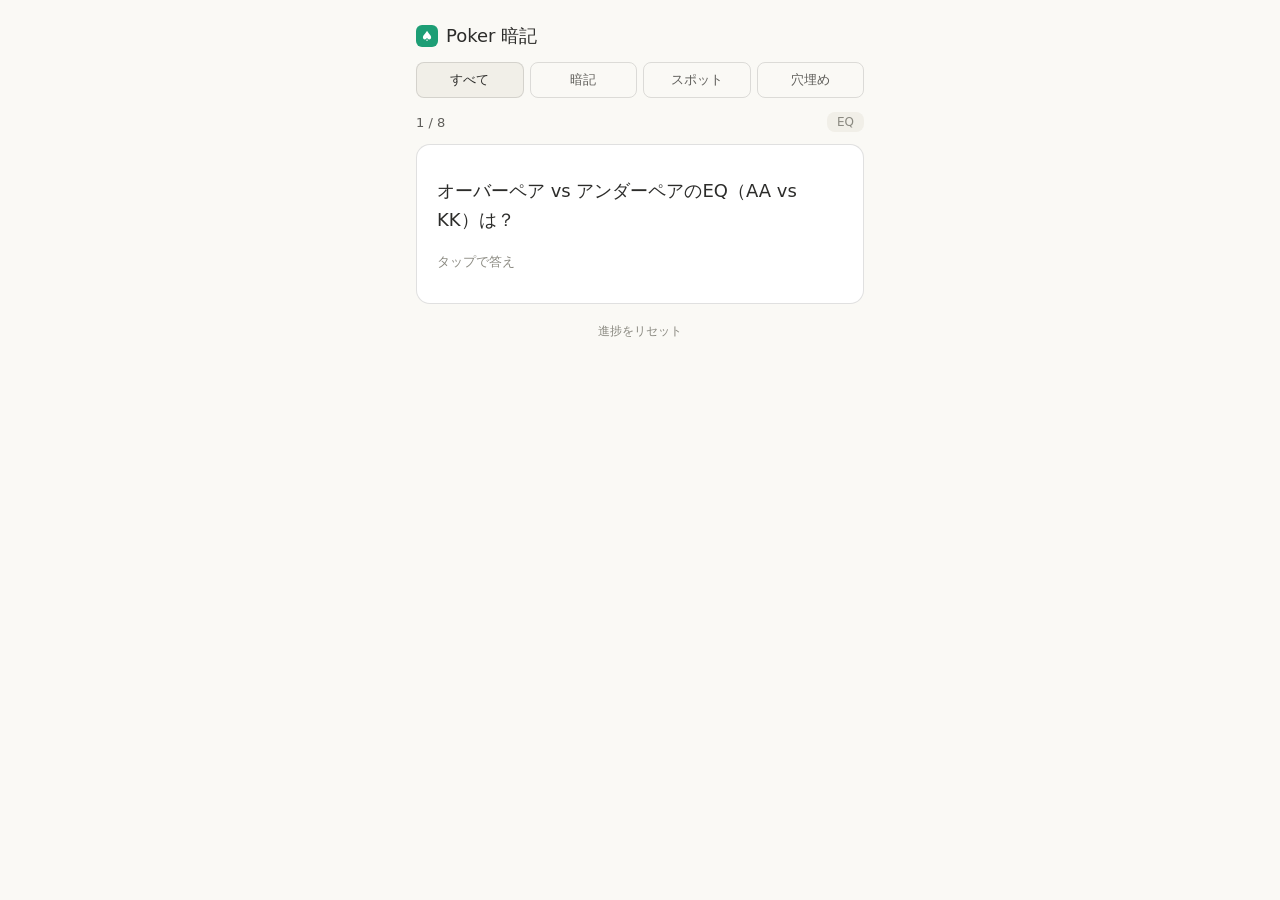
<file: index.html>
<!DOCTYPE html>
<html lang="ja">
<head>
<meta charset="utf-8">
<meta name="viewport" content="width=device-width,initial-scale=1,viewport-fit=cover">
<meta name="apple-mobile-web-app-capable" content="yes">
<meta name="mobile-web-app-capable" content="yes">
<meta name="apple-mobile-web-app-title" content="Poker暗記">
<meta name="apple-mobile-web-app-status-bar-style" content="default">
<meta name="theme-color" content="#1d9e75">
<link rel="apple-touch-icon" href='data:image/svg+xml,<svg xmlns="http://www.w3.org/2000/svg" viewBox="0 0 100 100"><rect width="100" height="100" rx="22" fill="%231d9e75"/><text x="50" y="72" font-size="58" text-anchor="middle" fill="white">&#9824;</text></svg>'>
<link rel="icon" href='data:image/svg+xml,<svg xmlns="http://www.w3.org/2000/svg" viewBox="0 0 100 100"><rect width="100" height="100" rx="22" fill="%231d9e75"/><text x="50" y="72" font-size="58" text-anchor="middle" fill="white">&#9824;</text></svg>'>
<title>Poker 暗記</title>
<style>
:root{
--page:#faf9f5;--bp:#ffffff;--bs:#f1efe8;--tp:#2c2c2a;--ts:#5f5e5a;--tt:#8a8980;
--bd:rgba(0,0,0,0.12);--rmd:8px;--rlg:14px;
--td:#a32d2d;--bgd:#fbeaea;--tw:#854f0b;--bgw:#faeeda;--tk:#0f6e56;--bgk:#e1f5ee;
}
@media(prefers-color-scheme:dark){:root{
--page:#1f1e1c;--bp:#2b2a27;--bs:#37352f;--tp:#f0eee6;--ts:#b4b2a9;--tt:#8a8980;
--bd:rgba(255,255,255,0.14);
--td:#f09595;--bgd:#3a2020;--tw:#efb05a;--bgw:#3a2f18;--tk:#5dcaa5;--bgk:#123a30;
}}
*{box-sizing:border-box;-webkit-tap-highlight-color:transparent;}
body{margin:0;font-family:-apple-system,BlinkMacSystemFont,system-ui,"Hiragino Sans",sans-serif;background:var(--page);color:var(--tp);-webkit-font-smoothing:antialiased;}
.wrap{max-width:480px;margin:0 auto;padding:18px 16px calc(24px + env(safe-area-inset-bottom));}
h1{font-size:18px;font-weight:500;margin:6px 0 14px;display:flex;align-items:center;gap:8px;}
h1 .dot{width:22px;height:22px;border-radius:6px;background:#1d9e75;color:#fff;display:flex;align-items:center;justify-content:center;font-size:14px;}
button{font-family:inherit;cursor:pointer;}
.card{background:var(--bp);border:0.5px solid var(--bd);border-radius:var(--rlg);}
.grade{flex:1;border:0.5px solid var(--bd);border-radius:var(--rmd);padding:14px 4px;font-size:14px;display:flex;flex-direction:column;align-items:center;gap:3px;}
.gsym{font-size:20px;line-height:1;}
.tag{font-size:12px;color:var(--tt);background:var(--bs);padding:3px 10px;border-radius:var(--rmd);}
.metric{flex:1;background:var(--bs);border-radius:var(--rmd);padding:10px;text-align:center;}
.metric .n{font-size:20px;font-weight:500;}
.metric .l{font-size:12px;color:var(--ts);}
.reset{font-size:12px;color:var(--tt);background:none;border:none;}
#modebar{display:flex;gap:6px;margin-bottom:14px;}
.mb{flex:1;padding:8px 4px;font-size:13px;border:0.5px solid var(--bd);border-radius:var(--rmd);background:transparent;color:var(--ts);}
.mb.on{background:var(--bs);color:var(--tp);font-weight:500;}
</style>
</head>
<body>
<div class="wrap">
<h1><span class="dot">&#9824;</span>Poker 暗記</h1>
<div id="modebar"></div>
<div id="app"></div>
<div style="text-align:center;margin-top:16px;"><button class="reset" onclick="pkReset()">進捗をリセット</button></div>
</div>
<script>
(function(){
var CARDS=[
{q:"オーバーペア vs アンダーペアのEQ（AA vs KK）は？",a:"約 80 : 20",tag:"EQ"},
{q:"2オーバー vs アンダーペア（AK vs 22）のEQは？ 通称は？",a:"約 50 : 50（フリップ）",tag:"EQ"},
{q:"2オーバー vs 2アンダーのスーテッドコネクター（AK vs 54s）のEQは？",a:"約 60 : 40",tag:"EQ"},
{q:"ドミネート（AK vs AQ）のEQは？",a:"約 75 : 25",tag:"EQ"},
{q:"2倍4倍の法則とは？",a:"リバーのみ＝アウツ×2 / ターン+リバー＝アウツ×4",tag:"EQ"},
{q:"NLHの全スターティングコンボ数は？",a:"1326",tag:"コンボ"},
{q:"ポケットペア1種のコンボ数は？",a:"6",tag:"コンボ"},
{q:"アンペアハンド1種のコンボ数は？（内訳も）",a:"16（スーテッド4 / オフ12）",tag:"コンボ"},
{q:"ポケットペアのコンボはブロッカーでどう減る？",a:"6 → 1枚で3 → 2枚で1",tag:"コンボ"},
{q:"33%ベットへの適正フォールド頻度は？",a:"約30%",tag:"フロップ"},
{q:"50%ベットへの適正フォールド頻度は？",a:"約40%",tag:"フロップ"},
{q:"75%ベットへの適正フォールド頻度は？",a:"約50%",tag:"フロップ"},
{q:"125%ベットへの適正フォールド頻度は？",a:"約60%",tag:"フロップ"},
{q:"ポット50%ベットの適正VB比は？（ブラフ割合も）",a:"3:1（ブラフ25%）",tag:"VB比"},
{q:"フォールドのEVは？",a:"いかなるスポットでも常に0",tag:"理論"},
{q:"α（必要ブラフ成功率）の式は？",a:"ベット ÷ トータルポット（＝1−MDF）",tag:"理論"},
{q:"MDF（最低ディフェンス頻度）の式は？",a:"ポット ÷(ポット+ベット)＝ 1−α",tag:"理論"},
{q:"ポラライズドレンジとは？",a:"強い手と弱い手の2極（中間はコールに残す）",tag:"レンジ"},
{q:"リニアレンジとは？",a:"強い順に選んだレンジ（形を指す語、ナッツを含むとは限らない）",tag:"レンジ"},
{q:"コンデンスドレンジとは？",a:"中程度だけ（キャップの一部で上下が欠ける）",tag:"レンジ"},
{q:"マージドレンジとは？",a:"強・中・弱を全部（GTOの大部分はこれ）",tag:"レンジ"},
{q:"キャップドレンジとは？",a:"強い手を持っていないレンジ（上限が限られる）",tag:"レンジ"},
{q:"エクイティ（EQ）とは？",a:"その時点でオールインした場合のポットシェア率（≒勝率）",tag:"概念"},
{q:"EQR（エクイティ実現性）とは？",a:"持つEQのうち実際どれだけ実現されるか。オールイン=100%が基準",tag:"概念"},
{q:"インディファレントとは？",a:"複数アクションのEVが等しい状態（＝境界）",tag:"概念"},
{q:"純粋戦略と混合戦略の違いは？",a:"純粋=1アクション100%（最高EV）/ 混合=複数を頻度で（全部同EV）",tag:"概念"},
{q:"ブロッカーとは？",a:"特定のハンドのコンボ数を減らすカード",tag:"概念"},
{q:"ドミネートとは？",a:"1枚共有しキッカーが上（AK vs AQ）。約75:25",tag:"概念"},
{q:"最もアンダーリアライズされやすいハンドの強さは？",a:"中程度のハンド（強い手にペイオフ・弱い手に降りられる板挟み）",tag:"概念"},
{q:"オープンレンジが狭くなる条件は？ なぜ？",a:"後ろの人数が多いほど狭い。強い手への放銃を避けるため",tag:"プリフロップ"},
{q:"オープンサイズを上げると、レンジはどう変わる？",a:"狭くなり、A/Kブロッカー持ち（3bet耐性）に寄る",tag:"プリフロップ"},
{q:"3betの2つの目的は？",a:"スチール（降ろして回収）と、強い手でバリュー",tag:"プリフロップ"},
{q:"3betレンジの広さを決める2要因は？（影響の大小も）",a:"相手のオープン幅（大）と後ろの人数（小）",tag:"プリフロップ"},
{q:"どのポジションからも3betできるハンドは？",a:"AQo+ / KTs+ / JJ+",tag:"プリフロップ"},
{q:"バリュー4bet / ブラフ4betの代表は？",a:"バリュー=QQ+/A5o、ブラフ=AJs〜KTsの4マス（+A5s）",tag:"プリフロップ"},
{q:"BBブラフ3betのスーテッド下限の暗記法は？",a:"UTG=K / HJ=K / CO=Q / BTN=Q / SB=J（〜T）のローs",tag:"プリフロップ"},
{q:"高レイキ環境とアンティ環境、レンジはどう変わる？",a:"高レイキ→タイト・スチール寄り / アンティ→ワイド（特にBB）",tag:"プリフロップ"},
{q:"マルチウェイで控えめ/積極にすべきハンドは？",a:"控えめ=Axs・SC（ドミネート）/ 積極=ポケットペア（セット）",tag:"プリフロップ"},
{q:"CB戦略を予想する3変数は？",a:"①エクイティ/ナッツ優位 ②ダイナミック/スタティック ③ペイオフリスク",tag:"フロップ"},
{q:"エクイティ優位とナッツ優位、それぞれどのCB戦略？",a:"エクイティ優位→レンジベット / ナッツ優位→ポラー（大サイズ）",tag:"フロップ"},
{q:"レンジベットが成立する条件は？",a:"相手にトラッシュハンドが多い（Aハイ/Kハイで成立しやすい）",tag:"フロップ"},
{q:"ポラーCBの発生条件と特徴的なサイズは？",a:"ナッツアドバンテージ。ジオメトリックサイズ（リバーオールインへ）",tag:"フロップ"},
{q:"3betポットCBの型（Aハイ/Kハイ/Q-Jハイ/10以下）は？",a:"20%広く / 33%レンジ / 50%打ち分け / 75%ポラー",tag:"フロップ"},
{q:"3betポットで色なしポケットをどう扱う？",a:"タフコールしない。色あり（セットがクリーン）を優先ディフェンス",tag:"フロップ"},
{q:"ターンのレンジ推定3手順は？",a:"プリフロップレンジ→フロップのアクションで絞る→ターンカードで進展",tag:"ターン"},
{q:"オーバーベットプローブの発生条件は？",a:"chk-chk後、ストレート/フラッシュ/ペア未完成（IPがキャップ）",tag:"ターン"},
{q:"ターンのベットサイズは何を狙って決める？",a:"相手レンジの密度が高い帯をインディファレントにするサイズ",tag:"ターン"},
{q:"「頻度より◯◯を覚える」。◯◯は？ なぜ？",a:"境界（indifferent）。混合戦略の頻度ミスは罰されにくい",tag:"原則"},
{q:"ハンドの強さは何で決まる？",a:"相手のレンジ次第（絶対値でなく相対価値）",tag:"原則"},
{q:"AKQゲームが証明した「ポラーが強い」結論は？",a:"EQ互角でもEVは3倍。ポラー対コンデンスではポジション有利も消滅",tag:"原則"},
{q:"GTOとエクスプロイトの関係は？",a:"GTOは搾取されない盾。リークが見えたら捨ててエクスプロイト",tag:"原則"},
{q:"UTGオープンの境界（下限）ハンドは？",a:"ATo/KJo/QJo（2broadway下限）、ポケ5以下は低頻度、Kxs=K5sまで、A3s=indifferent",tag:"プリフロ境界"},
{q:"HJオープンの境界ハンドは？",a:"A9o、KT/QT/JT=indifferent、ポケ4から、suited下限8xs",tag:"プリフロ境界"},
{q:"COオープンの境界ハンドは？",a:"Axo=A9/A8/A5（A5は飛び地）、2broadwayピュア、suited下限7xs、Q5s",tag:"プリフロ境界"},
{q:"BTNオープンの境界ハンドは？",a:"A3o+、オフ下限9xo、ポケ全ピュア、suited下限6xs、Qxロー全/J5・J4s",tag:"プリフロ境界"},
{q:"A5が飛び地でオープンされる理由は？",a:"ホイール（A2345）で最高キッカー。A6/A7より価値が高い瞬間がある",tag:"プリフロ境界"},
{q:"状況で混ぜる（境界の）3betハンドは？",a:"KJo+/JTs+/Axs/ローポケット（バランス・キャップ回避用）",tag:"プリフロ境界"},
{q:"SBオープンレンジの特徴は？",a:"≒BTN（リンプ頻度あり）。後ろ1人OOPと後ろ2人IPの長短が相殺",tag:"プリフロ境界"},
{q:"BTN vs BB、フロップ A72r（ドライAハイ）。あなたBTN、c-betする？",a:"★争点。GTO/ドラマ=レンジベット肯定。HHP=相手がスロープレイするのでチェックバックして情報を取る。卓が下手に受けるならチェックバック寄り",tag:"スポット"},
{q:"BTN vs BB、King94に33%CB被弾、AJo（バックドアFD付き）。守る？",a:"守る。33%CBの適正フォールドは下位30%。AJoはエースハイで下位30%に入らない。バックドアFD付きなら優先度↑（#11）",tag:"スポット"},
{q:"BTN vs BB、AK5、あなたBTNで5ヒット（ボトムペア）。リバーまでブラフに使う？",a:"使う。5を持つと相手のツーペア/トリップスのコンボが減る＝ブロッカーが優秀。ショーダウンバリューよりブロッカー優先（#15）",tag:"スポット"},
{q:"CO vs BTN 3betポット、K43ツートーン、33%CB被弾、8ポケ（色なし）。コール？",a:"フォールド。色なしポケットはセット時にフラッシュ被りで濁る。色あり優先、色なしはフォールド（#18）",tag:"スポット"},
{q:"BTN vs BB、KJ4r、フロップchk-chk、ターン3c。あなたBB、どうする？",a:"オーバーベットプローブ（250%等）。IPのチェックレンジがキャップ（強い手はCBに回る）。セットがナッツの未完成ボード（#21）",tag:"スポット"},
{q:"後ろにバリ型おじいちゃん（超タイト・3betはAKsのみ）。自分のオープンは？",a:"広げてスチール（降りやすい）。ただし3betされたらオーバーフォールド。limpレイズは降りる（#08）",tag:"スポット"},
{q:"AK vs 22、プリフロでオールイン。EQは？",a:"約50:50（フリップ）。2オーバー vs アンダーペア（#23）",tag:"スポット"},
{q:"マルチウェイ（3人）で A5s。参加する？",a:"控えめに。FD無しのAxsはキッカー上のAxsにドミネートされやすい。マルチウェイはポケットペアの方が向く（#10）",tag:"スポット"},
{q:"レンジ推定：CO vs BTN 3betポット、King94→33%CB→COコール→ターン10s。COのレンジは？（ポケ／2broadwayオフ／2broadways／フロップのフォールド率／ターンの進展）",a:"ポケ=10s以下を等頻度コール / 2broadwayオフ=ほぼ全フォールド / 2broadways=AQs・AJs・KQsがメイン / フロップは約40%フォールド（エクイティ差）/ ターン10sで KTs・T9s=2ペア、QTs・JTs=10ヒット+SDに進展（#19）",tag:"穴埋め"},
{q:"レンジ推定：BTN vs BB SRP、Q94r→50%CB→BBコール→ターン2c。BBの残存レンジは？",a:"50%CBに約40%フォールド→残るのは下限のポケット付近。ペア=4/9/Qヒット、ドロー=KJ/KT/JT（Q-9間SD）+バックドア付きAハイ。ターン2cはブランクで大きな変化なし（クイーンデュースが2ペア化する程度）（#19）",tag:"穴埋め"},
{q:"レンジ推定：UTG vs BB、A73ツートーン→33%CB→BBコール→ターン5h。BBのレンジは？",a:"エクイティ差で約45%フォールド（ハーツ無しのKハイ以下は壊滅）。残る=ハーツ持ちポケット/3ヒット/7ヒット/Aヒット、ドロー=45s/56s/46s（→ターン5hで進展・完成）。KThh等はフラッシュ完成（#19）",tag:"穴埋め"}
];
var KEY='pokerSRS_v1';
var IV={1:1,2:2,3:4,4:8,5:16};
function cid(q){var h=0;for(var i=0;i<q.length;i++)h=(h*31+q.charCodeAt(i))|0;return 'c'+(h>>>0).toString(36);}
CARDS.forEach(function(c){c.id=cid(c.q);});
function load(){try{return JSON.parse(localStorage.getItem(KEY))||{};}catch(e){return {};}}
function save(p){try{localStorage.setItem(KEY,JSON.stringify(p));}catch(e){}}
function tstr(){return new Date().toISOString().slice(0,10);}
function addD(n){var d=new Date();d.setDate(d.getDate()+n);return d.toISOString().slice(0,10);}
var prog=load();
var t=tstr();
var mode=localStorage.getItem('pokerMode')||'all';
function pool(){if(mode==='spot')return CARDS.filter(function(c){return c.tag==='スポット';});if(mode==='fill')return CARDS.filter(function(c){return c.tag==='穴埋め';});if(mode==='memo')return CARDS.filter(function(c){return c.tag!=='スポット'&&c.tag!=='穴埋め';});return CARDS;}
var queue=[],idx=0,showA=false;
function buildQueue(){var P=pool();var due=P.filter(function(c){return prog[c.id]&&prog[c.id].due<=t;});var fresh=P.filter(function(c){return !prog[c.id];}).slice(0,8);queue=due.concat(fresh);idx=0;showA=false;}
function boxes(){var P=pool();var b={};P.forEach(function(c){var r=prog[c.id];var k=r?r.box:0;b[k]=(b[k]||0)+1;});return b;}
window.pkFlip=function(){showA=true;render();};
window.pkGrade=function(g){var c=queue[idx];var r=prog[c.id]||{box:1};var box=r.box||1;if(g===3)box=Math.min(box+1,5);else if(g===1)box=1;prog[c.id]={box:box,due:addD(IV[box])};save(prog);idx++;showA=false;render();};
window.pkReset=function(){if(confirm('進捗をリセットしますか？')){prog={};save(prog);buildQueue();render();}};
window.pkMode=function(m){mode=m;localStorage.setItem('pokerMode',m);buildQueue();renderBar();render();};
function gb(g,label,sym,col,bg){return '<button class="grade" onclick="pkGrade('+g+')" style="background:'+bg+';color:'+col+';"><span class="gsym">'+sym+'</span>'+label+'</button>';}
function renderBar(){
 var modes=[['all','すべて'],['memo','暗記'],['spot','スポット'],['fill','穴埋め']];
 document.getElementById('modebar').innerHTML=modes.map(function(m){return '<button class="mb'+(mode===m[0]?' on':'')+'" onclick="pkMode(\''+m[0]+'\')">'+m[1]+'</button>';}).join('');
}
function render(){
 var fill=mode==='fill';var spot=mode==='spot';
 if(idx>=queue.length){
  var b=boxes();var P=pool();var learning=P.length-(b[0]||0)-(b[5]||0);
  app.innerHTML='<div class="card" style="padding:1.75rem 1.25rem;text-align:center;">'
   +'<div style="font-size:34px;color:var(--tk);margin-bottom:8px;">&#10003;</div>'
   +'<p style="font-size:18px;font-weight:500;margin:0 0 4px;">今日のぶん、完了</p>'
   +'<p style="font-size:14px;color:var(--ts);margin:0 0 16px;">'+queue.length+' 枚やりました</p>'
   +'<div style="display:flex;gap:8px;">'
   +'<div class="metric"><div class="l">定着</div><div class="n">'+(b[5]||0)+'</div></div>'
   +'<div class="metric"><div class="l">学習中</div><div class="n">'+learning+'</div></div>'
   +'<div class="metric"><div class="l">未学習</div><div class="n">'+(b[0]||0)+'</div></div>'
   +'</div></div>';
  return;
 }
 var c=queue[idx];
 var prompt=fill?'考えてからタップ':(spot?'どうする？ 考えてからタップ':'タップで答え');
 var head='<div style="display:flex;justify-content:space-between;align-items:center;margin-bottom:12px;">'
  +'<span style="font-size:13px;color:var(--ts);">'+(idx+1)+' / '+queue.length+'</span>'
  +'<span class="tag">'+(c.tag||'')+'</span></div>';
 if(!showA){
  app.innerHTML=head+'<div class="card" onclick="pkFlip()" style="padding:2rem 1.25rem;min-height:150px;display:flex;flex-direction:column;justify-content:center;">'
   +'<p style="font-size:'+(fill||spot?'17px':'18px')+';line-height:1.6;margin:0;">'+c.q+'</p>'
   +'<p style="font-size:13px;color:var(--tt);margin:18px 0 0;">'+prompt+'</p></div>';
 } else {
  app.innerHTML=head+'<div class="card" style="padding:1.5rem 1.25rem;min-height:150px;">'
   +'<p style="font-size:15px;line-height:1.5;margin:0 0 12px;color:var(--ts);">'+c.q+'</p>'
   +'<div style="border-top:0.5px solid var(--bd);padding-top:14px;"><p style="font-size:'+(fill||spot?'16px':'19px')+';line-height:1.6;margin:0;font-weight:500;">'+c.a+'</p></div></div>'
   +'<div style="display:flex;gap:8px;margin-top:12px;">'
   +gb(1,'忘れた','&#215;','var(--td)','var(--bgd)')
   +gb(2,'微妙','&#8722;','var(--tw)','var(--bgw)')
   +gb(3,'覚えた','&#10003;','var(--tk)','var(--bgk)')
   +'</div>';
 }
}
var app=document.getElementById('app');
buildQueue();renderBar();render();
})();
</script>
</body>
</html>
</file>
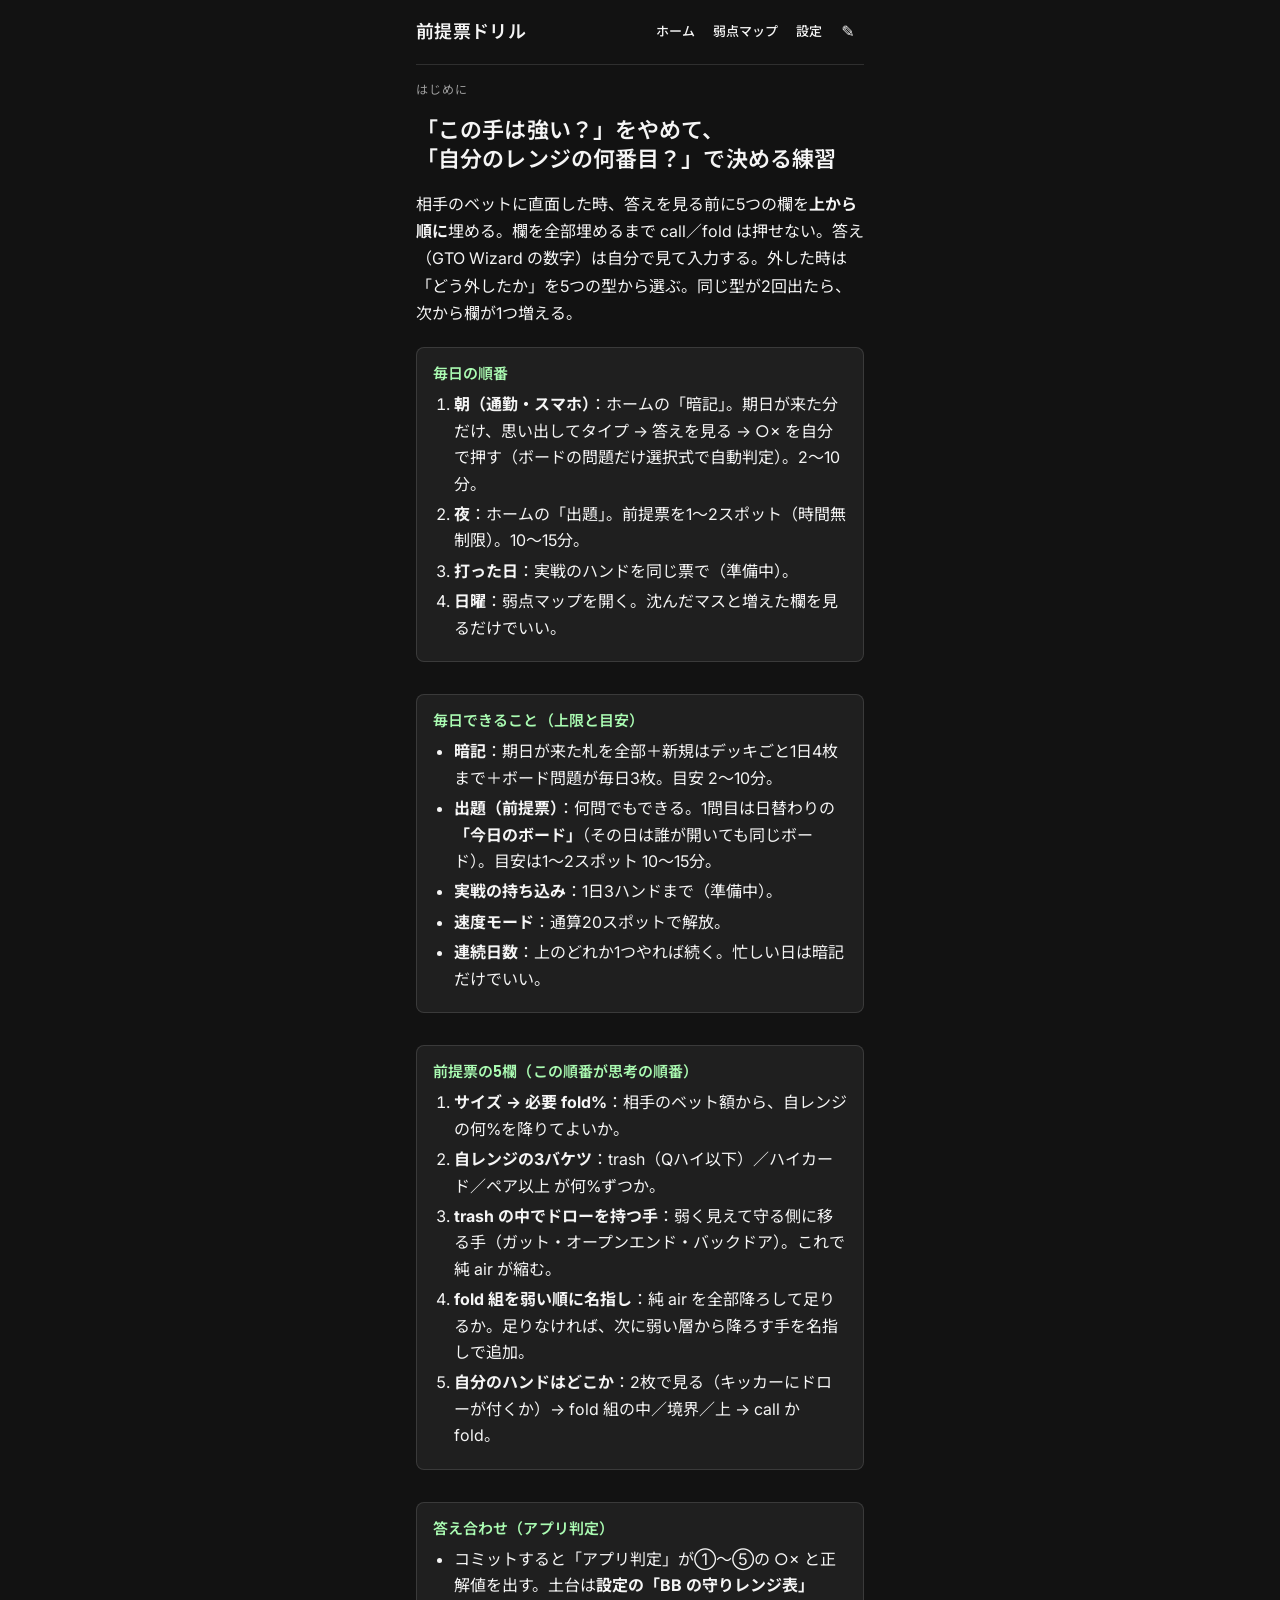
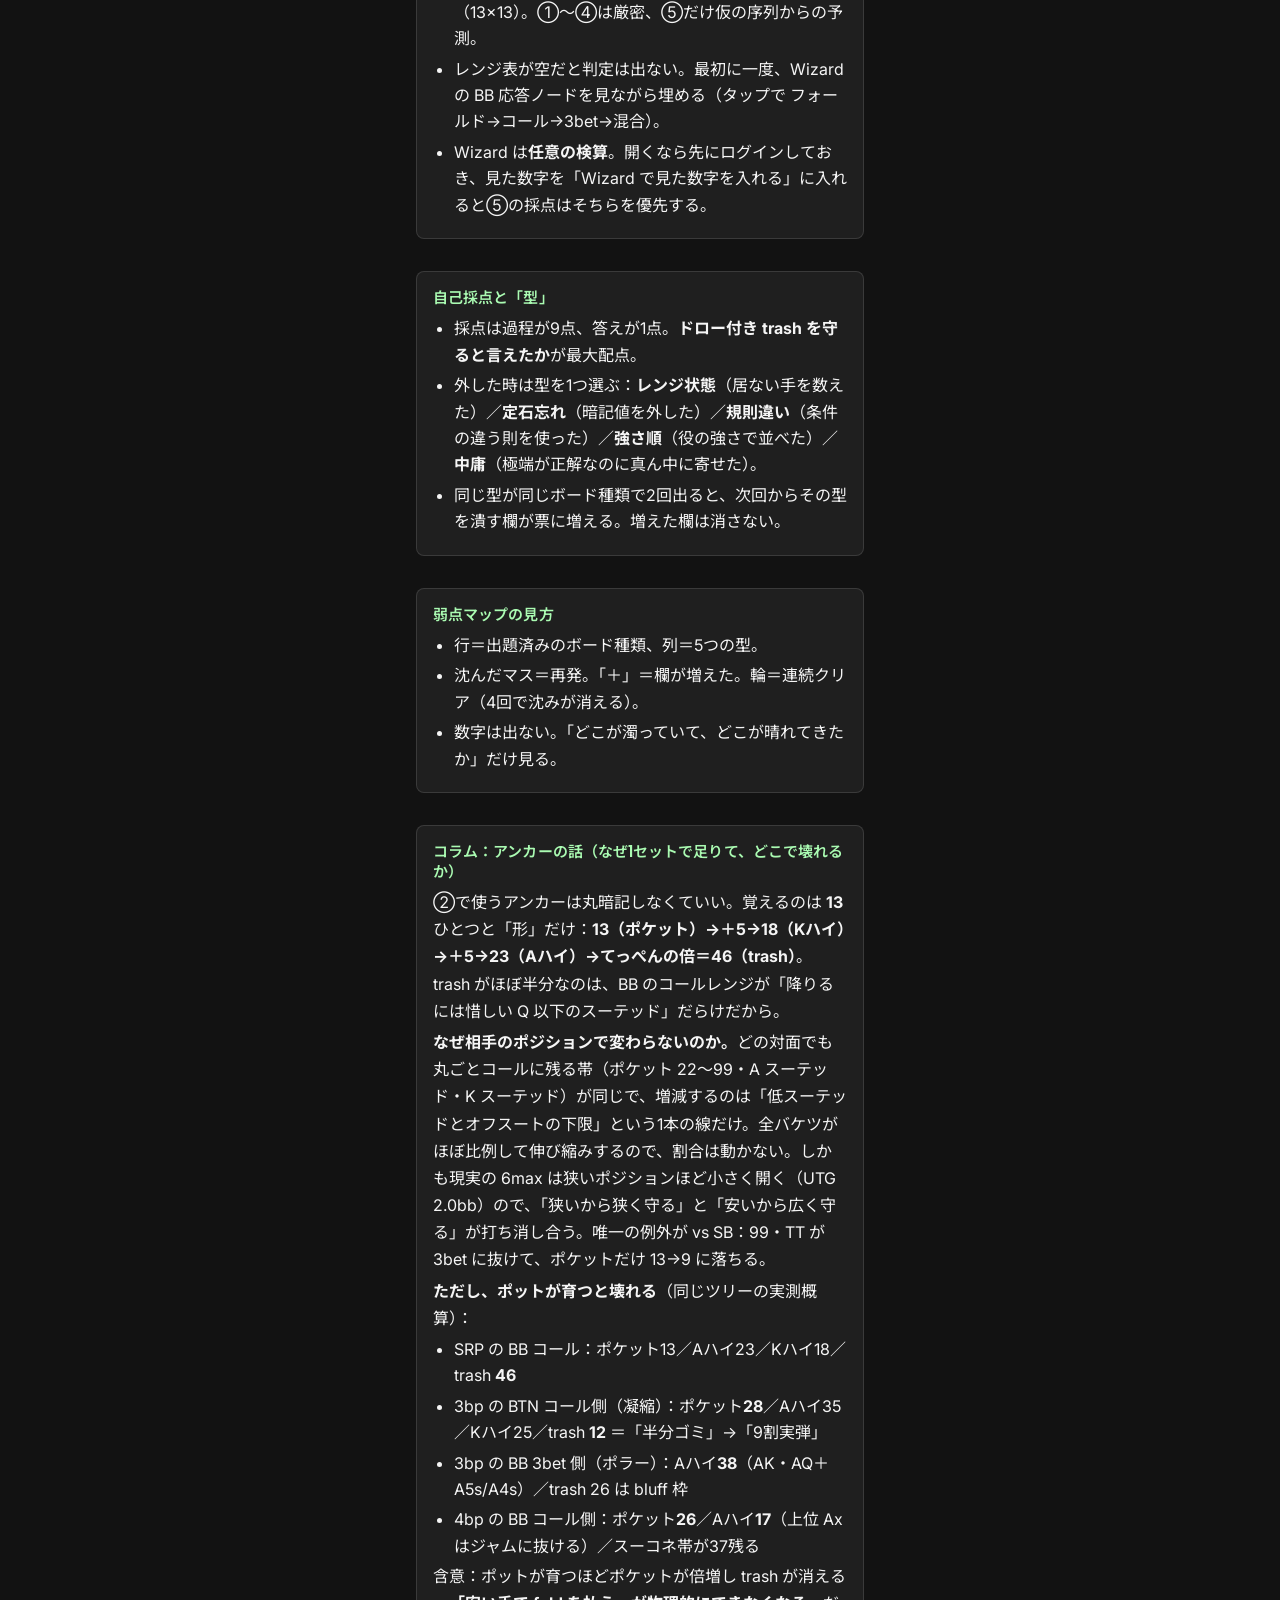
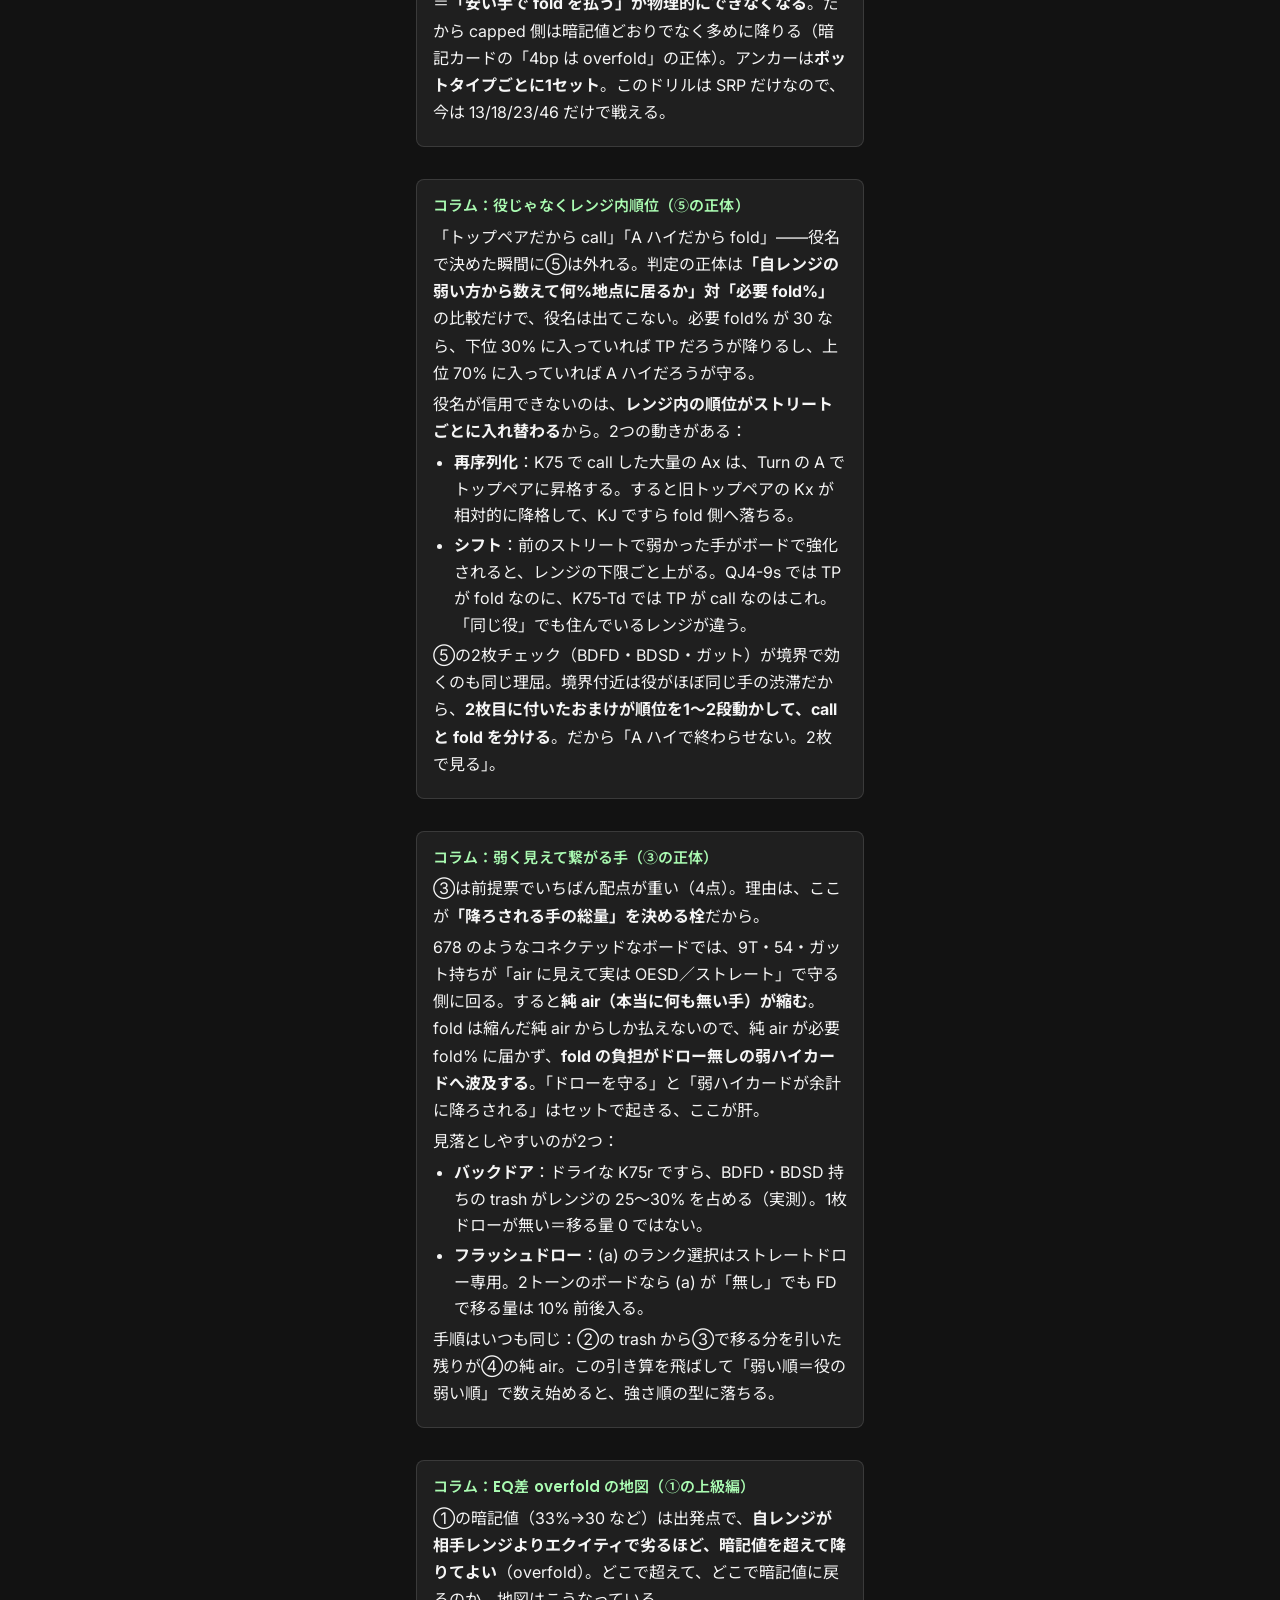
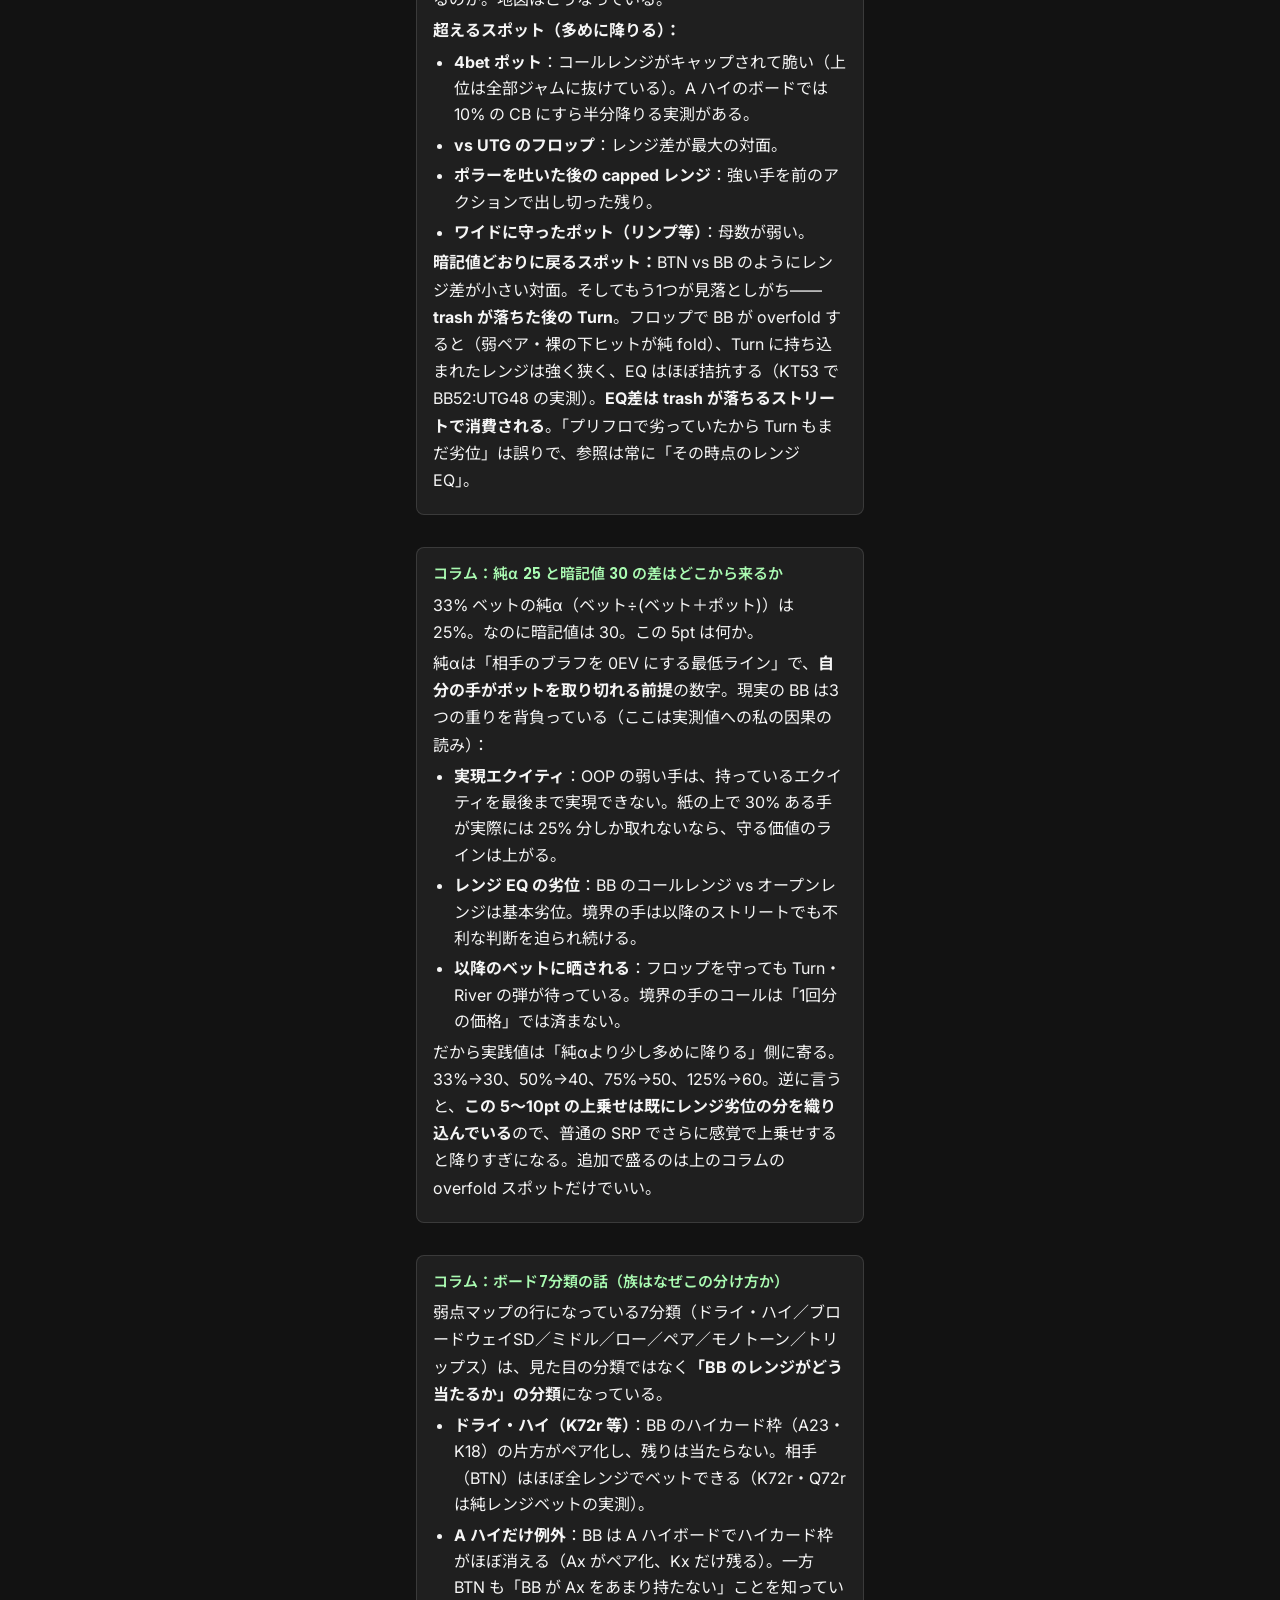
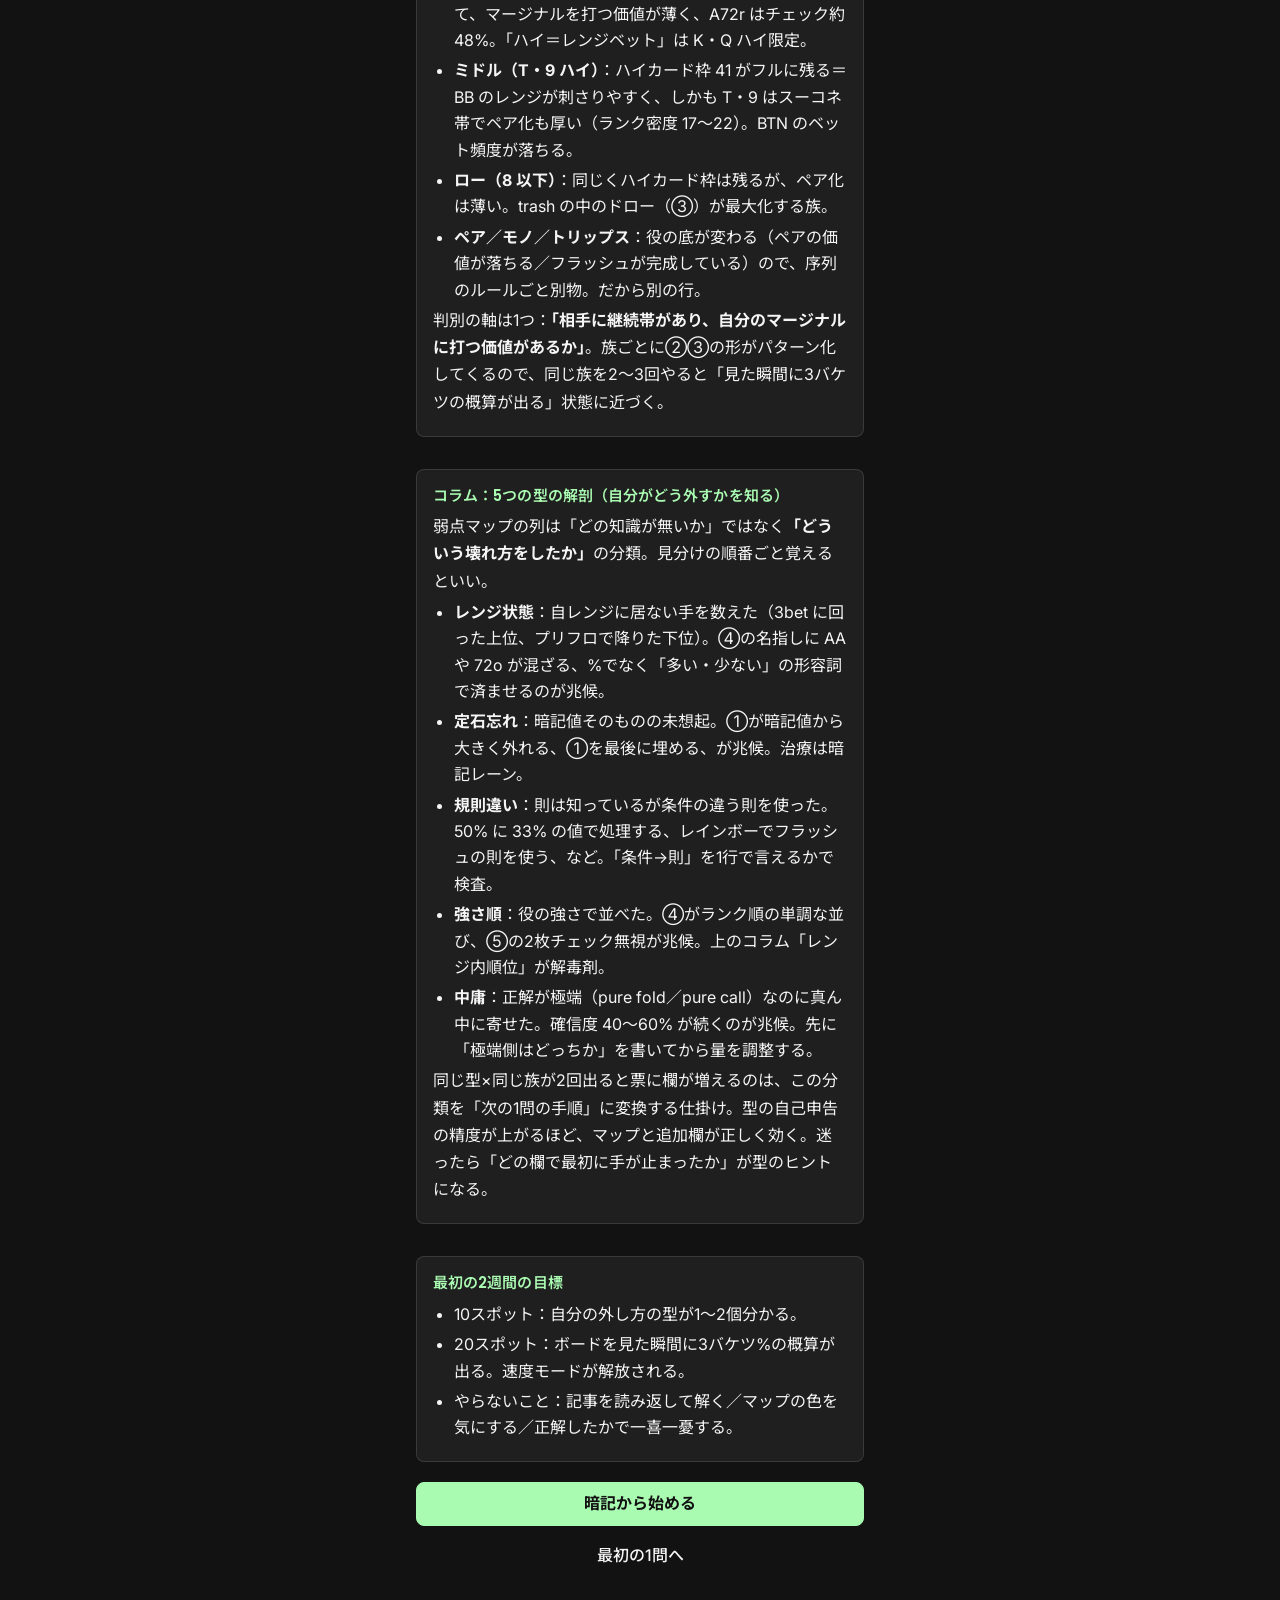
<file: premise-drill/index.html>
<!DOCTYPE html>
<html lang="ja">
<head>
<meta charset="utf-8">
<meta name="viewport" content="width=device-width, initial-scale=1, viewport-fit=cover">
<meta name="color-scheme" content="dark">
<meta name="theme-color" content="#121212">
<meta name="description" content="BB が BTN の CB に直面した場面を、前提票5欄を順に埋めてから判定する訓練フォーム。">
<title>前提票ドリル</title>

<!-- PWA：ホーム画面に追加→スタンドアロン起動・オフライン動作（sw.js はアプリ本体のみキャッシュ） -->
<link rel="manifest" href="manifest.webmanifest">
<link rel="icon" type="image/png" sizes="192x192" href="icons/icon-192.png">
<link rel="apple-touch-icon" href="icons/apple-touch-icon.png">
<meta name="apple-mobile-web-app-capable" content="yes">
<meta name="mobile-web-app-capable" content="yes">
<meta name="apple-mobile-web-app-status-bar-style" content="black-translucent">
<meta name="apple-mobile-web-app-title" content="前提票">

<!-- Google Fonts は1本だけ。取得失敗時は css/tokens.css の font-family フォールバックが効く -->
<link rel="preconnect" href="https://fonts.googleapis.com">
<link rel="preconnect" href="https://fonts.gstatic.com" crossorigin>
<link rel="stylesheet" href="https://fonts.googleapis.com/css2?family=Inter:wght@400;500;600;700&amp;family=Poppins:wght@500;600;700&amp;family=Noto+Sans+JP:wght@400;500;700&amp;display=swap">

<!-- CSS 読込順（SPEC ⑫）：tokens → app → ui-* -->
<link rel="stylesheet" href="css/tokens.css?v=25">
<link rel="stylesheet" href="css/app.css?v=25">
<link rel="stylesheet" href="css/ui-home.css?v=25">
<link rel="stylesheet" href="css/ui-guide.css?v=25">
<link rel="stylesheet" href="css/ui-drill.css?v=25">
<link rel="stylesheet" href="css/ui-truth.css?v=25">
<link rel="stylesheet" href="css/ui-map.css?v=25">
<link rel="stylesheet" href="css/ui-settings.css?v=25">
<link rel="stylesheet" href="css/ui-memo.css?v=25">
</head>
<body data-view="home">
<div class="pd-app">
  <header class="pd-header">
    <h1 class="pd-title">前提票ドリル</h1>
    <nav class="pd-nav" aria-label="画面">
      <button type="button" class="pd-btn pd-btn-ghost" data-go="home">ホーム</button>
      <button type="button" class="pd-btn pd-btn-ghost" data-go="map">弱点マップ</button>
      <button type="button" class="pd-btn pd-btn-ghost" data-go="settings">設定</button>
      <button type="button" class="pd-btn pd-btn-ghost pd-fb-open" data-act="feedback" aria-label="開発コメントを書く">✎</button>
    </nav>
  </header>
  <main id="pd-root"></main>
</div>
<noscript><p class="pd-card">このアプリは JavaScript が必要です。</p></noscript>

<!-- JS 読込順（SPEC ⑫・SPEC-memo ⑦）：util → cards → range-data → range → generator → sheet → wizard → gaps → localjudge → store → judge → memo → ui/* → app -->
<script src="js/util.js?v=25"></script>
<script src="js/cards.js?v=25"></script>
<script src="js/range-data.js?v=25"></script>
<script src="js/range.js?v=25"></script>
<script src="js/generator.js?v=25"></script>
<script src="js/sheet.js?v=25"></script>
<script src="js/wizard.js?v=25"></script>
<script src="js/gaps.js?v=25"></script>
<script src="js/localjudge.js?v=25"></script>
<script src="js/store.js?v=25"></script>
<script src="js/judge.js?v=25"></script>
<script src="js/memo.js?v=25"></script>
<script src="js/ui/memo.js?v=25"></script>
<script src="js/ui/guide.js?v=25"></script>
<script src="js/ui/home.js?v=25"></script>
<script src="js/ui/drill.js?v=25"></script>
<script src="js/ui/truth.js?v=25"></script>
<script src="js/ui/map.js?v=25"></script>
<script src="js/ui/settings.js?v=25"></script>
<script src="js/app.js?v=25"></script>
<script>
// service worker 登録（https / localhost のみ。file:// では何もしない）
if ('serviceWorker' in navigator && (location.protocol === 'https:' || location.hostname === 'localhost')) {
  window.addEventListener('load', function () {
    navigator.serviceWorker.register('sw.js', { updateViaCache: 'none' }).catch(function () { /* 登録失敗はアプリ動作に影響しない */ });
  });
}
</script>
</body>
</html>
</file>
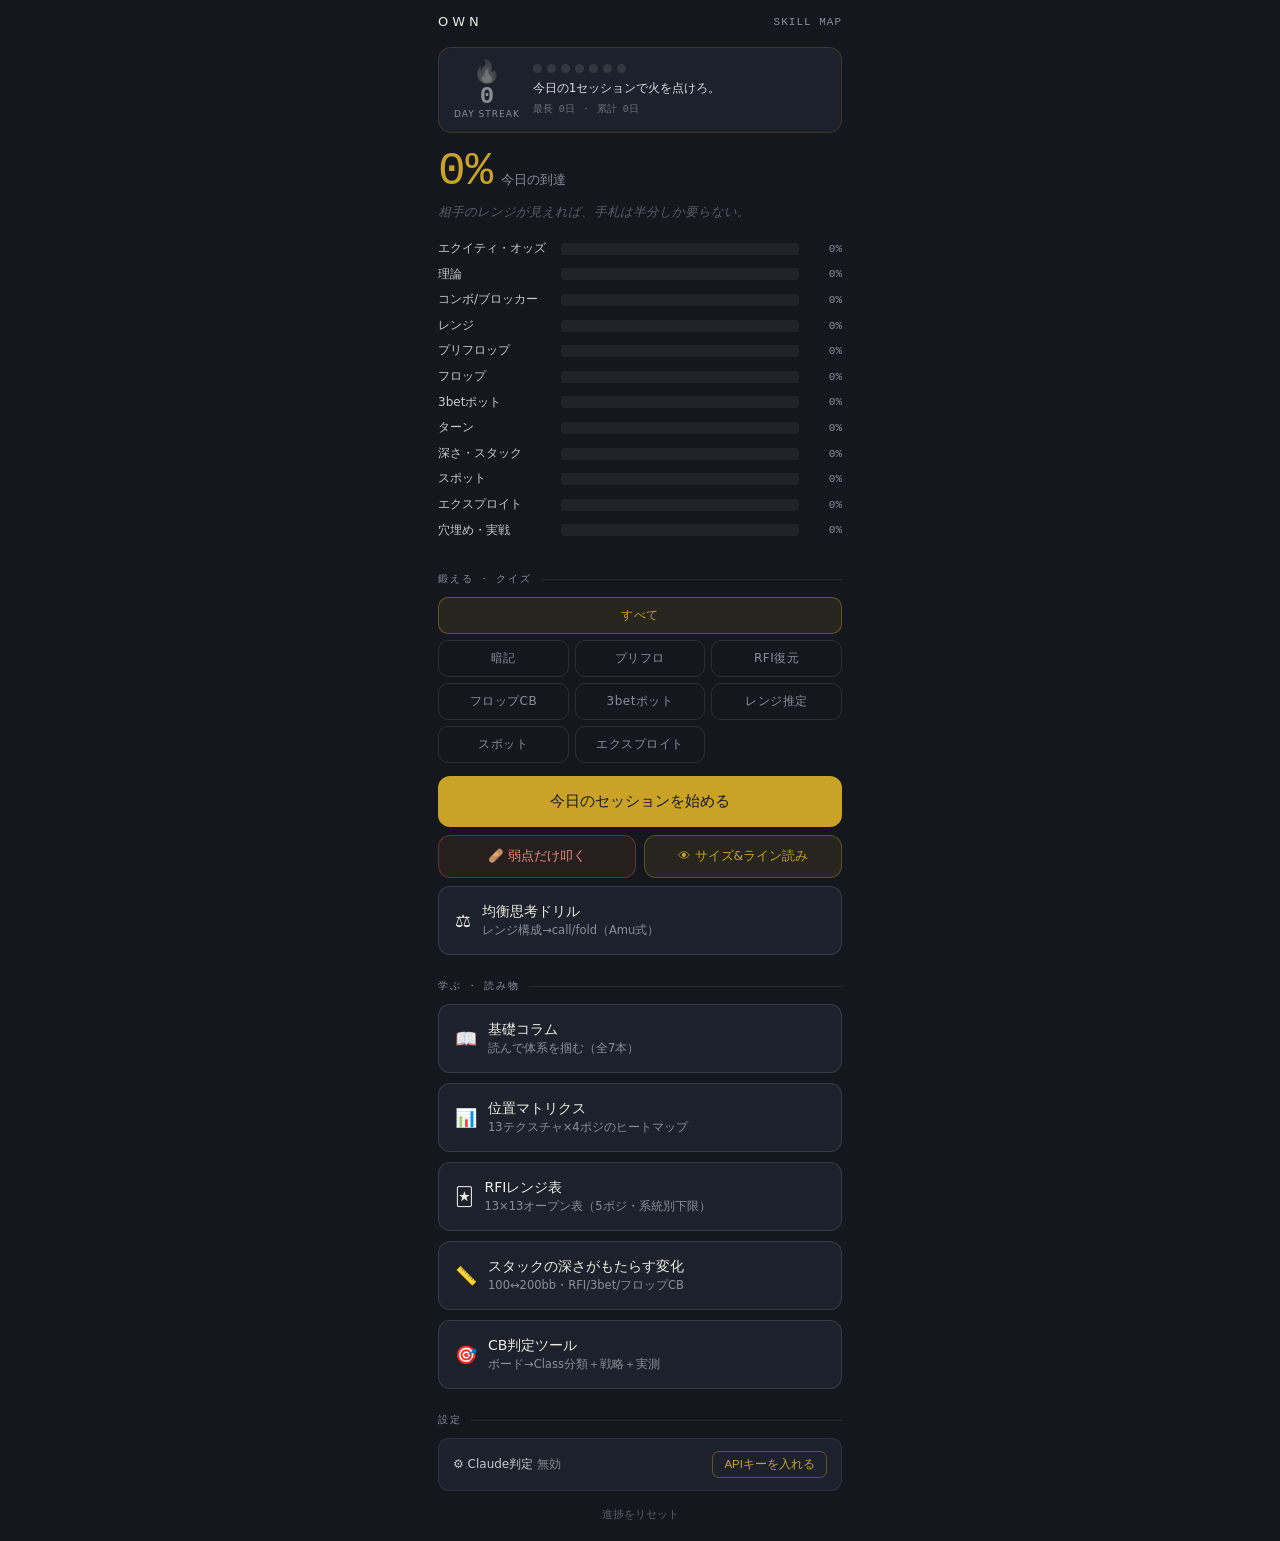
<file: own.html>
<!DOCTYPE html>
<html lang="ja">
<head>
<meta charset="utf-8">
<meta name="viewport" content="width=device-width,initial-scale=1,maximum-scale=1,viewport-fit=cover">
<meta name="apple-mobile-web-app-capable" content="yes">
<meta name="mobile-web-app-capable" content="yes">
<meta name="apple-mobile-web-app-title" content="Own">
<meta name="apple-mobile-web-app-status-bar-style" content="black-translucent">
<meta name="theme-color" content="#14171e">
<link rel="apple-touch-icon" href='data:image/svg+xml,<svg xmlns="http://www.w3.org/2000/svg" viewBox="0 0 100 100"><rect width="100" height="100" rx="22" fill="%2314171e"/><text x="50" y="69" font-size="44" text-anchor="middle" fill="%23C9A227" font-family="Georgia,serif">O</text></svg>'>
<link rel="icon" href='data:image/svg+xml,<svg xmlns="http://www.w3.org/2000/svg" viewBox="0 0 100 100"><rect width="100" height="100" rx="22" fill="%2314171e"/><text x="50" y="69" font-size="44" text-anchor="middle" fill="%23C9A227" font-family="Georgia,serif">O</text></svg>'>
<title>Own</title>
<style>
:root{--ink:#14171e;--surf:#1d212b;--text:#ECEAE3;--muted:#8b8e97;--dim:#5a5d65;--gold:#C9A227;--teal:#3AA088;--coral:#D9603F;--mono:ui-monospace,Menlo,monospace;--serif:Georgia,"Hiragino Mincho ProN",serif;}
*{box-sizing:border-box;-webkit-tap-highlight-color:transparent;}
html,body{margin:0;height:100%;background:var(--ink);overscroll-behavior:none;}
body{font-family:-apple-system,BlinkMacSystemFont,system-ui,"Hiragino Sans",sans-serif;color:var(--text);-webkit-font-smoothing:antialiased;}
#root{max-width:440px;margin:0 auto;min-height:100%;display:flex;flex-direction:column;padding:calc(14px + env(safe-area-inset-top)) 18px calc(18px + env(safe-area-inset-bottom));}
.wm{font-size:13px;letter-spacing:4px;font-weight:500;color:var(--text);}
.mono{font-family:var(--mono);}
.btn{font-family:inherit;cursor:pointer;border-radius:12px;border:0.5px solid rgba(255,255,255,.12);background:transparent;color:var(--text);}
.btn:focus-visible{outline:2px solid var(--gold);outline-offset:2px;}
.chip{flex:1 1 28%;padding:9px 4px;font-size:12px;letter-spacing:.5px;border-radius:10px;border:0.5px solid rgba(255,255,255,.1);background:transparent;color:var(--muted);font-family:inherit;}
.sect-label{font-size:10px;letter-spacing:2px;color:var(--muted);text-transform:uppercase;margin:24px 0 11px;display:flex;align-items:center;gap:9px;}
.sect-label::after{content:'';flex:1;height:.5px;background:rgba(255,255,255,.08);}
.chip.on{background:rgba(201,162,39,.1);border-color:rgba(201,162,39,.4);color:var(--gold);}
.fcard{background:var(--surf);border:0.5px solid rgba(255,255,255,.07);border-radius:20px;padding:26px 22px;display:flex;flex-direction:column;cursor:pointer;will-change:transform;touch-action:pan-y;-webkit-tap-highlight-color:transparent;user-select:none;animation:cardin .26s cubic-bezier(.2,.8,.2,1);}
.fcard:active{transform:scale(.985);}
@keyframes cardin{from{opacity:0;transform:translateY(10px) scale(.98);}to{opacity:1;transform:none;}}
.gbtn{flex:1;padding:16px;font-size:15px;font-weight:600;border-radius:14px;font-family:inherit;border:none;transition:transform .1s;}
.gbtn:active{transform:scale(.95);}
.col .csec{font-size:15px;font-family:var(--serif);color:var(--gold);margin:22px 0 8px;}
.col p{margin:0 0 12px;}
.col b{color:var(--text);font-weight:600;}
.col ul{margin:0 0 12px;padding-left:18px;}
.col li{margin-bottom:7px;}
.ckey{color:var(--gold);font-weight:600;}
@media(prefers-reduced-motion:reduce){*{transition:none!important;animation:none!important;}}
</style>
</head>
<body>
<div id="root"></div>
<script>
(function(){
var CARDS=[
{q:"【深さ】200bbでRFIのサイズ・幅はどう変わる？",a:"サイズが2.5bbに統一UP（UTG/HJ 2→2.5、CO 2.3→2.5、BTN/SBは据置）。幅も全ポジ広がる（特にBTN 42→47.5%）。深いほど大きく・広く開く。",tag:"深さ"},
{q:"【深さ】200bbでSBのオープンはどう変わる？",a:"リンプを完全に捨てて純レイズ化。100bb=37.5%+リンプ11% → 200bb=43.3%純レイズ・リンプ消滅。",tag:"深さ"},
{q:"【深さ】200bbで5bet(BB vs BTN4bet)はどう変わる？",a:"オールインジャム→『75bbへのサイズドレイズ』が主役に。100bb=純ジャム31.4% → 200bb=Raise75 19.7%＋ジャム8.1%。深いとコミットの代償が上がりサイズドで継続。",tag:"深さ"},
{q:"【深さ】200bbで3bet/4betの各レベルに共通する変化は？",a:"フラット(コール)が増える。BTNが3betを28.6%コール(vs 17.1)。深いほどポストフロップを戦う余地を残す＝ツリーがジャム決着→コール/サイズド継続へ降温(de-escalation)。",tag:"深さ"},
{q:"【深さ】200bbのフロップCBの一番大きな変化は？(一語で)",a:"圧縮(compression)。100bbで0.5〜50%とバラついたCB頻度が200bbでは約27〜60%に収束。ドライなボードを打つエッジが消える(K72r 0.5→27.2、KQJ 10→49)。",tag:"深さ"},
{q:"【深さ】「ドライなKハイ＝純レンジベット」は200bbでも成立する？",a:"しない＝100bb・IP限定の現象。K72r HJは100bb 0.5%チェック→200bb 27.2%チェック＋サイズも50%主体に上昇。高SPRで小サイズのレンジベットが機能しない。",tag:"深さ"},
{q:"【深さ】深さの効果はIPとOOPどちらに強く出る？",a:"ほぼIP現象。OOP(SB)は100bbで既にチェック天井に近く小動。結果、ドライなハイボードはIP↔OOPが収束(KQJ 55点差→8点差)、ウェット/ペアはOOPが純チェック化(976 OOP91)。",tag:"深さ"},
{q:"【深さ】200bbの一言サマリーは？",a:"de-escalation(降温)。高SPRでコミットの代償が上がり、プリフロもポストフロップも温度が下がる＝フラット増・サイズド5bet・チェック増。",tag:"深さ"},
{q:"HHP『ライブで$100k+を生むのは戦略でなく何か』の核心は？",a:"相手の行動パターンを観察し、その論理的帰結を次の手に持ち越して『搾取する』能力。what(何をすべきか)の暗記でなくwhy(なぜ)を理解し、相手がwhyの前提を壊したら逸脱する。プリセット戦略は無限の局面で破綻。『Be water』『better questions, not better answers』。(出典 ko62oOOAf_Q)",tag:"概念"},
{q:"HHPが繰り返す『プロとレクを分ける思考の型』とは？(複数動画の核)",a:"毎回これを反復する：①全選択肢を検討(チェック/スモール/ラージ)②相手のレンジ全体を絞る③サイズをその答え(目的)に合わせる。最大の欠陥＝アクションを先に決めて理由を後付けする癖。情報の多さより『思考の順序』。SPRも常に意識。相手レンジを起点に逆算できるかがプロとレクの差。(出典 gc7faxBVjm8/S7eq8103TDg/J3yglo9-yqI/naH4gsjaw3E/9xSyYuvqhKQ/vsSFecrDrb0/wdLX7cybJvs)",tag:"概念"},
{q:"HHP『成功を決めるのは才能でなく何か』＋ステークスUP時の罠＋私設ゲームで座り続けるには？",a:"成功要因＝①即座に適応する力②自己認識③圧倒的な作業量(知性や才能でなく)。ステークスUPで落ちる3罠＝相手を過大評価/マネーに脳を侵される/基礎を忘れる→処方箋は『反復可能な思考プロセスの維持』。私設ゲームで招かれ続けるには戦略の巧拙より信頼性・社交性・長期EV優先の振る舞い。(出典 3jOGVipw2jQ/hb5V55q-tTU/54_fyaJpMw8)",tag:"概念"},
{q:"オーバーペア vs アンダーペアのEQ（AA vs KK）は？",a:"約 80 : 20",tag:"EQ"},
{q:"2オーバー vs アンダーペア（AK vs 22）のEQは？ 通称は？",a:"約 50 : 50（フリップ）",tag:"EQ"},
{q:"2オーバー vs 2アンダーのSC（AK vs 54s）のEQは？",a:"約 60 : 40",tag:"EQ"},
{q:"ドミネート（AK vs AQ）のEQは？",a:"約 75 : 25",tag:"EQ"},
{q:"2倍4倍の法則とは？",a:"リバーのみ＝アウツ×2 / ターン+リバー＝アウツ×4",tag:"EQ"},
{q:"NLHの全スターティングコンボ数は？",a:"1326",tag:"コンボ"},
{q:"ポケットペア1種のコンボ数は？",a:"6",tag:"コンボ"},
{q:"アンペアハンド1種のコンボ数は？（内訳も）",a:"16（スーテッド4 / オフ12）",tag:"コンボ"},
{q:"ポケットペアのコンボはブロッカーでどう減る？",a:"6 → 1枚で3 → 2枚で1",tag:"コンボ"},
{q:"33%ベットへの適正フォールド頻度は？",a:"約30%",tag:"フロップ"},
{q:"50%ベットへの適正フォールド頻度は？",a:"約40%",tag:"フロップ"},
{q:"75%ベットへの適正フォールド頻度は？",a:"約50%",tag:"フロップ"},
{q:"125%ベットへの適正フォールド頻度は？",a:"約60%",tag:"フロップ"},
{q:"ポット50%ベットの適正VB比は？（ブラフ割合も）",a:"3:1（ブラフ25%）",tag:"VB比"},
{q:"フォールドのEVは？",a:"いかなるスポットでも常に0",tag:"理論"},
{q:"α（必要ブラフ成功率）の式は？",a:"ベット ÷ トータルポット（＝1−MDF）",tag:"理論"},
{q:"MDF（最低ディフェンス頻度）の式は？",a:"ポット ÷(ポット+ベット)＝ 1−α",tag:"理論"},
{q:"ポラライズドレンジとは？",a:"強いハンドと弱いハンドの2極（中間はコールに残す）",tag:"レンジ"},
{q:"リニアレンジとは？",a:"強い順に選んだレンジ（形を指す語、ナッツを含むとは限らない）",tag:"レンジ"},
{q:"コンデンスドレンジとは？",a:"中程度だけ（キャップの一部で上下が欠ける）",tag:"レンジ"},
{q:"マージドレンジとは？",a:"強・中・弱を全部（GTOの大部分はこれ）",tag:"レンジ"},
{q:"キャップドレンジとは？",a:"強いハンドを持っていないレンジ（上限が限られる）",tag:"レンジ"},
{q:"エクイティ（EQ）とは？",a:"その時点でオールインした場合のポットシェア率（≒勝率）",tag:"概念"},
{q:"EQR（エクイティ実現性）とは？",a:"持つEQのうち実際どれだけ実現されるか。オールイン=100%が基準",tag:"概念"},
{q:"インディファレントとは？",a:"複数アクションのEVが等しい状態（＝境界）",tag:"概念"},
{q:"純粋戦略と混合戦略の違いは？",a:"純粋=1アクション100%（最高EV）/ 混合=複数を頻度で（全部同EV）",tag:"概念"},
{q:"ブロッカーとは？",a:"特定のハンドのコンボ数を減らすカード",tag:"概念"},
{q:"ドミネートとは？",a:"1枚共有しキッカーが上（AK vs AQ）。約75:25",tag:"概念"},
{q:"最もアンダーリアライズされやすいハンドの強さは？",a:"中程度のハンド（強いハンドにペイオフ・弱いハンドに降りられる板挟み）",tag:"概念"},
{q:"オープンレンジが狭くなる条件は？ なぜ？",a:"後ろの人数が多いほど狭い。強いハンドへの放銃を避けるため",tag:"プリフロップ"},
{q:"オープンサイズを上げると、レンジはどう変わる？",a:"狭くなり、A/Kブロッカー持ち（3bet耐性）に寄る",tag:"プリフロップ"},
{q:"3betの2つの目的は？",a:"スチール（降ろして回収）と、強いハンドでバリュー",tag:"プリフロップ"},
{q:"3betレンジの広さを決める2要因は？（影響の大小も）",a:"相手のオープン幅（大）と後ろの人数（小）",tag:"プリフロップ"},
{q:"どのポジションからも3betできるハンドは？",a:"AQo+ / KTs+ / JJ+",tag:"プリフロップ"},
{q:"バリュー4bet / ブラフ4betの代表は？",a:"バリュー=QQ+/A5o、ブラフ=AJs〜KTsの4マス（+A5s）",tag:"プリフロップ"},
{q:"BBブラフ3betのスーテッド下限の暗記法は？",a:"UTG=K / HJ=K / CO=Q / BTN=Q / SB=J（〜T）のローs",tag:"プリフロップ"},
{q:"高レイキ環境とアンティ環境、レンジはどう変わる？",a:"高レイキ→タイト・スチール寄り / アンティ→ワイド（特にBB）",tag:"プリフロップ"},
{q:"マルチウェイで控えめ/積極にすべきハンドは？",a:"控えめ=Axs・SC（ドミネート）/ 積極=ポケットペア（セット）",tag:"プリフロップ"},
{q:"CB戦略を予想する3変数は？",a:"①エクイティ/ナッツ優位 ②ダイナミック/スタティック ③ペイオフリスク",tag:"フロップ"},
{q:"エクイティ優位とナッツ優位、それぞれどのCB戦略？",a:"エクイティ優位→レンジベット / ナッツ優位→ポラー（大サイズ）",tag:"フロップ"},
{q:"レンジベットが成立する条件は？",a:"相手にトラッシュハンドが多い（Aハイ/Kハイで成立しやすい）",tag:"フロップ"},
{q:"ポラーCBの発生条件と特徴的なサイズは？",a:"ナッツアドバンテージ。ジオメトリックサイズ（リバーオールインへ）",tag:"フロップ"},
{q:"3betポットCBの型（Aハイ/Kハイ/Q-Jハイ/10以下）は？",a:"20%広く / 33%レンジ / 50%打ち分け / 75%ポラー",tag:"フロップ"},
{q:"3betポットで色なしポケットをどう扱う？",a:"タフコールしない。色あり（セットがクリーン）を優先ディフェンス",tag:"フロップ"},
{q:"ターンのレンジ推定3手順は？",a:"プリフロップレンジ→フロップのアクションで絞る→ターンカードで進展",tag:"ターン"},
{q:"オーバーベットプローブの発生条件は？",a:"chk-chk後、ストレート/フラッシュ/ペア未完成（IPがキャップ）",tag:"ターン"},
{q:"ターンのベットサイズは何を狙って決める？",a:"相手レンジの密度が高い帯をインディファレントにするサイズ",tag:"ターン"},
{q:"「頻度より◯◯を覚える」。◯◯は？ なぜ？",a:"境界（indifferent）。混合戦略の頻度ミスは罰されにくい",tag:"原則"},
{q:"ハンドの強さは何で決まる？",a:"相手のレンジ次第（絶対値でなく相対価値）",tag:"原則"},
{q:"AKQゲームが証明した「ポラーが強い」結論は？",a:"EQ互角でもEVは3倍。ポラー対コンデンスではポジション有利も消滅",tag:"原則"},
{q:"GTOとエクスプロイトの関係は？",a:"GTOは搾取されない盾。リークが見えたら捨ててエクスプロイト",tag:"原則"},
{q:"UTGオープンの境界（下限）ハンドは？",a:"ATo/KJo/QJo、ポケ5以下は低頻度、Kxs=K5sまで、A3s=indifferent",tag:"境界"},
{q:"HJオープンの境界ハンドは？",a:"A9o、KT/QT/JT=indifferent、ポケ4から、suited下限8xs",tag:"境界"},
{q:"COオープンの境界ハンドは？",a:"Axo=A9/A8/A5（A5は飛び地）、2broadwayピュア、suited下限7xs、Q5s",tag:"境界"},
{q:"BTNオープンの境界ハンドは？",a:"A3o+、オフ下限9xo、ポケ全ピュア、suited下限6xs、Qxロー全/J5・J4s",tag:"境界"},
{q:"A5が飛び地でオープンされる理由は？",a:"ホイール（A2345）で最高キッカー。A6/A7より価値が高い瞬間がある",tag:"境界"},
{q:"状況で混ぜる（境界の）3betハンドは？",a:"KJo+/JTs+/Axs/ローポケット（バランス・キャップ回避用）",tag:"境界"},
{q:"SBオープンレンジの特徴は？",a:"≒BTN（リンプ頻度あり）。後ろ1人OOPと後ろ2人IPの長短が相殺",tag:"境界"},
{q:"BTN vs BB（100bb）、フロップ A72r。あなたBTN、c-betする？",a:"★争点。GTO/ドラマ=レンジベット肯定。HHP=相手のスロープレイを読んでチェックバック",tag:"スポット",board:"As7h2c"},
{q:"BTN vs BB（100bb）、K94二色(ハート2枚)に33%CB被弾、AhJo（BDFD付き）。守る？",a:"守る。33%CBの適正フォールドは下位30%。AJoはエースハイ＋バックドアで下位30%に入らない",tag:"スポット",board:"Kh9h4c"},
{q:"BTN vs BB（100bb）、AK5レインボー、あなたBTNで5ヒット。リバーまでブラフに使う？",a:"使う。5を持つと相手のツーペア/トリップスのコンボが減る＝ブロッカーが優秀",tag:"スポット",board:"AsKh5c"},
{q:"CO vs BTN 3betポット（100bb）、K43ツートーン(ハート2枚)、33%CB、8ポケ（色なし）。コール？",a:"フォールド。色なしポケットはセット時にフラッシュ被りで濁る。色あり優先",tag:"スポット",board:"Ks4h3h"},
{q:"BTN vs BB（100bb）、KJ4r、フロップchk-chk、ターン3c。あなたBB、どうする？",a:"オーバーベットプローブ。IPのチェックレンジがキャップ。セットがナッツの未完成ボード",tag:"スポット",board:"KhJs4d"},
{q:"後ろにバリ型おじいちゃん（超タイト・3bet=AKsのみ）。自分のオープンは？",a:"広げてスチール。ただし3betされたらオーバーフォールド。limpレイズは降りる",tag:"スポット"},
{q:"AK vs 22、プリフロでオールイン。EQは？",a:"約50:50（フリップ）。2オーバー vs アンダーペア",tag:"スポット"},
{q:"マルチウェイ（3人）で A5s。参加する？",a:"控えめに。FD無しのAxsはドミネートされやすい。ポケットペアの方が向く",tag:"スポット"}
];
var FILLS=[
{board:"Kh9c4dTs",sc:"CO vs BTN 3betポット・K94 → BTN 33%CB → CO コール → ターン 10s。COの残存レンジを推定。",steps:[
{q:"プリフロップで CO がコールしているポケットは？",a:"10s以下を等頻度でコール"},
{q:"2broadway オフスートは？",a:"ほぼ全てフォールド済み"},
{q:"2broadway スーテッドは？",a:"AQs・AJs・KQs がメイン体"},
{q:"フロップ 33%CB に何%フォールド？",a:"約40%（エクイティ差で標準30%より多め）"},
{q:"ターン 10s で進展したハンドは？",a:"KTs・T9s＝2ペア / QTs・JTs＝10ヒット+ストレートドロー"}]},
{board:"Qs9h4d2c",sc:"BTN vs BB SRP・Q94r → BTN 50%CB → BB コール → ターン 2c。BBの残存レンジを推定。",steps:[
{q:"50%CB に何%フォールド？",a:"約40%。残るのは下限のポケット付近"},
{q:"残るペア系は？",a:"4ヒット / 9ヒット / Qヒット"},
{q:"残るドローは？",a:"KJ/KT/JT（Q-9間のSD）+ バックドアFD付きAハイ"},
{q:"ターン 2c の影響は？",a:"ブランク。大きな変化なし（Q2sが2ペア化する程度）"}]},
{board:"As7h3h5h",sc:"UTG vs BB・A73ツートーン → UTG 33%CB → BB コール → ターン 5h。BBの残存レンジを推定。",steps:[
{q:"33%CB に何%フォールド？",a:"約45%（UTGが強くエクイティ差大）"},
{q:"壊滅するハンドは？",a:"ハーツ無しのKハイ以下はほぼ全フォールド"},
{q:"残るペアは？",a:"ハーツ持ちポケット / 3ヒット / 7ヒット / Aヒット"},
{q:"残るドローは？",a:"45s/56s/46s（ガッショ→ターン5hで進展）"},
{q:"ターン 5h で完成したハンドは？",a:"KThh等のフラッシュ"}]},
{tag:"プリフロ暗記",sc:"UTG（アーリー）のRFI下限【系統別】",steps:[{q:"レイズ頻度とペアの下限は？",a:"17.6%(2bb)。77+純open、66-22は混合。最タイト＝レンジ優位が濃く、フロップ純レンジベットの土台"},{q:"スーテッドの系統別下限は？(Ax/Kx/Qx/Jx/Tx/SC)",a:"Axs=全域(A2sのみ混合)。Kxs=K8s+純・K7-K5s混合。Qxs=Q9s+。Jxs=JTs+・J9s混合。Txs=T9s。SC=ほぼ無し(98sがギリ混合)"},{q:"オフスートの下限は？(Axo/Kxo/Qxo)",a:"Axo=ATo+(A9oまで)。Kxo=KQo純・KJo混合。Qxo=QJo混合・QTo以下fold。Jxo=fold"}]},
{tag:"プリフロ暗記",sc:"HJ のRFI下限【系統別】",steps:[{q:"レイズ頻度とペアの下限は？",a:"21.6%(2bb)。77+純・66-22混合。UTGより一段広い"},{q:"スーテッドの系統別下限は？",a:"Axs=全域。Kxs=K6s+純・K5s混合。Qxs=Q9s+純・Q8s混合。Jxs=J9s+・J8s混合。Txs=T9s純・T8s混合。SC=98s混合"},{q:"オフスートの下限は？",a:"Axo=A9o+。Kxo=KTo+(KQo/KJo/KTo)・K9o以下fold。Qxo=QJo純・QTo混合。Jxo=JTo混合"}]},
{tag:"プリフロ暗記",sc:"CO のRFI下限【系統別】",steps:[{q:"レイズ頻度とペアは？",a:"28.9%(2.3bb)。ペアは全ピュア(22+)"},{q:"スーテッドの系統別下限は？",a:"Axs=全域。Kxs=全域(K2s混合)。Qxs=Q5s+。Jxs=J7s+。Txs=T8s+。9xs=97s+。SC下限=54s(76s/65s/54s)、43s以下fold"},{q:"オフスートの下限と“飛び地”は？",a:"Axo=AKo-A8o＋【A5o飛び地】(A7o/A6oはfoldなのにA5oだけ純open＝A5ブロッカー)。Kxo=KTo+。Qxo=QTo+。Jxo=JTo"}]},
{tag:"プリフロ暗記",sc:"BTN のRFI下限【系統別】",steps:[{q:"レイズ頻度とオフスートAxは？",a:"42%(2.5bb)。ペア全ピュア。Axo=A2o+（全域）。最も広い"},{q:"スーテッドの系統別下限は？",a:"Axs/Kxs/Qxs=全域。Jxs=J5s+。Txs=T6s+。9xs=96s+。8xs=86s+。7xs=75s+。6xs=65s。5xs=54s。43sはfold(SC下限54s)"},{q:"オフスートの下限は？(Kxo/Qxo/Jxo/Txo)",a:"Kxo=K9o+純・K8o/K7o混合。Qxo=Q9o+。Jxo=J9o+・J8o混合。Txo=T8o+(混合)。9xo=98o"}]},
{tag:"プリフロ暗記",sc:"SB のRFI下限【系統別】(レイズ+リンプ)",steps:[{q:"頻度と全体像は？",a:"レイズ37.5%(3bb)＋リンプ約11%＝VPIP約48%。広さ≒BTNだがリンプ混在。リンプは弱めのAxo/一部スーテッドに薄く分散（純リンプ専用は少なく多くはレイズと混合）"},{q:"スーテッドの系統別下限は？",a:"Ax/Kx/Qxs=全域。Jxs=J3s+。Txs=T5s+。9xs=95s+。8xs=85s+。7xs=74s+。6xs=64s+。5xs=53s+。4xs=43s。BTNより1〜2段深い"},{q:"オフスートの下限は？(後ろ1人だから広く守れる)",a:"Axo=A2o+。Kxo=K6o+(K5o以下fold)。Qxo=Q8o+。Jxo=J8o+。Txo=T8o+。87o/76oも純open、Q7o/J7o等の中間ギャップはfold"}]},
{tag:"RFI復元",sc:"UTG(17.6%)のオープンを“系統別下限で全部”復元せよ（ペア/Ax/Kx/Qx/Jx/Tx/SC、s・o両方）",steps:[{q:"全系統の下限を一気に書き出せ（純/混合も区別して）",a:"ペア=77+純・66-22混合｜Axs=全域(A2s混合)・Axo=ATo+(A9oまで)｜Kxs=K8s+純/K7-K5s混合・Kxo=KQo純/KJo混合｜Qxs=Q9s+・Qxo=QJo混合｜Jxs=JTs+/J9s混合・Jxo=fold｜Txs=T9s｜SC=ほぼ無し(98s混合)。合言葉＝最タイト＝下限が高い・レンジ優位が濃い"}]},
{tag:"RFI復元",sc:"HJ(21.6%)のオープンを系統別下限で全部復元せよ",steps:[{q:"全系統の下限を一気に書き出せ",a:"ペア=77+純・66-22混合｜Axs=全域・Axo=A9o+｜Kxs=K6s+純/K5s混合・Kxo=KTo+(K9o fold)｜Qxs=Q9s+純/Q8s混合・Qxo=QJo純/QTo混合｜Jxs=J9s+/J8s混合・Jxo=JTo混合｜Txs=T9s純/T8s混合｜SC=98s混合。UTGより一段広い"}]},
{tag:"RFI復元",sc:"CO(28.9%)のオープンを系統別下限で全部復元せよ（A5o飛び地も）",steps:[{q:"全系統の下限を一気に書き出せ",a:"ペア=全ピュア｜Axs=全域・Axo=AKo-A8o＋A5o飛び地(A7o/A6o fold)｜Kxs=全域(K2s混合)・Kxo=KTo+｜Qxs=Q5s+・Qxo=QTo+｜Jxs=J7s+・Jxo=JTo｜Txs=T8s+｜9xs=97s+｜SC下限=54s(76s/65s/54s・43s fold)"}]},
{tag:"RFI復元",sc:"BTN(42%)のオープンを系統別下限で全部復元せよ（弱スーテッドの例外も）",steps:[{q:"全系統の下限を一気に書き出せ",a:"ペア=全｜Axo=A2o+(全域)｜Axs/Kxs/Qxs=全域｜Jxs=J5s+・Jxo=J9o+/J8o混合｜Txs=T6s+・Txo=T8o+｜9xs=96s+・9xo=98o｜8xs=86s+・7xs=75s+・6xs=65s・5xs=54s(SC下限54s、43s/53sはfold)｜Kxo=K9o+純/K8o-K7o混合・Qxo=Q9o+"}]},
{tag:"RFI復元",sc:"SB(37.5%+リンプ11%)のオープンを系統別下限で全部復元せよ",steps:[{q:"全系統の下限とリンプの扱いを書け",a:"広さ≒BTN＋深さ1〜2段。ペア/Ax/Kx/Qxs=全域｜Jxs=J3s+・Txs=T5s+・9xs=95s+・8xs=85s+・7xs=74s+・6xs=64s+・5xs=53s+・4xs=43s｜Axo=A2o+・Kxo=K6o+(K5o fold)・Qxo=Q8o+・Jxo=J8o+・Txo=T8o+、87o/76oも純open、中間ギャップ(Q7o/J7o/97o)はfold｜リンプ11%=弱Axo/一部スーテッドに分散"}]},
{tag:"プリフロ暗記",sc:"どのポジションからも3betする最低ライン",steps:[{q:"バリュー3betの下限は？",a:"AQo+ / KTs+ / JJ+"}]},
{tag:"プリフロ暗記",sc:"BB vs BTNオープン の3bet",steps:[{q:"頻度と構成は？（バリュー/ブラフ）",a:"3bet13.9%/コール25.8%/フォールド60.3%。ポラー：バリュー=QQ+/AK/AQ、ブラフ=A5s/A4s・スーテッド下限Jローs・SC・Axロー。3betサイズ約13bb"}]},
{tag:"プリフロ暗記",sc:"★BBの守り方は相手ポジで変わる（実測）",steps:[{q:"vs UTG/HJ と vs BTN で守り方はどう違う？",a:"vs EP(UTG3bet5.2%/HJ6.1%・コール33-37%)=コールで守る（open小でオッズ良）。vs BTN(3bet13.9%・コール25.8%)=ポラー3betで広いレンジを突く（コール減）。フォールドは57-62%で大差なし"}]},
{tag:"プリフロ暗記",sc:"オープンして3betされた時の4bet",steps:[{q:"頻度と構成は？",a:"vs BB3bet: HJ4bet12%/BTN14.6%、コール17-20%、フォールド約68%。純バリュー核=AA/KK（QQ/AKは混合〜コール寄り）、ブラフ=AKo・A5s/A4s等ブロッカー。4betサイズ約25-27bb"}]},
{tag:"プリフロ暗記",sc:"UTGオープン vs 3bet のディフェンス",steps:[{q:"残すハンドとポケットの扱いは？（EP）",a:"AQs/KQs/一部ポケット。EP同士はローポケも均等コール（相手3betが10s+に寄るため）"}]},
{tag:"プリフロ暗記",sc:"BTNオープン vs SB 3bet のディフェンス",steps:[{q:"ポケットの扱いは？（LP）",a:"強い順にコール、ローポケはフォールド（相手3betが広い）。3betへのローポケコールしすぎ注意"}]},
{tag:"フロップCB暗記",board:"As7h2c",sc:"HJ vs BB SRP・ドライAハイ A72r（PFRのCB・実測）",steps:[{q:"c-bet戦略は？",a:"レンジベットではない！チェック47.7%。打つ時は33%主体(42%)。BBにAxがほぼ無く、PFRはマージナル域をチェックバックできる"},{q:"内訳：どのハンドで打って、どのハンドでチェックバックする？",a:"打つ(33%主体)＝AA/77/22のセット・Aトップペア(AK〜AT・Axs)の多く・空気の一部をバックドア付きでブラフ。チェックバック＝KK〜99のアンダーペア(SDVあり改善しない)・キッカー弱いAxの一部・完全な空気。AAでも約2割はチェック"}]},
{tag:"フロップCB暗記",board:"Ks7h2c",sc:"HJ vs BB SRP・ドライKハイ K72r 内訳（PFRのCB・実測）",steps:[{q:"K72rはほぼ全レンジで33%。バリューと空気で何が違う？A72rとの差は？",a:"ほぼ全レンジが打つ(チェック0.5%)が、サイズが段階的：33%57%/50%31%/76%11%。空気・弱キッカーは33%小、強いハンド(AA/KK/77・22セット・強Kx)は50〜76%を混ぜる(AAは50/76多め)。A72rと真逆でマージナルを打ち切る。理由＝BBにKx/Qx/ドローの継続域があり全域で打つ価値が立つ"}]},
{tag:"フロップCB暗記",board:"AhKh4c",sc:"HJ vs BB SRP・ナッツ優位 AK4ツートーン 内訳（PFRのCB・実測）",steps:[{q:"なぜ中サイズが無く、OBかチェックの2極？何を打って何をチェック？",a:"オーバーベット124%＝AA/KK/AK等のナッツ級2ペア+(ナッツ優位を最大化)＋ブラフ(フラドロ・弱め空気をブロッカーで)。チェック＝中途半端な1ペア(Ax/Kxでキッカー弱・ポット膨らませたくないハンド)とSDV。中サイズは中間が宙ぶらりんになるので排除＝純ポラー"}]},
{tag:"フロップCB暗記",sc:"★なぜBTNは同じK72rで1/3チェックなのか",steps:[{q:"HJは0.5%しかチェックしないのに、BTNがK72rで34.7%チェックする理由は？",a:"BTNの広いオープンには『K72で打っても得しない弱い空気』が多い。さらにBBはvs BTNを広くディフェンス→相手にKx/Qx/ドローが厚くBTNのレンジ優位が薄まる。よってBTNは価値の薄いハンドをチェックバックに回す。レンジベットの可否はボードのドライさでなく自分のレンジの濃さ×相手の継続域で決まる"}]},
{tag:"フロップCB暗記",board:"Ks7h2c",sc:"HJ vs BB SRP・ドライKハイ K72r（PFRのCB・実測）",steps:[{q:"c-bet戦略は？",a:"ほぼ純レンジベット。チェック0.5%。33%主体(57%)＋50%(31%)。BBにKx/Qx継続域がありPFRのレンジ優位が圧倒的"}]},
{tag:"フロップCB暗記",board:"9s7h6c",sc:"HJ vs BB SRP・ローコネクト 976r（PFRのCB・実測）",steps:[{q:"c-bet戦略は？",a:"チェック47.6%。レンジベット不成立。打つ時は33%(29%)/50%(22%)混合。BBの域が刺さりレンジ優位が薄い"},{q:"内訳：オーバーペア(AA)はどうする？50%サイズが多い理由は？",a:"AAでも約61%チェック！ダイナミックなコネクテッドボードでオーバーペアは脆弱(BBに2ペア/ストレート/ドローが厚い)→大半チェックバック。打つハンド＝メイドの保護＋ストレート/ドローのセミブラフ、33/50混合で50%多め＝相手のドローを高く課金するため。ドライボードの小サイズと違い動くボードは1段大きく"}]},
{tag:"フロップCB暗記",sc:"HJ vs BB SRP・テクスチャ別チェック頻度（★通説の訂正）",steps:[{q:"K72r / 976r / A72r をチェック頻度の高い順に？",a:"976r・A72r≈48% ＞ 全フロップ平均37% ＞ K72r 0.5%。「Aハイ=レンジベット」は誤り。レンジベットが成立するのはKハイドライ（相手に継続域があり自分のレンジ優位が圧倒的な時）"}]},
{tag:"フロップCB暗記",sc:"HJ vs BB SRP・サイズの実測傾向（全フロップ平均）",steps:[{q:"全フロップ平均のCB構成は？",a:"チェック37% / 33%ベット31% / 50%17% / 76%12% / オーバーベット4%。33%が最頻だがサイズは分散。SRPでオーバーベットは稀"}]},
{tag:"フロップCB暗記",sc:"SRP・PFRのCB頻度はポジションでどう変わる？（実測・全フロップ平均）",steps:[{q:"UTG / HJ / BTN vs BB のチェック頻度は？",a:"UTG 37.6% ≒ HJ 36.8% ＜ BTN 51.1%。広いオープンほどチェック増＆サイズ大（ポラー）。BTNはオーバーベット6%まで使う"}]},
{tag:"フロップCB暗記",board:"Ks7h2c",sc:"K72r・同じボードでもポジションで激変（実測）",steps:[{q:"K72rでHJ vs BB と BTN vs BB のチェック頻度は？",a:"HJ 0.5%（純レンジベット）／ BTN 34.7%。BTNは広いレンジで優位が薄れ、ドライKハイでも3割チェック。ボードだけでなく『自分のレンジの濃さ』で決まる"}]},
{tag:"フロップCB暗記",sc:"SRP・ドライハイカードの梯子（HJ vs BB・実測）",steps:[{q:"A72r / K72r / Q72r をチェック頻度の高い順に？理由は？",a:"A72r 47.7% ≫ Q72r 1.4% ≒ K72r 0.5%。Aハイだけ別格にチェック多い＝BBはAxをほぼ持たず（fold/3bet）PFRがマージナルをチェックバックできる。K/QハイはBBにKx/Qx・ドローがありprotectionで純レンジベット"}]},
{tag:"フロップCB暗記",sc:"★SRP・ドライK/QハイはHJとBTNでチェック頻度が激変（実測）",steps:[{q:"K72r・Q72rでHJ vs BB と BTN vs BB のチェック頻度は？何が言える？",a:"K72r: HJ 0.5% → BTN 34.7% ／ Q72r: HJ 1.4% → BTN 37%。『ドライハイカード＝33%レンジベット』はタイトレンジ(UTG/HJ)限定。広いBTNは同じドライなボードでも1/3チェック。レンジベットの成否はボードのドライさより『自分のオープンの濃さ＝レンジ優位』で決まる"}]},
{tag:"フロップCB暗記",sc:"SRP・コネクテッドボードKQJはポジションで最大の差（実測）",steps:[{q:"KQJでHJ vs BB と BTN vs BB のチェック頻度は？",a:"HJ 10.2%（高頻度CB）→ BTN 53.6%（半分チェック）。差+43で全テクスチャ最大。広いBTNはBBの広いディフェンスにレンジ優位を取れず、コネクテッドハイボードで半分チェックになる"}]},
{tag:"フロップCB暗記",board:"8s8h3c",sc:"★SRP・ペアボードだけ位置トレンドが逆転（実測）",steps:[{q:"883中ペアでHJ vs BB と BTN vs BB のチェック頻度は？なぜ逆転？",a:"HJ 48.1% → BTN 32.7%（BTNの方がチェック少＝ベット多）。他テクスチャは全部BTNがチェック多いのに、ペアボードだけ逆。理由: ペアボードはBTNの広いレンジのオーバーカード/エクイティがベット価値を持ち、HJの濃い大ペア中心レンジはチェックバックの余裕がある"}]},
{tag:"フロップCB暗記",board:"KsQhJc",sc:"SRP・ブロードウェイコネクテッド KQJ（HJ vs BB・実測）",steps:[{q:"CB戦略は？",a:"高頻度CB。チェック10.2%・33%(63%)＋50%(25%)。コネクテッドなハイボードはPFRのレンジ優位が強い（AK/AQ/KK/QQ/JJ/ストレート）"},{q:"内訳：AAは？976(コネクテッドロー)と何が違う？",a:"AAでも約96%打つ(33%主体)！＝976でAAが61%チェックだったのと真逆。同じコネクテッドボードでもKQJはPFRのブロードウェイ濃いレンジに刺さる→ほぼ全域ベット。976は低くてBBに刺さりオーバーペアが脆弱→チェック。コネクテッド度でなくコネクテッドが誰のレンジに刺さるかで決まる"}]},
{tag:"フロップCB暗記",board:"AhKh4c",sc:"SRP・ナッツ優位 AK4ツートーン（HJ vs BB・実測）",steps:[{q:"CB戦略は？",a:"純ポラー。チェック45.2%＋オーバーベット124%(50%)。小中サイズ皆無。AA/KK/AKのナッツ優位を活かしurgency優先で大きく焚く"}]},
{tag:"フロップCB暗記",board:"8s8h3c",sc:"SRP・中ペアボード 883（HJ vs BB・実測）",steps:[{q:"CB戦略とサイズの特徴は？",a:"チェック48.1%＋33%(51%)。サイズは33%一択で大サイズ皆無。ペアボードは小サイズかチェックの二択"},{q:"内訳：オーバーペア(AA)はどうする？なぜ？",a:"なんとAAでも約52%チェック！ドライボードでAAは『worseから価値を取れず・protection不要』→半分チェックバック。打つ(33%)＝8xトリップス・薄いバリュー・バックドア空気のブラフ。大サイズ皆無はナッツ優位が穏やかだから。ペアボードは価値ハンドすらチェック多めが核"}]},
{tag:"フロップCB暗記",board:"Ks9s4s",sc:"SRP・Kハイモノトーン K94mono（HJ vs BB・実測）",steps:[{q:"ドライK72r(チェック0.5%)とどう違う？",a:"チェック50.3%・33%(38%)。同じKハイでもモノトーンは半分チェック（フラッシュ完成を警戒しレンジ優位が薄れる）。Kハイ=常にレンジベットではない"},{q:"内訳：モノトーンで打つハンドとチェックするハンドの分かれ目は？(AAの例)",a:"★その色(スート)を持ってるかが分岐！ A♠持ちAA(ナッツフラドロ)＝85%ベット、♠無しAA＝41%チェック。打つ＝フラッシュ札持ち(A♠/K♠等のFD・メイドフラッシュ・セット)、チェック＝色無しの脆弱なオーバーペア/トップペア。モノトーンはハンドセレクションがスート保有で決まる"}]},
{tag:"フロップCB暗記",board:"JhTs9c",sc:"SRP・コネクテッドウェット JT9ツートーン（HJ vs BB・実測）",steps:[{q:"CB戦略は？ドライハイボードと何が違う？",a:"チェック10.6%＝高頻度CB。ただしコネクテッド度が高いぶん50%サイズの比率UP（50%が40%/33%が45%）。ドライなハイボードより1段大きいサイズを混ぜる"}]},
{tag:"フロップCB暗記",board:"Ah9h6c",sc:"SRP・Aハイウェット A96ツートーン（HJ vs BB・実測）",steps:[{q:"CB戦略は？ドライA72rとどう違う？",a:"チェック52.2%（A72rの47.7%よりさらにチェック多い）＋打つ時は33/50/76/OBに分散しポラー化。Aハイはドライでもウェットでもチェック寄り、ウェットだと更にポラー"}]},
{tag:"フロップCB暗記",board:"KsKh7c",sc:"SRP・ペア+ハイ KK7（HJ vs BB・実測）",steps:[{q:"CB戦略は？中ペア883とどう違う？",a:"チェック0.1%＝ほぼ純レンジベット(33%73%＋50%25%)。ハイカード随伴のペアはレンジ優位が濃く打ち切る。中ペア883(チェック48%)とは別物"}]},
{tag:"フロップCB暗記",board:"As7h3d",sc:"3betポット・Aハイボード（A73等）",steps:[{q:"c-bet戦略は？",a:"20%を広く（A73等セカンドが低いとチェック半分）"}]},
{tag:"フロップCB暗記",sc:"3betポット・Kハイボード",steps:[{q:"c-bet戦略は？",a:"33%をレンジ全体"}]},
{tag:"フロップCB暗記",sc:"3betポット・10ハイ以下（ダイナミック）",steps:[{q:"c-bet戦略は？",a:"75%をポラーで＋チェック半分"}]},
{tag:"フロップCB暗記",sc:"ナッツ優位ボード（AK5等）",steps:[{q:"c-bet戦略は？",a:"ポラー大サイズ（125%、ジオメトリック）。ブラフはブロッカー重視"}]},
{tag:"3betCB暗記",sc:"BB3bp（BBが3bet→originalがcall）・BBの3betの構造",steps:[{q:"4群に分けると？",a:"①Value ②スーコネ(54s〜JTs・全ポジでbluff候補) ③オフスートbluff ④スートbluff。強い順ではなくpolar"}]},
{tag:"3betCB暗記",sc:"BB3bp・Value 3betのpocket下限（ポジ別）",steps:[{q:"BTN/CO/HJ/UTGのpocket下限は？",a:"BTN TT+ / CO JJ+ / HJ QQ+ / UTG QQ境界。広い相手ほど薄く3betできる"}]},
{tag:"3betCB暗記",sc:"BB3bp・スートbluffの選び方（抜けやすい）",steps:[{q:"自分のcall下限？相手のopen下限？",a:"相手のopen下限をbluff。vsLP=Qlow s、vsEP=Alow/Klow s〜QJs/QTs。EPはopen小でcallはoddsで広がるが、3betは相手に拮抗するハンドを選ぶ（弱ければ良いではない）"}]},
{tag:"3betCB暗記",sc:"BB3bp・オフスートbluffのEP/LP差",steps:[{q:"vsLPとvsEPでどう違う？",a:"vsLP=callするオフスートは基本3bet候補(K9o等) / vsEP=KQo〜KTo・ATo以下の一部。EP相手のbluffはA/K heavyになる"}]},
{tag:"3betCB暗記",sc:"BB3bp・Caller(IP)のpocket上限",steps:[{q:"BTN/CO/HJ/UTGのcallメインpocket上限は？",a:"BTN 88-99(TT) / CO TT-JJ / HJ JJ-QQ / UTG JJ-QQ(KK)。これがshirkランクの基準になる"}]},
{tag:"3betCB暗記",board:"As7s2d",sc:"BB3bp・Aハイボードの基本CB",steps:[{q:"サイズ・頻度は？vsBTNとvsEPの差は？",a:"20% or AKpolar。vsBTN約50%・vsEP約60%頻度。Aハイでもラフに打たずpolar。AK/QQ+のレンジ優位を活かす"}]},
{tag:"3betCB暗記",board:"Kh7c2d",sc:"BB3bp・Kハイボードの基本CB",steps:[{q:"なぜ別格に高頻度？サイズは？",a:"全ボードで別格に高頻度・全サイズ20〜75%(稀125%)。IPのAハイindifferentをprotectionで取りに行ける。range betに近いことも。特にvsEPで高頻度"}]},
{tag:"3betCB暗記",board:"Js7s2d",sc:"BB3bp・Qハイ以下ボードの基本CB",steps:[{q:"なぜpolar？サイズは？",a:"polar 50〜75%。3bettorがQQ+/KK等の支配的overpairを持つため。3betポットは約12bbで50%betがgeometric"}]},
{tag:"3betCB暗記",sc:"BB3bp・shirk（回避ランク）とは",steps:[{q:"どこがshirk？CBへの影響は？",a:"callerのpocket上限付近のランク=IP有利=shirk。『2shirk+overcard』または『3shirk』のボードでCB頻度が壊滅（基本レンジチェック）"}]},
{tag:"3betCB暗記",sc:"BB3bp・shirkは位置でどう動く",steps:[{q:"vsBTNとvsUTGでCBが壊滅するボードは？",a:"shirkランクは位置で上昇。vsBTN=A98/A87で壊滅、vsUTG=AQJ/AJTで壊滅。位置に応じてきれいにshiftする"}]},
{tag:"3betCB暗記",board:"As9h8h",sc:"BB3bp・A98 vs BTN を20%で打つのは正しい？",steps:[{q:"正しい？",a:"NG。A98 vs BTNはshirk該当でCB頻度ほぼ0＝レンジチェックが正解。smallを打つと『BB3わかってない』と読まれる。※同じA98でもvsUTGは標準的に打つ"}]},
{tag:"3betCB暗記",sc:"BB3bp・なぜAKhi monotoneでoverbet？（urgency）",steps:[{q:"理由は？",a:"BB3のsuitedはAXs/KXs中心→AK同色がblockerでcallerにフラッシュ激減。Flush completeを恐れず、urgency優先でpot over polar。実質フラドロボード"}]},
{tag:"3betCB暗記",sc:"BB3bp・monotoneのhicard別サイズ",steps:[{q:"Ahi/Khi/Qhi-のサイズは？",a:"Ahi=urgencyあり75/125・なし20 or check / Khi=高頻度small+低頻度75% / Qhi-=低頻度20〜50%。SRPの『低頻度smallだけ』とは別物"}]},
{tag:"3betCB暗記",sc:"BB3bp・CB思考のフローチャート",steps:[{q:"3ステップは？",a:"STEP1 shirk判定(2shirk+overcard/3shirk→レンジチェック) → STEP2 monotone判定 → STEP3 hicard分類(Ahi 20%/AKpolar・Khi 20-75%・Qhi- 50-75%polar)"}]},
{tag:"3betCB暗記",sc:"★SRP と BB3bp のCB基調の違い",steps:[{q:"BTN vs BBで両者どう違う？",a:"SRP=低頻度small基調（チェック約51%・Wizard実測）。BB3bp=polar基調でAハイでもラフsmall打たずAK polar。3betポットはレンジ優位/ナッツ優位がボード毎に繊細に動く"}]},
{tag:"フロップCB暗記",board:"JhTh9c",sc:"★SRP・コネクテッドボードはオーバーペアの中でも『ボードに絡む方』が打てる（JT9・実測）",steps:[{q:"JT9でAA(裸のオーバーペア)とQQ、打てる頻度はどっちが上？理由は？",a:"QQ約92% ＞ 裸AA約72%。QQはK or 8でストレート完成のダブルガットショット＋オーバーペアだから打てる。AAはストレートに絡まない裸のオーバーペアで脆く約28%チェック。コネクテッドボードでは同じオーバーペアでも『ボードのストレートに絡む方』が打てる＝統一則の精緻化"}]},
{tag:"フロップCB暗記",board:"Ah9h6c",sc:"★SRP・AハイではAAは『オーバーペア』でなく『トップセット』（A96・実測）",steps:[{q:"A96でAA(トップセット)はどう動く？ドライなA72rのセット(約80%)と比べて？",a:"約64%ベット/36%チェック。A72rよりウェットでトップセットすら混合チェック。集計も52%チェック＋ポラー(OB5/76%14)。Aハイはドライでもウェットでもチェック寄り。暗記の入口でAハイは『AA=セットとして読む(天井が薄い)』"}]},
{tag:"フロップCB暗記",board:"KsKh7c",sc:"★SRP・ペアボードは『ペアの高さ』で純レンジベット↔混合に割れる（KK7 vs 883・実測）",steps:[{q:"KK7と883はどちらもペアボード。AAの打てる頻度と理由の違いは？",a:"KK7=AA約99.7%(純レンジベット・チェック0.1%)、883=AA約48%(混合・チェック半分)。決定軸は『ペアの高さ』。ハイペアKK7はBBがKxをほぼ持たずPFRが圧倒的支配→打ち切る。低ペア883はドライでPFRが支配しきれず価値ハンドもチェック。『ペアボード』と一括りにできない"}]},
{tag:"フロップCB暗記",sc:"★SRP・位置勾配の統一則（UTG/HJ/BTN 3ポジ実測）",steps:[{q:"レンジ優位ボード(A/K/Qハイ・コネクテッド・ナッツ優位)でUTG/HJ/BTNのチェック頻度の大小は？例外2つは？",a:"UTG ≤ HJ < BTN の単調（タイトなほどチェック少＝レンジ優位が濃い）。例: A72r 30.9/47.7/57.5、KQJ 2.5/10.2/53.6。例外①中ペア883は逆転(51/48/33・BTNが打つ)②ウェット976は位置中立(全ポジ約48-49)。『広い＝チェック多』はHJ→BTNで真、タイト端UTGはさらに減る"}]},
{tag:"フロップCB暗記",board:"Ks7h2c",sc:"★SRP・位置はもう1軸ある＝IP/OOP（SB=OOP実測）",steps:[{q:"SBはBBに対しOOP。ドライなK72rでIP(HJ)は0.5%チェック。OOPのSBは？何が言える？",a:"SB約44.8%チェック！OOPはレンジ実現が悪くドライなボードでも打ち切れず大幅チェック。位置は2軸＝①レンジ幅(タイト→ワイド・HJ→BTN)②IP/OOP(OOPでチェック激増)。SBは『ワイド＋OOP』で最もチェックが多い"}]},
{tag:"フロップCB暗記",board:"9s7h6c",sc:"★IP/OOP差はどのボードで最大か（976・SB OOP実測）",steps:[{q:"ウェットロー976はIP3ポジ全部約48%(位置中立)。OOPのSBは？どんなボードでOOP効果が最大？",a:"SB約80%チェック！ウェットなボードほどIP/OOP差が最大(976は+31 vs BTN)。ボードがBBの域に刺さる時OOPは全く実現できない。逆にドライなAハイ(A72r)はIPも元々チェック多くOOP≈IP。『IPなら純レンジベットできるボードでこそOOPは打ち切れない』"}]},
{tag:"フロップCB暗記",board:"AhKh4c",sc:"★OOPのナッツはオーバーベットせずチェックでトラップ（AK4tt・SB実測）",steps:[{q:"ナッツ優位AK4ttでAA(トップセット)。IPは約68%打つ。OOPのSBは？なぜ？",a:"OOPは約8%しか打たず91%チェック(トラップ)。OOPで打つと実現損→チェックしてBBに打たせ/誘う方が稼げる。OOPのナッツはオーバーベットでなくスロープレイ。位置(IP/OOP)で役の天井の使い方まで反転する"}]},
{tag:"プリフロ暗記",sc:"★レンジ言語化の核：同じAQsが相手で役割反転（BB 3bet実測）",steps:[{q:"BBのAQs。vs UTG と vs BTN で3betかコールか？なぜ逆になる？",a:"vs UTG=コール / vs BTN=バリュー3bet。UTGは強くキャップ無し→AQsを3betすると実質ブラフキャッチを膨らませる愚→コールでレンジを厚く守る。BTNは広く弱い→AQsが明確にレンジ優位のバリュー→3betで取る。『ハンドの強さは相手レンジ次第』がプリフロでそのまま出る"}]},
{tag:"プリフロ暗記",sc:"BB 3betのバリュー下限はオープン位置でどう動く（実測）",steps:[{q:"BBが3betするバリューのポケット下限、vs UTG/HJ/BTNで？AQs/KQsの役割は？",a:"下限 UTG QQ → HJ JJ → BTN TT+。広いほど薄く(下げて)3betできる。AQs/KQsの役割もコール→混合→バリュー3betへmorph、ブラフ量も少→大(Q/K/J-low suited追加)"}]},
{tag:"プリフロ暗記",sc:"HJオープン → BBが3bet。HJの応答（実測）",steps:[{q:"4bet/コール/フォールドの頻度と、4betの構成は？",a:"4bet合計約12%(うちjam3.9%)/コール19.8%/フォールド68.2%。純バリュー4bet=AA/KK、ブラフ4bet=AKo・A5s/A4s等ブロッカー。コール域=QQ-TT/AQs/AJs/KQs。フォールドが約7割＝3betには基本降りる。4betサイズ約25bb"}]},
{tag:"プリフロ暗記",sc:"BTNオープン → BBが3bet。BTNの応答（実測）",steps:[{q:"HJと比べて4bet頻度は？なぜ？",a:"4bet合計約14.6%(jam2.3%)/コール17.1%/フォールド68.3%。BTNはオープンが広い分4betがやや広い(HJ12%<BTN14.6%)。フォールドは約68%でHJと同じ。広いレンジほどブラフ4betを足せる。4betサイズ約27bb"}]},
{tag:"プリフロ暗記",sc:"vs 3bet対応の核（HJ/BTN実測）",steps:[{q:"4betの純バリューは何か？記事の『QQ+』との差は？",a:"純バリュー核=AA/KK。QQ/AKは混合〜コール寄り(記事の『バリューQQ+』はやや広め表現)。ブラフ=AKo・A5s/A4sのブロッカー。コール=QQ-TT/AQs/AJs/KQs。フォールド約68%。役の絶対値でなく相手の3betレンジとの相対で決める"}]},
{tag:"プリフロ暗記",sc:"BB vs UTGオープン（最タイト相手）の守り方（実測）",steps:[{q:"3bet/コール/フォールドと、強ブロードウェイ(AQs等)の扱いは？",a:"3bet5.2%(バリュー寄り)/コール32.6%/フォールド62%。AQs/AJs/KQsは3betせず『コール』で守る＝相手が強くキャップ無し→3betはブラフキャッチを膨らませる愚。3betバリュー下限QQ、ブラフはA5s-A2s中心で薄い。3betサイズ約12bb"}]},
{tag:"プリフロ暗記",sc:"BB vs HJオープンの守り方（実測）",steps:[{q:"頻度とvs UTGとの差は？",a:"3bet6.1%/コール37%/フォールド57%。vs UTGよりわずかに3bet厚く・コール広い(相手レンジがHJで少し広い分)。基調は同じ＝EP相手はコールで守る・value寄り3bet。3betバリュー下限JJ"}]},
{tag:"プリフロ暗記",sc:"BB vs BTN の3betブラフは何で構成？（実測）",steps:[{q:"ブラフに使うスートハンドは？vs UTGとの差は？",a:"vs BTN=A5s-A2s(ウィールAxブロッカー)・K7s/K5s・Q8s/Q7s/Q5s/Q3s/Q2s・J7s/J6s/J5s等のローsuitedを大量に。相手の広いオープンをブロッカー＋プレイアビリティで突く。vs UTGはこのブラフが薄くA5s-A2s中心(相手が強いので無理に突かない)"}]},
{tag:"プリフロ暗記",sc:"オープンサイズはポジションでどう変わる（実測）",steps:[{q:"UTG/HJ/CO/BTN/SB のオープンサイズと傾向は？",a:"UTG2 / HJ2 / CO2.3 / BTN2.5 / SB3bb。後ろが減る(LPへ)ほどサイズUP＝スチール価値＆SBはOOP補正で大きめ。SBは3bb＋リンプ約11%混在。頻度の梯子(17.6/21.6/28.9/42/37.5+limp)とセットで覚える"}]},
{tag:"フロップCB暗記",sc:"★Flop CB・Class分類7種（記事準拠フレーム）",steps:[{q:"ボードを7クラスに分ける軸と判定順は？",a:"まず特殊系(Class1 monotone/Class2 trips/Class3 pair)を判定→残り標準系をハイカードで分類。A〜Jhi→H,Mでストレートドロー有=Class4(HMSD)/無=Class5(HMnSD)。T9hi=Class6。u8hi(8hi以下)=Class7。最初にConnectedness(何らかの2枚でストレート完成可能か)も判定。事実上7種(connect込み14種)の暗記でFlop CB完結"}]},
{tag:"フロップCB暗記",sc:"Flop CB・Connectednessの使い方（記事準拠）",steps:[{q:"Connectedとは？該当したらCB戦略をどう補正？",a:"Connected=Flop時点で何らかの2枚でストレート完成の可能性がある(T76は89で完成→connect、AJ8は非connect)。判定は最初。補正＝potover(125%)を選択肢から外し・安いbetを好み・bet頻度を少し高く見積もる"}]},
{tag:"フロップCB暗記",sc:"Flop CB・Class1 monotone（記事準拠）",steps:[{q:"monotoneのサイズ頻度と、バリュー/ブラフの核は？",a:"低頻度で安bet＝25%で33%bet/5%で50%bet。バリュー=tophit good kicker以上(Nuts/2nd Nutsフラッシュ・set・overpair・top2pair)。ブラフ=Nuts/2nd Nutsフラドロ・ストレートドロー・Hi-Low suited。スート関係なくある程度の頻度で打つ必要"}]},
{tag:"フロップCB暗記",sc:"Flop CB・Class2 trips と Class3 pair（記事準拠）",steps:[{q:"tripsボードとpairボードのサイズ/頻度は？",a:"trips=OriginalのEVが非常に高くvsBB SRPは基本CB率100%(全部打つ)・range33% or 50%bet。pair=レンジ33%betでOK(Wizard準拠は50%で33%/15%で50%、実践は70%で33%)。2pair/3pairはもう一枚lowほど大サイズ、AXXはCB頻度下がる、AAX/KKXは高い"}]},
{tag:"フロップCB暗記",sc:"Flop CB・Class4 A〜Jhi HMSD＝potover(125%)が入る（記事準拠）",steps:[{q:"強HM/中HM/弱HMでサイズ傾斜はどう変わる？",a:"125%(potover)が選択肢に入る。強HM(AK/AQ)=125%onlyに近いpolar(125%を50%)、中HM(KJ/Q9)=33:50:75:125=15:10:10:15、弱HM(Q8/J7)=33:50:75:125=15:15:15:5。上ほどpolar・下ほど4size混合。バリュー=tophit good kicker以上"}]},
{tag:"フロップCB暗記",sc:"Flop CB・Class5(A〜Jhi HMnSD)とClass6(T9hi)（記事準拠）",steps:[{q:"Class5とClass6のサイズ/頻度は？",a:"Class5=Khiボード的に安く打つ・33:50=35:20(HMが低いほど大サイズ、J32等は125%も)・Base 55〜60%CB率。Class6 T9hi=Thi/9hiの時点で125%が入る・全サイズ混合33:50:75:125=15:10:10:15(Class4中HMと同じ)。QhiJhiはHMによらず全サイズ混合になりやすい"}]},
{tag:"フロップCB暗記",sc:"Flop CB・Class7 u8hi（記事準拠）",steps:[{q:"u8hiのサイズは？connectで何が変わる？",a:"超高確率でconnect。基本3size混合33:50:75=15:15:15、connectなら33:50=30:15(potover消し安bet寄り)。over pairが多く直上のものほどbet頻度が高い。基本はClass5に準拠"}]},
{tag:"フロップCB暗記",sc:"Flop CB・3size以上混合ボードのハンド振り分け(A/B/C type)（記事準拠）",steps:[{q:"A/B/C typeの意味と該当ハンドは？",a:"A type=全サイズ混合(レンジCB頻度準拠・BCに属さないハンド)。B type=最大サイズ基調の超高頻度bet(ボトムセット/overpair/top pair good kicker/SD/Hi-Low no hit)。C type=安bet or check の超低頻度(top hi card good middle kicker/pocket pair/top hit weak kicker/middle hit)"}]},
{tag:"フロップCB暗記",sc:"★Class分類(記事)と私のWizard実測テクスチャの対応",steps:[{q:"標準8テクスチャ(K72r/A72r/KQJ/AK4tt/883/976/K94mono/JT9)は7クラスのどれ？",a:"K72r/A72r=Class5(A〜Jhi HMnSD)、KQJ=Class4(HMSD)、AK4tt=Class4 polar強HM(two-tone)、883/KK7=Class3 pair、976=9hi(記事Class6だがlowが低く実測はClass7的)、K94mono=Class1 monotone、JT9=Jhi(Class4 HMSD・最高位Jなので記事だとT9hiでなくA〜Jhi)。※対応は私の整理。記事のサイズ/頻度を私のWizard実測値と突き合わせて検証する土台"}]},
{tag:"フロップCB暗記",sc:"★SRP・位置の第3軸＝callerの強さ（BTN vs SB実測）",steps:[{q:"同じBTNのCBでも、callerがBBとSBで何が変わる？中ペア883の例は？",a:"弱いcaller(BB)＝小サイズ33%レンジベット／強いcaller(SB)＝チェック増＆サイズ大型化・ポラー化。SBのcallレンジは狭く強い→薄いハンドの小サイズが効かずチェック、強いハンドはナッツ優位を大きく取る。最劇的＝883中ペア: BB相手33%小 → SB相手オーバーベット49%。位置は3軸＝①レンジ幅(自分のオープン)②IP/OOP③callerの強さ(相手のcallレンジ)"}]},
{tag:"フロップCB暗記",sc:"★SRP・位置勾配則は全12テクスチャで成立（追加4実測）",steps:[{q:"追加テクスチャ(JT9/A96tt/852mono/KK7)もUTG/HJ/BTN/SBで位置勾配則に従う？",a:"従う。全テクスチャで UTG≈HJ < BTN < SB(OOP) の単調勾配。例 JT9=16.9/17.3/53/69、KK7=0.2/0.1/12.2/26.1。標準8と同じ＝位置2軸(レンジ幅・IP/OOP)は普遍。ハイペアKK7は中ペア883と違い逆転しない＝ペアの高さが軸"}]},
{tag:"フロップCB暗記",sc:"★記事Class分類の検証＝テクスチャ(色)で精緻化（実測）",steps:[{q:"記事『T9hiは125%が入る』は正しい？2トーンと何が違う？",a:"rainbowでは正しい(Ts9h6c=125%7.8/75%17.8)。だが2トーン(JhTh9c)は125%0.4でほぼ出ない＝フラッシュ干渉で大サイズ抑制。記事のhicard分類は信頼できるフレームだが、rainbow/2トーンで『色』がサイズ分布を変える。976は9hi(記事Class6)でも低く実測はClass7的＝hicardだけでなくmiddle/lowも効く"}]},
{tag:"フロップCB暗記",sc:"★統一則の注意：AA単体は粗い＝オーバーペア群＋ブロッカーで読む",steps:[{q:"AAがチェック多めのボード。これだけで『PFRのレンジ優位なし』と判断していい？",a:"ダメ。AAが打たない理由は2通り＝①オーバーペア全般が打たない(レンジ全体の問題＝真のレンジ優位指標)②AA固有のブロッカー都合(特にモノ/フラッシュ絡みでA♠保有有無で激変)。区別にはKK/QQも見る＝AAがチェックでもKK/QQが打つならAA固有(ブロッカー)。実例JT9でA♠A♥とA♦A♣がコンボ単位で激変。判定は『オーバーペア群＋その理由』で読む"}]},
{tag:"プリフロ暗記",sc:"境界判断：UTGオープンで A5s / A4s / A3s は？",steps:[{q:"UTGオープン、A5s・A4s・A3s をそれぞれどうする？",a:"A5s＝純オープン(ホイール＋ブロッカーで価値高)、A4s-A2s＝混合(indifferent)。下限はA5sが純でA4s以下が境界。ホイールAxはA6s/A7sより価値が高い瞬間がある"}]},
{tag:"プリフロ暗記",sc:"境界判断：COオープンで A5o（飛び地）は？",steps:[{q:"COオープン、A5o・A6o・A7o をどうする？",a:"A5o＝オープン(飛び地で混入＝A9/A8/A5o)、A6o/A7o＝フォールド。実測でA5o飛び地を確認。ホイール最高キッカーでA6/A7oより価値が高い瞬間があるため、間が抜けて飛び地になる"}]},
{tag:"プリフロ暗記",sc:"境界判断：BB vs BTNオープンで A5s / A4s は？",steps:[{q:"BB、BTN openに対し A5s・A4s をどうする？",a:"3bet(ポラーのブラフ＝ウィールAxブロッカー)。BBのvs BTN 3betは13.9%ポラーで、A5s/A4sはブロッカー＋プレイアビリティのブラフ核。コールでなく3betに回す。vs UTG(タイト相手)ではこのブラフが薄くなる"}]},
{tag:"プリフロ暗記",sc:"境界判断：BB vs UTGオープンで AQs は？（強いハンドでも）",steps:[{q:"BB、UTG openに対し AQs をどうする？vs BTNなら？",a:"vs UTG＝コール(3betでない)。相手が強くキャップ無し→AQsの3betは実質ブラフキャッチを膨らませる愚。コールで守る。vs BTN(広く弱い)なら同じAQsをバリュー3bet＝★役割反転。『ハンドの強さは相手レンジ次第』"}]},
{tag:"プリフロ暗記",sc:"プリフロ最深部：BB vs BTN4bet の5bet応答（実測）",steps:[{q:"BB、BTNの4bet(27)に対し 5bet/コール/フォールドの頻度は？5betの形は？",a:"5betジャム31.4%/コール20.1%/フォールド48.5%。5bet＝オールイン(Raiseでなくジャム・100bb)。jam核＝AA/KK/AKs＋ブラフ(A5s/A4sブロッカー)、コール＝QQ/JJ/AQs等の中堅。AAも jam71.5%＋コール28.5%(4betポットでプレイも)"}]},
{tag:"プリフロ暗記",sc:"プリフロ：BTN vs BB ツリー全体（open→3bet→4bet→5bet・実測）",steps:[{q:"BTN open→BB 3bet→BTN 4bet→BB 5bet、各段の頻度とフォールド傾向は？",a:"open2.5 → BB 3bet13.9%(to13) → BTN 4bet14.6%(to27) → BB 5betジャム31.4%。各段でフォールドが半分以上＝深くなるほど降りる。バリューの芯はAA/KKで一貫、各段でブラフ(A5s/A4s等ブロッカー)を足してポラーに保つ"}]},
{tag:"プリフロ暗記",sc:"★SB防御 vs open：BBと逆＝3betで守る（実測）",steps:[{q:"SBは各openにどう守る？BB(コール守り)とどう違う？頻度は？",a:"SBは★3bet主体でコールほぼ無し(vs BTN call0.5%)。BBはコールで守る(call32-37%)＝逆。理由＝SBはOOPで後ろにBBが残る→callで不利な位置に巻き込まれるのを避け3betかfold。3bet頻度 vs UTG6.3<HJ7.5<CO10.6<BTN15%(open広いほど増)、vs EPで少しcall増"}]},
{tag:"プリフロ暗記",sc:"プリフロ3betの梯子（誰が誰に・実測）",steps:[{q:"3bet頻度はopener位置と3bettor位置でどう動く？サイズは？",a:"openが広いほど3bet増(vs BTN>CO>HJ>UTG)。3bettorは BB<SB<BTN(cold)。例 vs BTN: BB13.9/SB15、vs UTG: BB5.2/SB6.3/BTN7.6。3betサイズはOOP(BB/SB)大11-13bb/IP(BTN)小7.5bb。BB＝コール主体／SB・BTN＝3bet主体(callほぼ無し)"}]},
{tag:"プリフロ暗記",sc:"プリフロ iso：BB vs SB limp（実測）",steps:[{q:"SBがlimpした。BBはどうする？頻度・サイズは？",a:"iso37.5%(2サイズ：大5bb21.3%＋小3bb16.2%)＋チェック62.5%(オプション)。limperは弱いレンジ(SB limp＝ミドル域)→value＋ブラフで広くiso、ただし無料でフロップを見るチェックも多用。iso大＝value寄り／iso小＝広く薄く"}]},
{tag:"プリフロ暗記",sc:"vs3bet 4betは各ポジで一貫（実測）",steps:[{q:"オープン側のvs BB3bet 4bet頻度は各ポジでどう違う？サイズは？",a:"4bet頻度はほぼ一貫＝UTG13.3/HJ12/BTN14.6%(12-15%)。fold66-68%。サイズはポット比例でUTG22<HJ25<BTN27bb。純4betバリュー核＝AA/KK、ブラフ＝AKo/A5s/A4s、コール＝QQ-TT/AQs/AJs/KQs"}]},
{tag:"エクスプロイト",sc:"MDF/α＝搾取されない下限（基準）",steps:[{q:"相手のベットにどこまで降りていい？MDFとは？",a:"MDF(最低ディフェンス頻度)＝ポット÷(ポット+ベット)＝1−α。これ以上foldするとブラフに搾取される。例: 33%ベット→fold30%まで／50%→40%／75%→50%／125%→60%まで。GTO頻度は『搾取されない盾(下限)』であって攻めの最大値ではない。相手のfold/callがこの基準からズレた分だけ逸脱する"}]},
{tag:"エクスプロイト",sc:"GTO頻度を基準に逸脱する",steps:[{q:"取得したGTO頻度(c-bet/3bet等)はエクスプロイトでどう使う？",a:"GTO頻度＝『搾取されない基準値』。相手がそこからズレた分だけ逸脱する。例: BB vs BTN 3betのGTOは13.9%・相手fold60%。相手がfold>60%(過剰fold)なら3betブラフを13.9%超に上げる／相手がcallしすぎ(ステーション)ならブラフを減らしvalueに寄せる。基準を知らないと『どれだけ逸脱すべきか』が分からない＝だからまずGTOを覚える"}]},
{tag:"エクスプロイト",sc:"過剰フォールド相手の共通の突き方",steps:[{q:"相手がc-bet/3bet/4betに過剰フォールドする。共通の突き方は？",a:"その局面でブラフ頻度を上げる。c-bet過剰fold→A72r等チェック多いボードでも打つ。3bet fold>62%→3betブラフ増。4bet fold>68%→4betブラフ増。各段でGTOのfold基準を超える相手は、その段のブラフを増やして搾取。フォールドのEVは常に0なので、降ろせるなら降ろすのが最大利益"}]},
{tag:"エクスプロイト",sc:"タイプ別①：タイト(おじいちゃん/レジ)",steps:[{q:"超タイトで3bet=強いハンドのみの相手への調整は？",a:"広げてスチール・オーバーフォールドを誘う。ただし3betされたら降りる(相手の3betは本物)。タイト相手にフォールドするのは弱腰でなく『相手のブラフ不足(ナイト性)を罰すること』。limpレイズ等の強さの表現には素直に降りる"}]},
{tag:"エクスプロイト",sc:"タイプ別②：アグロ(たぎり兄ちゃん)",steps:[{q:"アグレッシブでブラフ過多な相手への調整は？",a:"強いハンドで受ける(ブラフキャッチ)。アグロのブラフ過多を強いハンドで刈る。4betはリニア(強いハンドだけ・ブラフ混ぜない)＝アグロはAJs/A5s等の薄いハンドで4betにcallするのでブラフは損。コール域を広げてエクイティを実現させる"}]},
{tag:"エクスプロイト",sc:"タイプ別③：ルース/コーリングステーション",steps:[{q:"降りないルース・ステーション相手の調整は？",a:"バリューを厚く・ブラフを減らす・薄いバリューまで広げる。降りない相手にブラフは無駄(フォールドエクイティが無い)。サイズも上げてvalueを最大化。リバーは薄いバリューでも打つ(相手が中程度のハンドでコールする)"}]},
{tag:"エクスプロイト",sc:"HHP：OOPはフロップ全チェック(相手がスタブ・無バレル)",steps:[{q:"レク相手がフロップでオーバースタブし、ターンでダブルバレルをほとんど打たない。OOPでのフロップ方針は？",a:"フロップでほぼ全ハンドをチェックする。IP側はスタブしてきてもターンをチェックバックする傾向があるため、チェックで1ベット分のコストで5枚見られる。ターンもブランクならチェックコールして安くショーダウンを目指す。(出典: -3j77Bl9GuQ.md 判断基準1・2)"}]},
{tag:"エクスプロイト",sc:"HHP：ターンでビッグ/OB切替(相手がフロップでキャップ)",steps:[{q:"相手がウェット・ダイナミックボードでフロップをキャップし(ターンに強いハンドを持ち込まない)、ターンがブランク。サイズは？",a:"ダブルキャップ(小→小)をやめ、ビッグベット/オーバーベットに切り替える。相手がナッツ系をフロップでファストプレイしておりターン時点でキャップされているため、大サイズのプレッシャーが正当化される。ナッツが変化するターンではサイズを戻す。(出典: -3j77Bl9GuQ.md 判断基準3・4)"}]},
{tag:"エクスプロイト",sc:"HHP：フラッシュ完成ターンで継続(相手がドロー早期消費)",steps:[{q:"相手がフラッシュドローでフロップをアグレッシブに使う(CR/ジャムで早期消費)。フラッシュ完成ターンでどう動く？",a:"大きいサイズで継続し、リバーもジャムできる。相手がフラドロをフロップで使い果たしているため、フラッシュ完成ターンでその相手レンジにフラッシュはほぼ存在しないと推定できる。早期消費が確認されたら、そのドロー完成ストリートで完成ハンドを相手レンジから除外してよい。(出典: 0QWJrclAjlA.md 判断基準8)"}]},
{tag:"エクスプロイト",sc:"HHP：リバー過剰フォールド誘導とアンダーブラフ",steps:[{q:"相手がリバーで7ハイなどの明らかなブラフ候補をチェックアウトしてギブアップした。以降の調整は？",a:"フロップ・ターンのコール幅を広げ(サードペア等でエクイティ実現)、逆にリバーで相手がベットしたらブラフキャッチャーをほぼフォールドする。ブラフ候補すら打てない相手はアンダーブラッフィングで、全ブラフキャッチャーはフォールドの方がEV高い。(出典: 0QWJrclAjlA.md 判断基準6)"}]},
{tag:"エクスプロイト",sc:"HHP：ドンクサイズで相手レンジ強度を読む",steps:[{q:"相手のドンクサイズがハンド強度と相関しているタイプ。半ポット以下のドンク／ポット級のドンクはそれぞれ何を示し、どう対応する？",a:"半ポット以下＝弱いレンジ（その相手はセット級をCR・強ペアをポット級ドンクに使い分けている）→即レイズより継続コールで次ストリートも打たせる方が利益大。ポット級ドンク＝強い→こちらがナッツ級なら即大きくレイズしバリュー最大化（このタイプはウェットでもA7や9で大レイズに降りない）。(出典: ko62oOOAf_Q.md 判断基準1・3)"},{q:"その相手が半ポット以下のドンクを連続し、ターンレイズに即フォールドするパターン。最も効率的なラインは？",a:"ターンにスモールレイズでプレッシャー→リバーでオーバーベット。レイズ耐性が無い相手にフォールドエクイティを積み上げる。(出典: ko62oOOAf_Q.md 判断基準2)"},{q:"同じドンクでもマルチウェイ（複数人）の場合、評価はどう変わる？",a:"マルチウェイのドンクはヘッズアップより遥かに強いレンジ。同じサイズでも多人数なら強い前提で対応する。(出典: ko62oOOAf_Q.md 判断基準4)"}]},
{tag:"エクスプロイト",sc:"HHP：論理スレッドの持ち越し＝「しなかった行動」から読む",steps:[{q:"相手の読み(キャリブレーション)自体より勝率を分けるものは？",a:"得た情報を次のアクションに『論理スレッド』として持ち越す能力。相手が何をしたかを覚えるだけでなく『そのパターンを示す相手が今回それをしていない＝何を意味するか』まで推論できるか否か。(出典: ko62oOOAf_Q.md)"},{q:"「相手がXをしたとき＝Yを持つ」という観察を、どう一段展開する？例は？",a:"『相手がXをしなかったとき＝Yを持たない』まで展開する。例：相手がフラドロを積極的に動かすタイプ→フラッシュ完成ターンでパッシブ＝フラッシュを持たずキャップ→大きく打てる。既存[フラッシュ完成ターンで継続]カードの一般化。(出典: ko62oOOAf_Q.md 判断基準6)"}]},
{tag:"エクスプロイト",sc:"HHP：戦略のwhyが崩れたら逸脱する（2例）",steps:[{q:"大サイズ/オーバーベットを使うwhyが『相手のレンジがキャップされているから』のとき、相手がトラッパー（強い手をチェックコールで隠す）だとどうする？",a:"前提(キャップ)が崩れるので大サイズをやめ、スモールベットで相手に強い手をレイズさせ表現させてから対応する。whatでなくwhyで判断して逸脱する。(出典: ko62oOOAf_Q.md 判断基準5)"},{q:"ソルバーがIPリバーでスモールサイズを嫌う理由は？ライブではなぜスモールも可になる？",a:"嫌う理由＝相手のチェックレイズに搾取されるから。ライブのプレイヤープールはリバーCRをほぼ使わない→そのwhyが消える→相手にバスト系ドローが多いならスモールでフォールドさせる価値が生まれる。(出典: ko62oOOAf_Q.md 判断基準9)"}]},
{tag:"エクスプロイト",sc:"HHP：ブラフ判断は自分のイメージでなく相手の心理状態",steps:[{q:"ブラフするか否かの最重要の判断材料は？自分のテーブルイメージは効くか？",a:"相手の現在の感情・心理状態が最重要。大半のプレイヤーは他者を精緻に観察しないので自分のイメージは効きにくい。直前にバッドビートを食らった相手はチルトでコール頻度↑→その相手へのブラフは控える。自分が直前にブラフを通したかは無関係。(出典: ko62oOOAf_Q.md 判断基準8)"}]},
{tag:"エクスプロイト",sc:"HHP：フロップのサイズはハンド強度でなく『目的』で決める",steps:[{q:"フロップのベットサイズは何で決まる？バリューとブラフで同サイズになるのはなぜ？",a:"『何を相手にさせたいか』(目的)で決まる。弱い手を引き込み強い手は速くプレーさせる、という目的がバリュー(ミドルセット)とブラフ(ナッツフラドロ)で一致するボードでは同サイズ(例25-30%)が自然。サイズ＝ハンドの強さの表現ではない。(出典: 2HVW8tfB95I.md 判断基準1・4)"},{q:"ターンで相手のレンジがキャップ確認できたら、サイズはどう設計する？",a:"『価格非感応バケツ』(トップペア・ドロー＝降りない手)を特定し、その上限近くに大サイズ(150-200)を設定。価格に敏感な小ペアには届かないが、価格非感応な手から最大バリューを取る。(出典: 2HVW8tfB95I.md 判断基準2)"}]},
{tag:"エクスプロイト",sc:"HHP：ショーダウンバリュー(SDV)はチェックで到達を目指す",steps:[{q:"SDV(今ショーダウンすれば何割か勝てる手)の唯一の目標と、IP/OOPでの行動は？",a:"目標＝ショーダウンに到達すること。IPでもチェックバック(ベットの動機が『ドローに課金』『リバー回避』ならSDVの正当理由でない)。OOPはチェック→コールで受け身に構え自然にショーダウンへ。(出典: 7zlh-B0dSII.md 判断基準1・2)"},{q:"SDVをブラフに転換していいのはどんな時？相手レンジの形で判断する。",a:"相手がキャップ(ターンチェックバック等)＋相手レンジがリニア(薄いバリュー＝強い手が論理的に消える)なら転換可。相手がポーラー(ナッツorブラフ)なら転換しない(コール/フォールド)。レンジ形状の診断が判断軸。(出典: 7zlh-B0dSII.md 判断基準9・10・11)"}]},
{tag:"エクスプロイト",sc:"HHP：ライブのサイズとスピードから読む",steps:[{q:"ライブでリバー60%ポット超(特にポット以上)のベットにSDVでどうする？理由は？",a:"基本フォールド。ライブはサイズが大きいほどブラフ頻度が下がる(アンダーブラフ)→ブラフキャッチのEVが落ちる。さらに絶対額がゲームのスタックに対し巨大なら相対60%以下でもフォールド検討(現金の重み)。(出典: 7zlh-B0dSII.md 判断基準6・7)"},{q:"ナッツ変化(フラッシュ完成)直後のスナップベット／前ストリートのちょうど2倍の機械的サイズは何を示す？",a:"どちらも弱さ寄り。スナップ＝『考えると怪しまれる』心理回避。倍数等の安直サイズ＝ブラフ時は注目を避け深く考えない。SDVがあればコールを強く検討。(出典: 7zlh-B0dSII.md 判断基準4・5)"}]},
{tag:"エクスプロイト",sc:"HHP：3bet/4betポットの相手タイプ調整",steps:[{q:"3betポットOOP・フロップ半ポットCB・未知の2/5相手・ハイエクイティドロー。どうする？",a:"コール。未知の2/5はターンで過少バレル(アンダーバレル)→コールでエクイティ実現しやすく主導権を取れる。(出典: 2HVW8tfB95I.md 判断基準8)"},{q:"相手の3betレンジが極端タイト(4-5%)なときA5oの4betブラフは？タイトな3betポットのSDVは？",a:"A5o 4betブラフは金を燃やすのでやめコール/フォールド(相手レンジが強すぎバランス前提が崩れる＝ブラフ頻度を下げるのがエクスプロイト)。タイトな3betポット(アーリーvsアーリー)は相手にブラフ候補(54s等)が少ない→ドロー入り後もSDVでフォールド寄り。(出典: 2HVW8tfB95I.md 判断基準12 / 7zlh-B0dSII.md 判断基準8)"}]},
{tag:"エクスプロイト",sc:"HHP：レク相手のドライなAハイは『ビッグorチェック』二極化",steps:[{q:"レク相手のドライなAハイ(A73r/A92r)で小〜中サイズCBが『二重の失敗』になる理由は？",a:"①弱いハンド(KJo等)は小でも中でもコールしない(オートフォールド)＝バリューもレンジ定義も生まれない ②レクはこのボードでナッツ系を最もトラップする→スモールはレイズも引き出せない。効かないサイズ帯を捨て、強いハンドは大きく・弱〜中はチェックの二極化。(出典: naH4gsjaw3E 判断基準5 / 9xSyYuvqhKQ 判断基準1 / gc7faxBVjm8 判断基準7)"},{q:"GTO(Wizard実測)との対比は？",a:"GTOのA72rは約半分チェック・打つ時は33%小が主体。HHPのビッグorチェックは『レクは小サイズに弱い手で続けず、ナッツをトラップする』というプール前提のエクスプロイト＝whyが違う。相手がGTOに近い/コーリングステーションなら33%小に戻す。"}]},
{tag:"エクスプロイト",sc:"HHP：同じKハイドライでもプロとレクでCB戦略が逆転",steps:[{q:"3betポットOOP・Kハイドライ。プロ相手とレク相手でCB戦略はどう変わる？",a:"プロ相手＝レンジCB(プロはチェックにオーバースタブせずサイジングテルも出さない、が、CBにはオーバーフォールドする→ミスを突ける場所がCB)。レク相手＝ビッグorチェック。『相手がどこでミスするか』を起点にCBかチェックかを選ぶ。(出典: J3yglo9-yqI 判断基準6)"},{q:"プロのチェックバックはキャップと読んでいい？",a:"ダメ。プロのチェックバックは二極化(強いハンドのスローダウンと弱いハンドのギブアップの混在)＝キャップではない。その後のスタブは『Kハイ以上か空気か』に割れる。(出典: J3yglo9-yqI 判断基準7)"}]},
{tag:"エクスプロイト",sc:"HHP：4betポットは超小サイズで相手のペアを残す",steps:[{q:"4betポット・Aハイ/ドライボード・AAやトップセット。フロップのサイズは？",a:"ポットの10-15%の超小CB(レンジ統一)。大きく打つとKK/QQ/JJが全部降りる。小さければ相手のペアとドローが続いてくれる。強い手はチェックジャム余地、ブラフ手はターンチェックへ回せる。(出典: naH4gsjaw3E 判断基準1 / J3yglo9-yqI 判断基準8)"},{q:"ターン以降のサイズ設計は？",a:"『あと1ストリート払えるサイズ』(例200-250)を選ぶ。AK/AAは何を打っても全額入るので、価格弾力性のあるTT-QQ側に最適化。残りスタックがポットの25%以下ならOB不要＝ポット以下で自然に全部入る。(出典: 9xSyYuvqhKQ 判断基準7・8 / naH4gsjaw3E 判断基準3)"},{q:"タイトvsタイトの4betポット、ボードのフラッシュドローはどれだけ警戒する？",a:"ほぼ無視してよい(該当スートのKQs/KJs程度)。3bet→コール4betという経路のレンジにスーテッドブロードウェイFDは極めて薄い。プリフロップの経路が絞られるほど特定テクスチャへのコネクション頻度を大幅に割り引ける。(出典: naH4gsjaw3E 判断基準2)"}]},
{tag:"エクスプロイト",sc:"HHP：リバーサイズは『ブラフなら幾ら必要か』から逆算",steps:[{q:"リバーのバリュー/ブラフ共通のサイズ決定手順は？",a:"先に『自分がブラフだとしたら、降ろしたい手(Jx・弱ペア)を降ろすのに幾ら必要か』を問う→それがブラフサイズでありバリューサイズの下限にもなる。バリューは『払い続ける手から最大取れる額』＝降ろす閾値の直前(750で降りるなら400)。give-upはどうせ降りるので無視して設計。(出典: 9xSyYuvqhKQ 判断基準2 / S7eq8103TDg 判断基準7・10 / naH4gsjaw3E 判断基準9)"},{q:"『この状況ブラフなら打てないな』と思うとき、バリューのサイズは？",a:"最大化(全イン含む大きく)。『ブラフは諦めるがバリューは小さく』は論理矛盾＝ブラフが難しい状況ほど相手はビッグベットにもコールする。バリューとブラフのサイズ整合が自分の一貫性チェックになる。(出典: vsSFecrDrb0 判断基準7)"}]},
{tag:"エクスプロイト",sc:"HHP：ナッツチェンジターンは小さく打って相手のナッツを先に動かす",steps:[{q:"フラッシュ完成などのナッツ変動ターン。バリュー(非ナッツ)でもブラフでも大サイズが危険な理由と正解は？",a:"大きい絶対額はレクのナッツをトラップ(コールだけ)させ、こちらはリバーで壁を踏む。スモール(1/3程度)ならレクはナッツをグリーディにレイズ/チェックレイズしやすく『今ここで』表に出る→識別してから進める。弱いペア＋ドローも降りずに残ってくれる。(出典: wdLX7cybJvs 判断基準2・6 / hb5V55q-tTU 判断基準8)"}]},
{tag:"エクスプロイト",sc:"HHP：アグレッション前に『強い手が降りるか』を問う",steps:[{q:"チェックレイズを受けた。強いコンボドロー持ち。3betは？",a:"しない。CRはほぼ強いハンド＝3betしても降りない(フォールドエクイティゼロ)＝フリップ以下の勝負を膨らませるだけ→コールに留める。強さを示すラージなダブルバレルへのCRも同様にバリューオウン＝コールで情報を買う。(出典: S7eq8103TDg 判断基準9 / 9xSyYuvqhKQ 判断基準4)"},{q:"ターンでコールした。リバーで相手が全額。『ここまで来たから』はコール根拠になる？",a:"ならない(コミットメントの錯覚)。各ストリートは新情報を受けた独立の意思決定。リバー全額はトリプルバレルブラフより遥かにバリュー濃い→リバー単体で降りる検討。(出典: 9xSyYuvqhKQ 判断基準5)"}]},
{tag:"エクスプロイト",sc:"HHP：パッシブ→突然のアグレッション＝バリュー激濃",steps:[{q:"バリューに大きく偏る『ライン』の代表4つは？",a:"①フロップチェックバック→ターン/リバーのレイズ(ブラフでフロップを見送る理由が薄い) ②3ストリートコール→リバー突然レイズ(レクはリバーブラフレイズをほぼしない) ③5betポット＋フロップ大ベット(積み重なるコミットメント＝ブラフ密度極小) ④マルチウェイでコーラーを挟んだレイズ。いずれもコール/リレイズ閾値を大きく上げる。(出典: vsSFecrDrb0 判断基準5 / 9xSyYuvqhKQ 判断基準9 / hb5V55q-tTU 判断基準2・3)"},{q:"レクがターンにダブルバレル＋大サイズ。こちら強い手。チェックコール？",a:"チェックレイズで最大バリュー(チェックコールはミス)。レクはダブルバレルをアンダーする＋サイズで強さを示す＝この組合せは強シグナルで、相手は強い手だから降りない。頻度とサイズ習慣の組合せで読む。(出典: hb5V55q-tTU 判断基準5)"}]},
{tag:"エクスプロイト",sc:"HHP：クロージングアクションの3betは強い(アンダー3bet)",steps:[{q:"BB等『アクションを閉じる位置』からの3betをどう評価し、どう応じる？",a:"非常に強い。コールが簡単な位置ではレイズが自然に絞られ、ライブプレイヤーはクロージングでポーラー3betを『見つけられない』＝リニア寄り/アンダー3bet→4betよりコール優先。ポジションのオープン性(閉じているか)は相手レンジ強度の補正ファクター。(出典: hb5V55q-tTU 判断基準1 / gc7faxBVjm8 判断基準9)"}]},
{tag:"エクスプロイト",sc:"HHP：マルチウェイのサイズ原則",steps:[{q:"マルチウェイ(3人以上)フロップ、自分のCBサイズのデフォルトは？",a:"スモールがデフォルト。人数が多いほど強い手が『レイズしてくれる』確率が上がり、フラットされたら2ペア/セット否定の情報も得られる。例外＝レンジ読み困難なレクが複数いるバリュー場面は標準75%で幅広く取る。(出典: S7eq8103TDg 判断基準1 / wdLX7cybJvs 判断基準1)"},{q:"相手のマルチウェイでの小CBはHUの同サイズと同じ強さ？",a:"違う＝HUより強い。多人数相手にベットすること自体がレンジを絞るシグナル。サイズは文脈(人数・ポジション)と切り離して解釈できない→チェックレイズの閾値を上げる。(出典: 9xSyYuvqhKQ 判断基準3)"}]},
{tag:"エクスプロイト",sc:"HHP：フロップ小ベット＝情報収集ツール(キャップ確認→ターンOB)",steps:[{q:"HUフロップで小ベット→相手フラット。この情報の使い方は？",a:"レイズが無い＝2ペア/セット否定＝相手レンジがキャップ、と読む。ターンで相手の非弾力ハンド(トップペア+ドロー等)が確認できたら大サイズ/OBに切替。フロップのサイズ選択は『ターン以降のベッティングを設計するための情報収集』として機能する。(出典: S7eq8103TDg 判断基準2・3)"}]},
{tag:"エクスプロイト",sc:"HHP：SDVの補完2則(ゼロなら小ブラフ／リバーまで見通す)",steps:[{q:"SDVゼロ(Tハイ等)のリバー。チェックバックと小ブラフどっち？",a:"小ブラフ。チェックバックのEV=0に対し、相手の8xや弱ペアが小ベットに降りるならEV>0、最悪でも小ロス＝『EV0を下回るコストのブラフは常に実行価値がある』。(出典: naH4gsjaw3E 判断基準4)"},{q:"『SDVがある』と思ってターンをチェックした。リバーで降りるつもりなら？",a:"矛盾している。リバーで降りるならターンにSDVは無かった＝ターンでバレルすべきだった。SDV判断はストリート単体でなく『ショーダウンまで持っていけるか』を最終リバーまで見通して決める。(出典: hb5V55q-tTU 判断基準7)"}]},
{tag:"エクスプロイト",sc:"HHP：マルチストリートブラフはSPRから逆算して設計",steps:[{q:"2ストリートのブラフ圧を計画するとき、最初にやることは？",a:"SPRを逆算し『何ストリート打てるか・各サイズが何になるか』を先に計算する(例: ターン600→リバー残2400/ポット2100)。ターンを抑えてリバーにOB相当の残弾を確保する。計算しないと意図しないオールインや打てないリバーになる。(出典: J3yglo9-yqI 判断基準9 / hb5V55q-tTU 判断基準9)"},{q:"SPR<1で相手レンジのコアがワンペアのとき、ブラフサイズの注意は？",a:"ワンペアは実質降りない→中途半端なサイズは『安くコールさせただけ』になる。降ろせないと検証できたらチェックor全インの二択に絞る。(出典: vsSFecrDrb0 判断基準6)"}]},
{tag:"エクスプロイト",sc:"HHP：未知相手は搾取前提で始める(待たない)",steps:[{q:"情報ゼロの新しい相手にどう入る？『様子見』は正しい？",a:"最初から搾取前提(プール標準のレク仮定)で行動し、証拠が出たら微修正。『情報を待つ』間に相手が退席したら搾取機会ゼロ＝19/20で搾取前提が上回る。着席時の視覚情報(支払い方法・買い額・ポスト行動・所持品)だけでもプロ/レク/ルースの初期仮定は立てられる。(出典: 3jOGVipw2jQ 判断基準1・2)"}]},
{tag:"エクスプロイト",sc:"HHP：離脱ルールは『良い時の自分』が決めて機械的に従う",steps:[{q:"セッションを切るトリガーは負け額？",a:"違う＝思考の質の低下。『クーラー来ないかな』と受動的に願い始めたら即終了(脳が思考拒否のサイン)。プロセスミス1回=5分ウォーク/2回=1オービット離席/3回=ゲームの質に関わらず退席。ルールはコンディションが良い時の自分が設計し、悪い時の自分はそれに従うだけにする。(出典: 3jOGVipw2jQ 判断基準5・6)"}]},
{tag:"エクスプロイト",sc:"HHP：リンプリレイズ=AA確認→以後3bet自由",steps:[{q:"相手がリンプリレイズをAA(またはAA/KKのみ)で使うと2回以上確認。同じ相手のオープンレイズへの3bet方針は？",a:"3betを自由に(幅広く)行い、4betを恐れない。リンプリレイズというルートにAA/KKが使われているなら、オープンレイズルートにはそれらが存在しない。特定の行動ルートにレンジトップが確認されると、別ルートからそれが消え、攻撃コストが下がる。(出典: 0QWJrclAjlA.md 判断基準10)"}]},
{tag:"エクスプロイト",sc:"HHP：オーバーフォールド相手はブラフ全開",steps:[{q:"相手がオーバーフォールド(フォールドしすぎ)。ブラフの手牌選択基準はどうなる？",a:"ブロッカーやSDVの有無に関係なくブラフ頻度を大幅に上げる。フォールドエクイティが高い相手には手牌構成より『ブラフすること自体』の価値が支配的になり、相手の傾向が十分強ければ手牌選択の論理はブラフの主役ではなくなる。(出典: -3j77Bl9GuQ.md 判断基準5)"}]},
{tag:"エクスプロイト",sc:"HHP：パッシブ・フォルダーは“二度告げる”",steps:[{q:"相手をパッシブ・フォルダーと識別。ブラフでフォールドを取る構造は？",a:"『二度告げる(tell them twice)』＝ターンのチェックレイズ＋リバー続行の連続した強さの表現が必要。単発リバーベットでは折れないが、複数ストリートの一貫した強さの語り口がフォールドを生む。フォールドが最も起きやすいのはリバーで、ターンCRはそこへの道を整える。(出典: BlPhIOyM_qk.md 判断基準5)"}]},
{tag:"エクスプロイト",sc:"HHP：アグロ・コーラーには4betリニア",steps:[{q:"相手をアグレッシブ・コーラーと識別。4bet戦略はポーラーかリニアか？",a:"リニア(強いハンドだけ)。アグロコーラーはAJsやA5sでも4betにコールするためブラフは不利なコンフィグで続行されるだけ。強いハンドで薄く4betし続けるのが蓄積収益。コールが多い相手の4betはリニア、フォールドが多い相手の4betはポーラー。(出典: BlPhIOyM_qk.md 判断基準9、iTV2FKgpTZ0.md 判断基準4)"}]},
{tag:"エクスプロイト",sc:"HHP：ビッグ=強/スモール=弱の紐付けを突く",steps:[{q:"相手がビッグハンドでビッグサイズを使うとショーダウンで確認。次にスモールサイズを使ったら？",a:"スモールサイズには強いハンドが残りにくいと推定し、低エクイティのドローやバックドアで積極的に対抗する。ライブの人間はベットサイズとハンド強度を無意識に紐付ける傾向があり、一度観察されれば逆サイズは逆のレンジ強度を示唆する。(出典: 0QWJrclAjlA.md 判断基準3、gc7faxBVjm8.md 判断基準2・3)"}]},
{tag:"エクスプロイト",sc:"HHP：逆質問法でバリューサイズ逆算",steps:[{q:"リバーのバリューサイズを決めたい。HHの『逆質問法』とは？",a:"『もし自分がブラフなら相手が降りるのに必要なサイズはいくらか』を先に問い、そこからバリューサイズを逆算する。バリューとブラフは同じサイズを共有するため、ブラフ視点のサイズ要件がバリューサイズの下限を規定する。ブラフと同じサイジング問題を先に解くと、相手レンジのどこを狙うかが明確になる。(出典: -3j77Bl9GuQ.md 判断基準9、9xSyYuvqhKQ.md 判断基準2、J3yglo9-yqI.md 判断基準10)"}]},
{tag:"エクスプロイト",sc:"HHP：ミドルレンジは大サイズで全額コンテスト",steps:[{q:"相手のチェックバックレンジがミドルレンジ(中ペア・SDV)中心と分かった。どう追い込む？",a:"単純なダブルバレルでなく、大サイズで『全額を賭けさせる』圧力でフォールドを取る。ミドルレンジはコールを続けやすいがスタック全部を賭けるのを嫌う。Cベット→ダブルバレルでは降りないが、大サイズで詰め込むと降りる＝『全額をコンテストしたくないハンド』を追い詰めるサイズ設計が有効。(出典: 0QWJrclAjlA.md 判断基準11)"}]},
{tag:"エクスプロイト",sc:"HHP：弱者にチェック→ターンCR→リバージャム",steps:[{q:"ウィークなレク相手でフロップチェックバックが多い。ブラフに最も効く構造は？",a:"フロップをチェックして相手のターンベット(スタブ)を誘い、そこにチェックレイズ、リバーで残りを押し込む。相手がフロップをチェックバックしターンでベットを始める習性を利用。ターンCR＋リバージャムを見せると『マージナルなSDVで全スタックをコンテストしたくないハンド』が折れる。単純なターンベットよりFEを最大化。(出典: A2tDwRvbylc.md 判断基準2、pJaifszkyPk.md 判断基準12)"}]},
{tag:"エクスプロイト",sc:"HHP：リバースモールはアンダーブラフ→CRブラフ",steps:[{q:"3betポットでIPが『フロップ大→ターンCB→リバースモール』のライン。SDVのあるハンドでどう対応？",a:"コール/フォールドの二択でなくチェックレイズブラフを第三の選択肢に。IPのスモールはアンダーブラフで、このラインにフラッシュ・ボートはほぼ入らない。ミドルペア等の『負けているが降りないハンド』をCRブラフに転換すると相手の薄いバリュー(Kx等)を降ろせる。(出典: OMpEjB0JwP4.md 判断基準1・2)"}]},
{tag:"エクスプロイト",sc:"HHP：ターンチェックバック=SDV中心",steps:[{q:"レク相手がターンをチェックバックしてリバーに到達。相手レンジと対処は？",a:"ターンのチェックバックはSDV中心のレンジを強く示唆する。ブラフは高頻度でバレルを続け、強いハンドも価値でバレルするため、チェックバックに残るのは主にSDV。こちらがチェックすればほぼチェックバックと予測し、バリューでドンクリードするか、ブラフで相手の中程度のハンドを折りたたむ。(出典: iTV2FKgpTZ0.md 判断基準6、wdLX7cybJvs.md 判断基準3)"}]},
{tag:"エクスプロイト",sc:"HHP：パッシブ・コーラーの大CBは降りる(TT級でも)",steps:[{q:"タイトなパッシブ・コーラーが3betポットでフロップに大CB。TT/JJクラスはどうする？",a:"大幅にオーバーフォールドを検討する(TT程度でもフォールド)。このタイプの3betレンジはタイト(JJ+・AKs程度)で大CBにブラフがほぼ無い。フォールドは『弱腰になること』でなく『相手のブラフ不足を罰すること』。(出典: BlPhIOyM_qk.md 判断基準4)"}]},
{tag:"エクスプロイト",sc:"HHP：マルチウェイのnext-to-actコール=トラップ",steps:[{q:"マルチウェイでIPの3人目。ウェットボードで『次のポジション』のプレイヤーがCBにコールした。弱〜中のハンドは？",a:"トラップ(強いハンド)を強く疑い、弱〜中程度のハンドはフォールドを検討する。後ろにまだプレイヤーがいる状況でのコールは、他者を引き込むトラップが動機になりうる。マルチウェイの『next-to-actコール』はヘッズアップのコールより強度が高い。(出典: rQP5RyjqanM.md 判断基準5)"}]},
{tag:"エクスプロイト",sc:"HHP：ブラフを見せる相手はアンダーブラフ",steps:[{q:"レク相手が自分からブラフを見せびらかす(ウィンドミル)。今後のリバーコール判断は？",a:"そのプレイヤーは平均してアンダーブラッフィングと判断し、リバーのブラフキャッチでのコール閾値を上げる(よりフォールド寄り)。ブラフを自発的に開示するのはフューチャーアクション獲得のためで、実際に稼ぐプレイヤーはブラフを見せない。見せる行為自体が普段のアンダーブラフの証拠。(出典: pJaifszkyPk.md 主張7、vsSFecrDrb0.md 判断基準9)"}]},
{tag:"エクスプロイト",sc:"HHP：キャップされたターンは大サイズ",steps:[{q:"相手レンジがキャップされた(ナッツ系を持ち込めない)ターン。サイジングは？",a:"大きいサイズ(オーバーベット含む)でプレッシャーをかける。相手がナッツを持てない以上、大ベットで降りさせられ、価格非感応なハンド(トップペア/ドロー)には最大バリューが取れる。逆にナッツが変化するターン(フラッシュ完成等)では相手がアンキャップされるためサイズを落とし、小ベットでレイズを誘い情報収集する。(出典: -FdPlAVG5ms.md 判断基準1、S7eq8103TDg.md 判断基準3、hb5V55q-tTU.md 判断基準8)"}]}
];
var KINDRILL=[
 {node:'BTN 2.5bb open → BB(Hero) call → フロップ → BB check → BTN CB',
  hand:'Ad4d', board:'Ks7d5c (K75r)', size:'33%', foldTarget:'約30%（実測29.2%）',
  comp:'Qhi以下trash / Ahi / 1pair以上 の3層。Qhi以下trashを降りれば約30%に到達。',
  action:'call', model:'①33%→約30%fold ②自レンジを弱い順(Qhi以下→Ahi→1pair以上) ③Ahiはfold域の上でBDFDもあり守る→call',
  drawKey:'K75では低Khi/Qhiにドローが乏しく、Qhi以下foldだけで30%に届く→Ahi(A4 BDFD)は残す'},
 {node:'BTN 2.5bb open → BB(Hero) call → フロップ → BB check → BTN CB',
  hand:'Ad4d', board:'QsJd9c (QJ9r)', size:'33%', foldTarget:'約30%',
  comp:'Khi以下trash / Ahi / 1pair以上。ただしKhi以下trashの多くがgutshot/OEを持つ。',
  action:'fold', model:'①33%→約30%fold ②Khi以下trashがdrawで守るためfoldが約15%しか出ない→残りをdraw無し弱Ahiから捻出 ③A4はBDFDのみでA8+より下位→fold',
  drawKey:'QJ9ではKhi以下trashがgutshot/OEでdefenceに回り、foldの負担がdraw無し弱Ahi(A4)に回る'},
 {node:'HJ 2bb open → BTN 7.5bb 3bet → HJ(Hero) call → フロップ → HJ check → BTN CB（3bp）',
  hand:'9s9d (99)', board:'Ts4h2h (T42・2ハート)', size:'50%', foldTarget:'約40%（実測35.5%）',
  comp:'Trash10% / AhiKhi40% / Pocket50%。pocket序列 Set(TT,44,22)>Overpair(JJ)>BDSD(33,55,66)>Middle(99,88,77)。',
  action:'fold', model:'①50%→約40%fold ②Ahi/Khiのdraw付きは守り、pocketから約10%捻出 ③低ポケ33/55/66がBDSDで99超え・2トーンでFD防御にcall枠→99(BDFD無)は最下位でfold',
  drawKey:'低ポケ33/55/66がバックドアストレートで99より上位＝99が最下位に落ちる。2トーンでFD防御も必要'},
 {node:'HJ 2bb open → BTN 7.5bb 3bet → HJ(Hero) call → フロップ → HJ check → BTN CB（3bp）',
  hand:'9s9d (99)', board:'Qs7h2d (Q72r)', size:'50%', foldTarget:'約40%',
  comp:'Trash10% / AhiKhi20%(減) / Qhit20%(新) / Pocket50%。AQ/KQがQhit化。序列 Set(QQ,77,22)>Middle(JJ,TT,99,88)>Low(66,55,44,33)。',
  action:'call', model:'①50%→約40%fold ②Qhit独立化でAhiKhi減、pocketから約15%捻出 ③レインボーでBDSD無し→低ポケ66-33が最下位、それを降りて15%達成→99はMiddleで残りcall',
  drawKey:'レインボーでBDSD無し＝低ポケ66-33が最下位に沈み、99は中堅pocketとして生存'},
 {node:'HJ 2bb open → BTN 7.5bb 3bet → HJ(Hero) call → フロップ → HJ check → BTN CB（3bp）',
  hand:'9s9d (99色なし)', board:'As8h2h (A82・2ハート)', size:'50%', foldTarget:'約40%',
  comp:'Trash10% / Khi10%(激減) / Ahit30%(新・トップペア) / Pocket50%。序列 Set(88,22)>Middle(JJ,TT,99)>Low(77..33)。',
  action:'fold', model:'①50%→約40%fold ②Ahit30%化・Khi激減、pocketの半分(約25%)を降りる ③2ハートで色(FD)が序列支配・色あり色なし1:1→色なしpocket全fold→99色なしはfold',
  drawKey:'2ハート＝役の強さより色(FD)が序列を支配。色なしpocketから先にfold→99色なしは降りる'}
];
function cid(s){var h=0;for(var i=0;i<s.length;i++)h=(h*31+s.charCodeAt(i))|0;return 'c'+(h>>>0).toString(36);}
CARDS.forEach(function(c){c.type='card';c.id=cid(c.q);});
FILLS.forEach(function(f){f.type='fill';f.tag=f.tag||'穴埋め';f.id=cid(f.sc);});
var ALL=CARDS.concat(FILLS);
var COLUMNS=[
{t:"レンジで考える",s:"このアプリの軸",h:`<p>ポーカー上達の本体は、<b>役の絶対値</b>で打つのをやめ、<b>自分と相手の「レンジ」</b>で考える癖をつけることだ。AAでも相手のレンジ次第で降りるし、ボトムペアでも勝負になる。</p>
<div class="csec">レンジ言語化の4ステップ</div>
<p>どんなスポットでも、この4つを<b>口に出せる</b>かを問う。</p>
<ul>
<li><span class="ckey">①自分のレンジ</span> … ここまでのアクションで自分は何を持っているか</li>
<li><span class="ckey">②相手のレンジ</span> … 相手は何でここに来たか</li>
<li><span class="ckey">③変化</span> … このアクション／このカードで両者のレンジはどう絞られ・進展したか</li>
<li><span class="ckey">④優位</span> … レンジ優位（エクイティ）／ナッツ優位はどちらにあるか</li>
</ul>
<p>サイズも頻度も、すべてこの4つから導かれる。カードで反復し、ここが<b>反射</b>になれば、養分には一生できない芸当になる。</p>`},
{t:"フロップCBの決め方",s:"統一則＋3軸＋位置2軸",h:`<div class="csec">統一則</div>
<p><b>「AA（オーバーペア）が打てるボード＝PFRがレンジ優位を持つボード」</b>。最初に「このボード、AAですら打てるか？」を問え。</p>
<div class="csec">内訳を決める3軸</div>
<ul>
<li><span class="ckey">コネクテッド</span> … そのコネクテッドが<b>誰のレンジに刺さるか</b>（KQJはPFRに刺さり打てる／976はBBに刺さり打てない）</li>
<li><span class="ckey">ドライ/ウェット</span> … ドライ(883)は価値ハンドもチェック／ウェット(976)は保護で打つ</li>
<li><span class="ckey">モノトーン</span> … スート保有がすべて（A♠持ちは打つ／色無しはチェック）</li>
</ul>
<div class="csec">位置は2軸ある</div>
<ul>
<li><span class="ckey">レンジ幅</span> … タイトなほどチェックが少ない。<b>UTG ≤ HJ &lt; BTN</b>（例外：883は逆転、976は位置中立）</li>
<li><span class="ckey">IP/OOP</span> … OOPはレンジ実現が悪く<b>大幅にチェック</b>。ドライなボードでも打ち切れず、ウェットボードで差が最大。OOPのナッツはオーバーベットせずトラップ</li>
</ul>
<div class="csec">サイズ階層</div>
<ul>
<li>ドライK/Qハイ → <b>33%純レンジベット</b></li>
<li>中ペア・ローコネクト・Aハイ → <b>チェック半々</b>＋小サイズ</li>
<li>ナッツ優位（AK4tt等） → <b>オーバーベットのポラー</b></li>
</ul>
<p style="font-size:11.5px;color:var(--muted);">※数値はGTO Wizard 100bb General 実測（UTG/HJ/BTN/SB vs BB）。</p>`},
{t:"Class分類 7種 早見",s:"ボードを見た瞬間にサイズを出す",h:`<p>記事準拠のフレーム。ボードを見た瞬間に<b>7クラス</b>のどれかを判定し、サイズと頻度を出す。</p>
<div class="csec">特殊系</div>
<ul>
<li><span class="ckey">Class1 monotone</span> … 低頻度で安bet（25%で33%）</li>
<li><span class="ckey">Class2 trips</span> … 基本レンジCB100%（全部打つ）</li>
<li><span class="ckey">Class3 pair</span> … レンジ33%bet（実践は70%で33%）</li>
</ul>
<div class="csec">標準系（ハイカード分類）</div>
<ul>
<li><span class="ckey">Class4 A〜Jhi HMSD</span> … potover(125%)が入る。強HM(AK)ほどpolar、弱HM(J7)ほど4size混合</li>
<li><span class="ckey">Class5 A〜Jhi HMnSD</span> … Khi的に安く（33:50＝35:20）</li>
<li><span class="ckey">Class6 T9hi</span> … 全サイズ混合（125%も入る）</li>
<li><span class="ckey">Class7 u8hi</span> … 3size混合、ほぼconnect</li>
</ul>
<div class="csec">Connectedness</div>
<p>2枚でストレート完成の可能性があれば、<b>potoverを外し・安betを好み・頻度を少し上げる</b>。判定は最初に行う。</p>
<p style="font-size:11.5px;color:var(--muted);">※ユーザー提供の有料記事準拠。Wizard実測と照合中。</p>`},
{t:"プリフロの梯子",s:"RFI・BB防御・3bet/4bet",h:`<div class="csec">オープン（RFI）</div>
<p>頻度 <b>UTG17.6 / HJ21.6 / CO28.9 / SB37.5(+limp) / BTN42%</b>。サイズはUTG2→SB3bbと、後ろが減るほど大きく。後ろの人数が多いほど狭い（放銃回避）。</p>
<div class="csec">BBの守り方は相手で変わる</div>
<ul>
<li><span class="ckey">vs EP</span>（UTG/HJ） … <b>コールで守る</b>。3betは薄くvalue寄り（下限QQ→JJ）</li>
<li><span class="ckey">vs BTN</span> … <b>ポラー3bet</b>で広く突く（下限TT+、ローsuitedブラフ大量）</li>
</ul>
<div class="csec">★同じハンドでも役割が反転する</div>
<p><b>AQs</b>は、vs UTG では<b>コール</b>（相手が強くキャップ無し→3betは損）、vs BTN では<b>バリュー3bet</b>（相手が広く弱い→明確なバリュー）。これがレンジ思考の核。</p>
<div class="csec">vs 3bet</div>
<p>4bet HJ12% / BTN14.6%、フォールド約68%。純バリュー核は<b>AA/KK</b>（QQ/AKは混合〜コール寄り）、ブラフはAKo・A5s/A4s。</p>
<p style="font-size:11.5px;color:var(--muted);">※GTO Wizard実測。</p>`},
{t:"暗記すべき数字",s:"EQ・フォールド頻度・コンボ",h:`<div class="csec">エクイティ（覚える4つ）</div>
<ul>
<li>オーバーペア vs アンダーペア … <b>80:20</b></li>
<li>2オーバー vs アンダーペア（フリップ） … <b>50:50</b></li>
<li>2オーバー vs 2アンダーSC … <b>60:40</b></li>
<li>ドミネート … <b>75:25</b></li>
</ul>
<p>2倍4倍の法則：リバーのみ＝アウツ×2／ターン+リバー＝アウツ×4。</p>
<div class="csec">適正フォールド頻度</div>
<ul>
<li>33%ベット → 30% ／ 50% → 40%</li>
<li>75% → 50% ／ 125% → 60%</li>
</ul>
<p>ポット50%ベットの適正VB比＝<b>3:1</b>（ブラフ25%）。フォールドのEVは常に0。</p>
<div class="csec">コンボ／ブロッカー</div>
<ul>
<li>全コンボ <b>1326</b>／ポケット <b>6</b>／アンペア <b>16</b>（スーテッド4・オフ12）</li>
<li>ブロッカー：ポケット 6 → 1枚で3 → 2枚で1</li>
</ul>
<div class="csec">α / MDF</div>
<p>α（必要ブラフ成功率）＝ベット ÷ 総ポット。MDF（最低ディフェンス頻度）＝1 − α。</p>`},
{t:"位置の3軸（CB戦略のなぜ）",s:"レンジ幅・IP/OOP・callerの強さ",h:`<p>SRPのフロップCB戦略は、ボードの性質だけでなく<b>3つの位置軸</b>の相互作用で決まる。合言葉は<b>「自レンジ × 自位置 × 相手callレンジ」</b>。</p>
<div class="csec">軸1 ・ レンジ幅（自分のオープン）</div>
<div style="display:flex;align-items:center;gap:8px;font-size:11px;color:var(--muted);margin:2px 0 10px;"><span>タイト</span><span style="flex:1;height:7px;border-radius:4px;background:linear-gradient(90deg,var(--gold),var(--teal));"></span><span>ワイド</span></div>
<p>狭いほどレンジ優位が濃く<b>チェックが少ない</b>。UTG≈HJ &lt; BTN。例：K72r ＝ UTG0.9 / HJ0.5 / BTN34.7。</p>
<div class="csec">軸2 ・ IP / OOP（自分の位置）</div>
<div style="display:flex;align-items:center;gap:8px;font-size:11px;color:var(--muted);margin:2px 0 10px;"><span>IP</span><span style="flex:1;height:7px;border-radius:4px;background:linear-gradient(90deg,var(--gold),var(--teal));"></span><span>OOP</span></div>
<p>OOPはレンジ実現が悪く<b>チェック激増</b>（特にドライなボード・ウェットボード）。例：K72r ＝ IP0.5 ↔ SB(OOP)44.8。OOPのナッツはオーバーベットせず<b>トラップ</b>。</p>
<div class="csec">軸3 ・ callerの強さ（相手のcallレンジ）</div>
<div style="display:flex;align-items:center;gap:8px;font-size:11px;color:var(--muted);margin:2px 0 10px;"><span>弱(BB)</span><span style="flex:1;height:7px;border-radius:4px;background:linear-gradient(90deg,var(--gold),var(--coral));"></span><span>強(SB)</span></div>
<p>弱いBB＝小サイズ33%レンジベット／強いSB＝<b>大型ポラー化</b>。例：中ペア883 ＝ BB相手33%小 → SB相手オーバーベット49%。</p>
<div class="csec">使い方</div>
<p>ボードを見たら「自分はこの3軸のどこに立つか」を問う。同じK72rでも、UTGのIPでBB相手なら<b>純レンジベット</b>、SBのOOPなら<b>大サイズ＋チェック多</b>。ボードは出発点、戦略は3軸で決まる。</p>`},
{t:"RFI下限のなぜ",s:"境界は理由で動く",h:`<p>系統別下限は<b>丸暗記</b>でもいいが、<b>「なぜそこで切れるか」</b>を言語化できると、忘れても再構築できる。下限を決めるのは次の3つだ。</p>
<ul>
<li><span class="ckey">①レンジ優位の濃さ</span>（自分のオープンの強さ）</li>
<li><span class="ckey">②位置＝実現性</span>（IPほど薄い手も利益化）</li>
<li><span class="ckey">③ハンド固有の価値</span>（接続・ブロッカー）</li>
</ul>
<div class="csec">なぜ広いポジほど下限が深い（位置勾配）</div>
<p>タイトなUTG(17.6%)は<b>レンジ優位が濃い</b>。薄い手を足すと、その優位を自ら薄めてしまう。BTN(42%)は後ろが少なく、<b>ポジション（IPで実現しやすい）</b>とフォールドエクイティで薄い手も利益が出る。だから UTG→BTN で下限が1〜2段ずつ深くなる。SBはBBと必ずヘッズアップで、後ろ1人なぶん広いが、毎回OOPになる短所をリンプで補う。</p>
<div class="csec">なぜCOのオフA5oが“飛び地”か</div>
<p>COでは A7o/A6o は折りるのに <b>A5oだけ純open</b>。理由は<b>Aブロッカー＋ホイール性</b>。A5oは相手の強Aを1枚減らし（3betされにくい）、5があることでホイール/ストレートの実現が A7o/A6o より上。<b>頻度の谷で価値が局所的に跳ねる</b>＝Axo は「上から順」ではなくブロッカーで割れる好例。</p>
<div class="csec">なぜBTNは43s/53sを折りるのに65s/54sは開くか</div>
<p>最下層のスーテッドは<b>「スート」より「接続」</b>が価値。54s/65sは<b>両面ストレート性</b>が高く実現しやすい。43s/53sは下が詰まりストレートの出口が狭く、実現性が落ちる。だから42%の広いBTNでも折りる。<b>スーテッドだから何でも開く、ではない</b>＝SC下限は54s。</p>
<div class="csec">なぜ同じハンドの“役割”が反転するか</div>
<p>KJoはUTGで混合、HJ/BTNで純open。同じ紙でも、<b>自分のレンジが濃いほど</b>薄い手は要らず、<b>薄いほど</b>同じ手が立派な上位になる。これは「ハンドの強さは相手・自レンジ次第（背骨#3）」がプリフロで出たもの。下限を覚える時も<b>「このポジでこの手は何番手か」</b>を問うと筋が通る。</p>
<div class="csec">まとめ</div>
<p>下限＝<b>①レンジ優位の濃さ ②位置（実現性）③ハンド固有の価値（接続・ブロッカー）</b>の三つで決まる。数字を忘れても、この3つを口に出せれば再構築できる。</p>`}
];
var colIdx=0;
var KEY='pokerSRS_v1',IV={1:1,2:2,3:4,4:8,5:16};
function load(){try{return JSON.parse(localStorage.getItem(KEY))||{};}catch(e){return {};}}
function save(p){try{localStorage.setItem(KEY,JSON.stringify(p));}catch(e){}}
function tstr(){return new Date().toISOString().slice(0,10);}
function addD(n){var d=new Date();d.setDate(d.getDate()+n);return d.toISOString().slice(0,10);}
var SKEY='pokerStreak_v1';
function loadStreak(){try{return JSON.parse(localStorage.getItem(SKEY))||{streak:0,best:0,total:0,last:'',tday:'',tcards:0};}catch(e){return {streak:0,best:0,total:0,last:'',tday:'',tcards:0};}}
function saveStreak(s){try{localStorage.setItem(SKEY,JSON.stringify(s));}catch(e){}}
// セッション完了時：その日の学習を記録し連続日数を更新。解いた枚数nを今日分に加算。
function markDay(n){var s=loadStreak();var today=tstr();
 if(s.tday!==today){s.tday=today;s.tcards=0;}
 s.tcards+=(n||0);
 if(s.last!==today){
  if(s.last===addD(-1))s.streak=(s.streak||0)+1; else s.streak=1;
  s.last=today;s.total=(s.total||0)+1;s.best=Math.max(s.best||0,s.streak);
 }
 saveStreak(s);return s;}
var prog=load(),t=tstr(),mode=localStorage.getItem('pokerMode')||'all';
function catOf(it){if(it.type==='fill'){if(it.tag==='プリフロ暗記'||it.tag==='RFI復元')return 'プリフロップ';if(it.tag==='フロップCB暗記')return 'フロップ';if(it.tag==='3betCB暗記')return '3betポット';if(it.tag==='エクスプロイト')return 'エクスプロイト';return '穴埋め・実戦';}var x=it.tag;if(x==='EQ'||x==='VB比')return 'エクイティ・オッズ';if(x==='理論'||x==='概念'||x==='原則')return '理論';if(x==='コンボ')return 'コンボ/ブロッカー';if(x==='レンジ')return 'レンジ';if(x==='プリフロップ'||x==='境界')return 'プリフロップ';if(x==='フロップ')return 'フロップ';if(x==='ターン')return 'ターン';if(x==='深さ')return '深さ・スタック';if(x==='スポット')return 'スポット';return 'その他';}
var CATORDER=['エクイティ・オッズ','理論','コンボ/ブロッカー','レンジ','プリフロップ','フロップ','3betポット','ターン','深さ・スタック','スポット','エクスプロイト','穴埋め・実戦'];
function mastery(){var m={};CATORDER.forEach(function(c){m[c]={s:0,n:0};});ALL.forEach(function(it){var c=catOf(it);if(!m[c])return;var r=prog[it.id];m[c].s+=(r?r.box:0);m[c].n++;});var out=[];CATORDER.forEach(function(c){if(m[c].n)out.push({k:c,v:Math.round(m[c].s/(m[c].n*5)*100)});});return out;}
function pool(){if(mode==='spot')return CARDS.filter(function(c){return c.tag==='スポット';});if(mode==='fill')return FILLS.filter(function(f){return f.tag==='穴埋め';});if(mode==='pre')return FILLS.filter(function(f){return f.tag==='プリフロ暗記';});if(mode==='rebuild')return FILLS.filter(function(f){return f.tag==='RFI復元';});if(mode==='cb')return FILLS.filter(function(f){return f.tag==='フロップCB暗記';});if(mode==='3bet')return FILLS.filter(function(f){return f.tag==='3betCB暗記';});if(mode==='exploit')return FILLS.filter(function(f){return f.tag==='エクスプロイト';});if(mode==='deep')return CARDS.filter(function(c){return c.tag==='深さ';});if(mode==='memo')return CARDS.filter(function(c){return c.tag!=='スポット';});return ALL;}
var view='home',queue=[],idx=0,flipped=false,fsi=0,fRevealed=false,fInputs={},fGrades={},chipTab=0;
var root=document.getElementById('root');
function shuffle(a){for(var i=a.length-1;i>0;i--){var j=Math.floor(Math.random()*(i+1));var x=a[i];a[i]=a[j];a[j]=x;}return a;}
function build(){var P=pool();var due=P.filter(function(c){return prog[c.id]&&prog[c.id].due<=t&&(prog[c.id].box||1)<5;});var fr=shuffle(P.filter(function(c){return !prog[c.id];})).slice(0,8);queue=shuffle(due.concat(fr));idx=0;flipped=false;fsi=0;fRevealed=false;fInputs={};fGrades={};judgeRes={};chipTab=0;}
function setMode(m){mode=m;localStorage.setItem('pokerMode',m);renderHome();}
var sessAgain=[];
function grade(it,good){var r=prog[it.id]||{box:1};var box=r.box||1;box=good?Math.min(box+1,5):1;prog[it.id]={box:box,due:addD(IV[box]),seen:(r.seen||0)+1,again:(r.again||0)+(good?0:1)};save(prog);if(!good)sessAgain.push(it);}
function leakHTML(){
 var leaks=ALL.filter(function(it){var r=prog[it.id];return r&&r.again>0;}).map(function(it){return {it:it,again:prog[it.id].again,cat:catOf(it)};}).sort(function(a,b){return b.again-a.again;});
 if(!sessAgain.length&&!leaks.length)return '';
 var h='<div style="background:rgba(217,96,63,.06);border:.5px solid rgba(217,96,63,.22);border-radius:12px;padding:13px 14px;margin:18px 0 4px;">';
 if(sessAgain.length){var sc={};sessAgain.forEach(function(it){var c=catOf(it);sc[c]=(sc[c]||0)+1;});var top=Object.keys(sc).sort(function(a,b){return sc[b]-sc[a];})[0];h+='<div style="font-size:10px;letter-spacing:2px;color:#e8917a;text-transform:uppercase;margin-bottom:6px;">今日の献金</div><div style="font-size:13px;color:#dcdee3;margin-bottom:'+(leaks.length?'12px':'0')+';">'+sessAgain.length+'回も同じ穴に落ちた。漏れてるのは <b style="color:#e8917a;font-weight:500;">'+top+'</b> だ。</div>';}
 if(leaks.length){var cl={};leaks.forEach(function(l){cl[l.cat]=(cl[l.cat]||0)+l.again;});var tc=Object.keys(cl).sort(function(a,b){return cl[b]-cl[a];})[0];var t3=leaks.slice(0,3).map(function(l){return l.it.type==='fill'?'レンジ推定':(l.it.q.length>20?l.it.q.slice(0,20)+'…':l.it.q);});h+='<div style="font-size:10px;letter-spacing:2px;color:var(--muted);text-transform:uppercase;margin-bottom:6px;">お前の財布の穴</div><div style="font-size:13px;color:#dcdee3;line-height:1.55;">最大の漏れ＝<b style="color:var(--gold);font-weight:500;">'+tc+'</b><br><span style="font-size:11.5px;color:var(--muted);">何度も貢いでるハンド: '+t3.join(' / ')+'</span></div>';}
 h+='<button class="btn" style="width:100%;margin-top:12px;padding:9px;font-size:12px;color:var(--muted);" onclick="OWN.exportData()">この財布の穴をClaudeに見せる</button></div>';
 return h;
}
var justDone=false;
var SUBS=["役の強さで打つ奴はカモだ。レンジで考えられる奴が金を持って帰る。","相手のレンジが見えれば、手札は半分しか要らない。","GTOを「知ってる」奴は多い。卓で「出せる」奴は少ない。","上手い奴ほど、降りる場所をよく知っている。","ドライKハイでレンジベット？それはお前のレンジが狭い時だけの話だ。","ブロードウェイで全部打つ奴。BTNなら半分チェックだぞ、覚えとけ。","ナッツ優位のボードを小さく打つな。オーバーベットか、チェックだ。","Aハイは黙って打つボードじゃない。半分チェックが正解の時もある。","ペアボードは例外だ。広いレンジほど、むしろ打てる。","同じボードでも、ポジションが変われば戦略は別物になる。","サイズはボードが決める。お前の気分じゃない。","強いハンドを待つな。レンジ全体で殴れ。","相手のCBサイズが均衡か、お前はもう見抜けるか？","毎日5分のレンジ筋トレが、半年後のお前を別人にする。","ソルバーは答えを教える。体に入れるのはお前の仕事だ。","迷ったら口に出せ。自分のレンジ、相手のレンジ。話はそれからだ。","養分はソルバーを開かない。お前は開いた。少しは見込みがある。","昨日より一つ多くボードが読めたなら、今日は勝ちだ。"];
var PRAISE=["全問正解。レンジがちゃんと見えてる。この感覚を忘れるな。","完璧だ。役の強さじゃなく、レンジで読めてる証拠だ。","ノーミス。打つハンドと降りるハンドの境界が、お前の中にできてきた。","見事だ。今日の卓なら、お前が一番レンジを読めてる側だ。","綺麗だった。相手のレンジを最後まで正しく追えてた。一番難しいことだぞ。","全部当てた。この精度が毎日続けば、エッジは勝手に積み上がる。","サイズの理由まで言えてる。それはもう感覚じゃない、理解だ。","テクスチャで戦略を変えられてる。養分には一生できない芸当だ。","ポジションで読みを変えられたな。お前、わかってきた。","今日のお前は、昨日のお前からきっちり金を巻き上げた。"];
function pick(a){return a[Math.floor(Math.random()*a.length)];}
function praiseHTML(){
 if(!justDone)return '';justDone=false;
 var n=sessAgain.length,msg,col;
 if(n===0){msg=pick(PRAISE);col='var(--gold)';}
 else{var sc={};sessAgain.forEach(function(it){var c=catOf(it);sc[c]=(sc[c]||0)+1;});var top=Object.keys(sc).sort(function(a,b){return sc[b]-sc[a];})[0];msg=n<=2?('悪くない。あと '+top+' のレンジだけ、もう一度詰めておけ。'):('まだ粗い。'+top+' のレンジがちゃんと見えてない。そこを重点的にやれ。');col='#e8917a';}
 return '<div style="background:rgba(201,162,39,.08);border:.5px solid rgba(201,162,39,.3);border-radius:12px;padding:14px 16px;margin-bottom:16px;"><div style="font-size:10px;letter-spacing:2px;color:'+col+';text-transform:uppercase;margin-bottom:6px;">鉄強からのありがたいお言葉</div><div style="font-size:14px;line-height:1.6;color:#ECEAE3;font-family:var(--serif);">'+msg+'</div></div>';
}
function streakHTML(){
 var s=loadStreak();var today=tstr();var active=s.last===today;var d=s.streak||0;
 var pips='';for(var i=6;i>=0;i--){var day=addD(-i);var on=(day<=s.last&&day>=addD(-(d-1)))&&d>0;pips+='<span style="width:9px;height:9px;border-radius:50%;background:'+(on?'var(--gold)':'rgba(255,255,255,.10)')+';"></span>';}
 var msg;
 if(active){
  if(d>=30)msg=d+'日連続。もう習慣だ。';
  else if(d>=7)msg=d+'日連続。エッジが積み上がってる。';
  else if(d>=2)msg=d+'日連続。この火を絶やすな。';
  else msg='今日から積み上げ直しだ。明日も来い。';
 }else{
  if(d>=1)msg='今日やれば '+(d+1)+'日連続。途切れさせるな。';
  else msg='今日の1セッションで火を点けろ。';
 }
 var fst='';if(!active){fst='filter:grayscale(1);opacity:.4;';}else if(d>=30){fst='filter:hue-rotate(180deg) saturate(1.6) drop-shadow(0 0 9px #4aa3ff);font-size:30px;';}else if(d>=14){fst='filter:hue-rotate(120deg) saturate(1.4) drop-shadow(0 0 7px #46d6c0);font-size:28px;';}else if(d>=7){fst='filter:hue-rotate(-12deg) saturate(1.5) drop-shadow(0 0 6px #ffb13a);font-size:27px;';}else if(d>=3){fst='filter:drop-shadow(0 0 4px #ff7a2a);font-size:25px;';}
 var flame='<span style="'+fst+'">🔥</span>'+(active&&d>=14?'<span style="'+fst+'margin-left:-3px;">🔥</span>':'');
 return '<div style="display:flex;align-items:center;gap:13px;background:var(--surf);border:.5px solid rgba(201,162,39,.18);border-radius:13px;padding:13px 15px;margin-bottom:16px;">'
  +'<div style="display:flex;flex-direction:column;align-items:center;line-height:1;flex:0 0 auto;"><span style="font-size:22px;">'+flame+'</span><span class="mono" style="font-size:24px;font-weight:600;color:'+(active?'var(--gold)':'var(--muted)')+';margin-top:2px;">'+d+'</span><span style="font-size:9px;letter-spacing:1px;color:var(--muted);margin-top:1px;">DAY STREAK</span></div>'
  +'<div style="flex:1;"><div style="display:flex;gap:5px;margin-bottom:7px;">'+pips+'</div><div style="font-size:12px;line-height:1.45;color:#dcdee3;">'+msg+'</div>'
  +'<div class="mono" style="font-size:10px;color:#6c6f77;margin-top:5px;">最長 '+(s.best||0)+'日 ・ 累計 '+(s.total||0)+'日'+(s.tday===today&&s.tcards?' ・ 今日 '+s.tcards+'枚':'')+'</div></div></div>';
}
function miniCards(b){if(!b)return '';var sm={s:['♠','#1a1a18'],h:['♥','#d23b3b'],d:['♦','#3a86d4'],c:['♣','#3a9b54']};var o='';for(var i=0;i+1<b.length;i+=2){var r=b[i],s=b[i+1].toLowerCase();var m=sm[s]||['?','#888'];o+='<span style="display:inline-flex;flex-direction:column;align-items:center;justify-content:center;width:32px;height:44px;background:#f6f4ee;border-radius:5px;margin-right:5px;line-height:1.05;">'+'<span style="font-size:16px;font-weight:600;color:'+m[1]+';">'+r+'</span><span style="font-size:13px;color:'+m[1]+';">'+m[0]+'</span></span>';}return '<div style="display:flex;margin:2px 0 14px;">'+o+'</div>';}
function effChip(it){var ef=it.eff||(it.board?'100bb':'');return ef?'<div style="margin:9px 0 1px;"><span class="mono" style="font-size:10px;letter-spacing:1px;color:var(--muted);border:.5px solid rgba(255,255,255,.16);border-radius:5px;padding:2px 7px;">EFF '+ef+'</span></div>':'';}
function boardBlock(it){return effChip(it)+miniCards(it.board);}
function hintFor(q){
 if(/%|何割|フォールド|頻度/.test(q))return {ph:"例: 約40%",g:"数字（％）で答える。「約40%」のように。"};
 if(/戦略|c-?bet|CB|サイズ/i.test(q))return {ph:"例: 33%を高頻度 / チェック多め",g:"サイズ＋頻度で答える。「33%を高頻度」「チェック寄り」など。"};
 if(/完成|進展|影響|2ペア|ストレート|フラッシュ/.test(q))return {ph:"具体的なハンド＝役で（タップ/入力）",g:"具体的なハンド＝役で答える（例: ○○=2ペア の形）。"};
 if(/構成|バリュー|ブラフ|ポラー/.test(q))return {ph:"バリューとブラフを分けて書く",g:"バリューとブラフに分けてハンドを書く。"};
 return {ph:"ハンドをタップ/入力（+は以上）",g:"ハンドで答える。タブからランク→s/o/+で組み立て。+は「以上」。"};
}
function chipsFor(q){
 var sep={l:'記号',c:['、',' ','/','+','削除']};
 var ranksHi={l:'A–T',c:['A','K','Q','J','T']};
 var ranksLo={l:'9–2',c:['9','8','7','6','5','4','3','2']};
 var type={l:'型',c:['s','o','+']};
 if(/戦略|c-?bet|CB|サイズ/i.test(q))return [{l:'頻度',c:['チェック','レンジベット','ポラー','高頻度','主体']},{l:'サイズ',c:['20%','33%','50%','75%','OB125%']},sep];
 if(/構成|バリュー|ブラフ|ポラー/i.test(q))return [{l:'区分',c:['バリュー=','ブラフ=']},{l:'ハンド',c:['QQ+','AK','AQ','A5s','SC','Axロー','Kローs']},sep];
 if(/下限|残る|レンジ|ポケット|ハンド/.test(q))return [ranksHi,ranksLo,type,{l:'頻度',c:['レイズ','約','%','チェック']},sep];
 if(/%|何割|フォールド|頻度/.test(q))return [{l:'頻度',c:['チェック','レンジベット','高頻度','低頻度']},{l:'サイズ',c:['約','20%','33%','50%','75%','125%']},sep];
 return [ranksHi,ranksLo,type,sep];
}
var AKEY='pokerApiKey',AMODEL='pokerJudgeModel';
function getKey(){try{return localStorage.getItem(AKEY)||'';}catch(e){return '';}}
function getModel(){try{return localStorage.getItem(AMODEL)||'claude-opus-4-8';}catch(e){return 'claude-opus-4-8';}}
var judgeRes={};
var JUDGE_SYS='あなたはポーカーGTOの辛口コーチ（Hungry Horse風）。学習者が書いた「レンジ言語化」の答えを模範解答と照らして細かい粒度で判定する。評価軸=①自分と相手のレンジの把握 ②アクション/カードでのレンジ変化 ③サイズと頻度の妥当性。役の強弱でなく「レンジで考えられているか」を見る。日本語で短く鋭く。表記ゆれは寛容に、内容は甘くしない。模範解答に無くても妥当な指摘は評価する。';
var JUDGE_SCHEMA={type:'object',properties:{grade:{type:'string',enum:['◎','△','✗']},verdict:{type:'string'},good:{type:'string'},miss:{type:'string'}},required:['grade','verdict','good','miss'],additionalProperties:false};
async function judgeCore(sc,q,a,learner){
 var key=getKey();if(!key)return {error:'NO_KEY'};
 var prompt='【状況】'+sc+'\n【質問】'+q+'\n【模範解答】'+a+'\n【学習者の答え】'+(learner||'（空欄）')+'\n\nこの答えを判定して。verdictは20字程度の一言、goodは合っている点、missは抜け/ズレと直し方。';
 try{
  var r=await fetch('https://api.anthropic.com/v1/messages',{method:'POST',headers:{'content-type':'application/json','x-api-key':key,'anthropic-version':'2023-06-01','anthropic-dangerous-direct-browser-access':'true'},body:JSON.stringify({model:getModel(),max_tokens:900,system:JUDGE_SYS,messages:[{role:'user',content:prompt}],output_config:{format:{type:'json_schema',schema:JUDGE_SCHEMA}}})});
  if(!r.ok){return {error:r.status===401?'BAD_KEY':('HTTP '+r.status)};}
  var j=await r.json();var txt=(j.content||[]).filter(function(b){return b.type==='text';}).map(function(b){return b.text;}).join('');
  return JSON.parse(txt);
 }catch(e){return {error:'NET'};}
}
var JUDGE_SYS_KIN='あなたはポーカー均衡思考の辛口コーチ。学習者のcall/fold判定の"思考過程"を10点満点で採点する。配点＝①3stepの手順で構成できている(サイズ→必要fold頻度／自レンジを捕捉し弱い順にfold候補を選ぶ／自手がfold域か):3点 ②このボードでの自レンジの役別構成(%)を正しく推定できている:3点(★最重要) ③弱い順にfoldするハンドの選定に言及(低ランクpocketから／2トーンならランクを問わずFDの色を持たないpocketから／drawやFD/BDSD/BDFDを持つ弱いハンドは守る):3点 ④正しいアクション:1点。★答えより過程を重視。相手レンジ・相手戦略への言及からcall/foldを決めるのは減点(均衡は自分側3変数で閉じる=相手はバランス前提)。drawの無い弱ハンドのレンジ内%の細かい見積もりミスは厳しく減点しない。日本語で短く鋭く。';
var KIN_SCHEMA={type:'object',properties:{score:{type:'integer'},verdict:{type:'string'},good:{type:'string'},miss:{type:'string'}},required:['score','verdict','good','miss'],additionalProperties:false};
async function judgeKin(sc,q,a,learner){
 var key=getKey();if(!key)return {error:'NO_KEY'};
 var prompt='【状況】'+sc+'\n【質問】'+q+'\n【模範解答】'+a+'\n【学習者の答え】'+(learner||'（空欄）')+'\n\nこの答えを10点満点で採点して。verdictは20字程度の一言、goodは合っている点、missは抜け/ズレと直し方。';
 try{
  var r=await fetch('https://api.anthropic.com/v1/messages',{method:'POST',headers:{'content-type':'application/json','x-api-key':key,'anthropic-version':'2023-06-01','anthropic-dangerous-direct-browser-access':'true'},body:JSON.stringify({model:getModel(),max_tokens:900,system:JUDGE_SYS_KIN,messages:[{role:'user',content:prompt}],output_config:{format:{type:'json_schema',schema:KIN_SCHEMA}}})});
  if(!r.ok){return {error:r.status===401?'BAD_KEY':('HTTP '+r.status)};}
  var j=await r.json();var txt=(j.content||[]).filter(function(b){return b.type==='text';}).map(function(b){return b.text;}).join('');
  return JSON.parse(txt);
 }catch(e){return {error:'NET'};}
}
async function judgeAnswer(it,step,i){return judgeCore(it.sc,step.q,step.a,fInputs[i]);}
function judgeHtml(i){
 var res=judgeRes[i];
 if(!getKey())return '<div style="margin:14px 0 0;font-size:11.5px;color:#85888f;background:rgba(255,255,255,.03);border-radius:8px;padding:9px 11px;">🤖 <b style="color:#a8abb2;">ホームの⚙設定でAPIキー</b>を入れると、Claudeが答えを細かく判定します（自己採点はそのまま使えます）</div>';
 if(res&&res.loading)return '<div style="margin:14px 0 0;font-size:13px;color:var(--gold);text-align:center;padding:10px;">🤖 Claudeが判定中…</div>';
 if(res&&res.error){var em=res.error==='NO_KEY'?'キー未設定':res.error==='BAD_KEY'?'APIキーが無効':res.error==='NET'?'通信エラー':res.error;return '<div style="margin:14px 0 0;font-size:12px;color:#e8917a;background:rgba(217,96,63,.1);border-radius:8px;padding:9px 11px;">判定失敗（'+em+'）<button onclick="OWN.judge()" style="margin-left:8px;font-size:12px;color:var(--gold);background:none;border:.5px solid rgba(201,162,39,.4);border-radius:6px;padding:3px 9px;">再試行</button></div>';}
 if(res&&res.grade){var gc=res.grade==='◎'?'#5fc3a8':res.grade==='△'?'#d8b54a':'#e8917a';return '<div style="margin:14px 0 0;background:#14171e;border:.5px solid '+gc+'55;border-radius:11px;padding:13px 14px;"><div style="display:flex;align-items:center;gap:9px;margin-bottom:9px;"><span style="font-size:22px;color:'+gc+';font-weight:600;">'+res.grade+'</span><span style="font-size:13px;color:#dcdee3;line-height:1.4;">'+res.verdict+'</span><span style="margin-left:auto;font-size:9px;letter-spacing:1px;color:#6c6f77;">CLAUDE判定</span></div><div style="font-size:12px;line-height:1.5;color:#8fc7a8;margin-bottom:5px;">◯ '+res.good+'</div><div style="font-size:12px;line-height:1.5;color:#e0a890;">→ '+res.miss+'</div></div>';}
 return '<button onclick="OWN.judge()" style="width:100%;margin:14px 0 0;padding:12px;font-size:13.5px;background:rgba(201,162,39,.12);color:var(--gold);border:.5px solid rgba(201,162,39,.4);border-radius:10px;font-family:inherit;">🤖 Claudeに判定してもらう</button>';
}
window.OWN={setMode:setMode,start:function(){build();if(!queue.length){return;}sessAgain=[];view='session';renderSession();},
 home:function(){view='home';renderHome();},
 columns:function(){view='columns';renderColumns();try{window.scrollTo(0,0);}catch(e){}},
 openColumn:function(i){colIdx=i;view='column';renderColumn();try{window.scrollTo(0,0);}catch(e){}},
 drill:function(m){mode=m;localStorage.setItem('pokerMode',m);OWN.start();},
 matrix:function(){view='matrix';renderMatrix();try{window.scrollTo(0,0);}catch(e){}},
 depth:function(){view='depth';renderDepth();try{window.scrollTo(0,0);}catch(e){}},
 reads:function(){view='reads';rdOrder=[];renderReads();try{window.scrollTo(0,0);}catch(e){}},
 rdPick:function(i){var it=READS[rdOrder[rdIdx%rdOrder.length]];rdPick=i;rdScore.n++;if(i===it.c)rdScore.ok++;try{buzz(i===it.c?14:[6,40,6]);}catch(e){}renderReads();},
 rdNext:function(){rdIdx++;rdPick=null;if(rdIdx%rdOrder.length===0)rdOrder=shuffle(rdOrder);renderReads();try{window.scrollTo(0,0);}catch(e){}},
 leakDrill:function(){var leaks=ALL.filter(function(it){var r=prog[it.id];return r&&r.again>0;}).sort(function(a,b){return prog[b.id].again-prog[a.id].again;}).slice(0,10);if(!leaks.length){alert('弱点データがまだありません（✗を付けたカードが対象）');return;}queue=shuffle(leaks);idx=0;flipped=false;fsi=0;fRevealed=false;fInputs={};fGrades={};judgeRes={};chipTab=0;sessAgain=[];view='session';renderSession();},
 rfi:function(){view='rfi';renderRFI();try{window.scrollTo(0,0);}catch(e){}},
 rfiPos:function(p){rfiPos=p;renderRFI();try{window.scrollTo(0,0);}catch(e){}},
 rfiq:function(){view='rfiq';rfiqIJ=null;rfiqScore={n:0,ok:0};rfiPickItem();renderRFIQ();try{window.scrollTo(0,0);}catch(e){}},
 rfiqPick:function(a){var ta=document.getElementById('rfiqwhy');if(ta)rfiqWhy=ta.value;var g=RFI[rfiqPos].g;var c=g.charAt(rfiqIJ[0]*13+rfiqIJ[1]);rfiqPick=a;rfiqScore.n++;if(a===c)rfiqScore.ok++;try{buzz(a===c?14:[6,40,6]);}catch(e){}renderRFIQ();},
 rfiqNext:function(){if(rfiqMode==='spot')rfiqSpotIdx++;rfiPickItem();renderRFIQ();try{window.scrollTo(0,0);}catch(e){}},
 rfiqSetMode:function(m){rfiqMode=m;rfiqSpotIdx=0;rfiqScore={n:0,ok:0};rfiqIJ=null;rfiPickItem();renderRFIQ();try{window.scrollTo(0,0);}catch(e){}},
 rfiqJudge:async function(){var info=rfiReason(rfiqPos,rfiqIJ[0],rfiqIJ[1]);var pickLbl={R:'純open',M:'混合',F:'fold'}[rfiqPick];var sc=rfiqPos+'からの'+info.label+'のRFI判断（あなたの選択＝'+pickLbl+'／正解＝'+info.verdict+'）';var q='なぜこの判断になるのかをレンジで言語化せよ（下限との距離・理由）';var a=info.label+'は'+rfiqPos+'で'+info.verdict+'。'+info.fam+'の下限は'+info.bound+'。下限は①レンジ優位の濃さ②位置(実現性)③ハンド固有の価値(接続/ブロッカー)で決まる。';rfiqJudge={loading:true};renderRFIQ();var res=await judgeCore(sc,q,a,rfiqWhy);rfiqJudge=res;renderRFIQ();},
 rfiq2reveal:function(){var ta=document.getElementById('rfiq2why');if(ta)rfiq2why=ta.value;rfiq2open=true;renderRFIQ();},
 rfiq2judge:async function(){var d=BBDEF[rfiqPos];if(!d)return;var sc='あなたは'+rfiqPos+'からオープンした。相手番＝BBがこのopenにどう守るか。';var q='BBの3bet/コール/foldの頻度と「型」（コールで守るかポラー3betで守るか）を言語化せよ';var a='BB vs '+rfiqPos+'＝3bet'+d.tb+'%/コール'+d.cl+'%/fold'+d.fd+'%。'+d.type.replace(/<[^>]+>/g,'')+' EP相手はコールで守り、LP/SB相手はポラー3betで守る（同じ強ブロードウェイの役割が相手位置で反転）。';rfiq2judge={loading:true};renderRFIQ();var res=await judgeCore(sc,q,a,rfiq2why);rfiq2judge=res;renderRFIQ();},
 rfiq3reveal:function(){var ta=document.getElementById('rfiq3why');if(ta)rfiq3why=ta.value;rfiq3open=true;renderRFIQ();},
 rfiq3judge:async function(){var col=RFIQ_COL[rfiqPos],row=MATRIX.rows[rfiq3tex];var sc=rfiqPos+'オープン→BBコール→フロップ'+row.b+'('+row.t+')。あなた('+rfiqPos+')のCB。';var q='レンジ/ナッツ優位はどちらか、チェック頻度は高い/低いか、なぜかを言語化せよ';var a=col===undefined?('CO発postflopは無料データに解無し。一般原則＝自レンジの濃さ×ボード×相手継続域でCB可否が決まる。'):('フロップ'+row.b+'で'+rfiqPos+'のチェック頻度は約'+row.v[col]+'%。'+row.d.replace(/<[^>]+>/g,'')+' レンジ優位が濃いほど打ち、相手の域に刺さる/ウェットだとチェック増、OOP(SB)はさらに増。');rfiq3judge={loading:true};renderRFIQ();var res=await judgeCore(sc,q,a,rfiq3why);rfiq3judge=res;renderRFIQ();},
 rfiq4reveal:function(){var ta=document.getElementById('rfiq4why');if(ta)rfiq4why=ta.value;rfiq4open=true;renderRFIQ();},
 rfiq5reveal:function(){var ta=document.getElementById('rfiq5why');if(ta)rfiq5why=ta.value;rfiq5open=true;renderRFIQ();},
 rfiq5judge:async function(){var list=EXPL_ASSOC[rfiq4arch];var b=MATRIX.rows[rfiq3tex].b;var sc=rfiqPos+'オープン→BBコール→フロップ'+b+'→ターンで「'+TURN_ARCH[rfiq4arch].n+'」。この状況で使えるHHPのエクスプロイト引き出し。';var q='この流れで想起すべき引き出し(と前提となる相手観察)を挙げよ';var a=list.map(function(x){return x.t+'＝'+x.w;}).join('／')+'。どれも相手の観察(前提成立)を確認してから使う逸脱レイヤーで、GTOの基準とは別。';rfiq5judge={loading:true};renderRFIQ();var res=await judgeCore(sc,q,a,rfiq5why);rfiq5judge=res;renderRFIQ();},
 rfiq4judge:async function(){var t=TURN_ARCH[rfiq4arch];var sc='フロップCBの後、ターンで「'+t.n+'」が落ちた。レンジ/優位の移動とPFRの対応。';var q='レンジ/ナッツ優位がどちらに動くか、継続attackかbrakeか、なぜかを原則で言語化せよ';var a='（ターンは実測対象外＝原則）'+t.p.replace(/<[^>]+>/g,'')+' 核心＝カードが誰のレンジを伸ばすかで優位の移動を読む（自分を伸ばす→継続／相手を伸ばす→brake）。';rfiq4judge={loading:true};renderRFIQ();var res=await judgeCore(sc,q,a,rfiq4why);rfiq4judge=res;renderRFIQ();},
 cbtool:function(){view='cbtool';renderCbtool();try{window.scrollTo(0,0);}catch(e){}},
 cbPick:function(r){if(cbRanks.length>=3)cbRanks=[];cbRanks.push(r);renderCbtool();},
 cbSuit:function(s){cbSuit=s;renderCbtool();},
 cbReset:function(){cbRanks=[];renderCbtool();},
 kinStart:function(){view='kin';kinIdx=0;kinCompShown=false;kinCompWhy='';kinWhy='';kinJudge=null;renderKin();try{window.scrollTo(0,0);}catch(e){}},
 kinShowComp:function(){var ta=document.getElementById('kincompwhy');if(ta)kinCompWhy=ta.value;kinCompShown=true;renderKin();},
 kinJudge:async function(){var ta=document.getElementById('kinwhy');if(ta)kinWhy=ta.value;var d=KINDRILL[kinIdx];var sc=d.node+'。Hero＝'+d.hand+'、ボード＝'+d.board+'、CBサイズ＝'+d.size+'。';var q='必要fold頻度を出し、自レンジを役別%で弱い順に並べ、この手がfold域か判定してcall/foldせよ';var a=d.model+' / 構成:'+d.comp+' / 正解アクション:'+d.action+' / 核心:'+d.drawKey;kinJudge={loading:true};renderKin();var res=await judgeKin(sc,q,a,kinWhy);kinJudge=res;renderKin();},
 kinNext:function(){kinIdx=(kinIdx+1)%KINDRILL.length;kinCompShown=false;kinCompWhy='';kinWhy='';kinJudge=null;renderKin();try{window.scrollTo(0,0);}catch(e){}},
 kinBack:function(){view='home';renderHome();},
 flip:function(){buzz(8);flipped=true;renderSession();},
 swipe:function(good){buzz(good?14:[6,40,6]);var it=queue[idx];grade(it,good);idx++;flipped=false;next();},
 fins:function(t){var ta=document.getElementById('fin');if(!ta)return;if(t==='削除'){ta.value=ta.value.replace(/\s*[^\s,]+[,\s]*$|.$/,'');}else{ta.value+=t;}fInputs[fsi]=ta.value;ta.focus();},
 chipTab:function(n){var ta=document.getElementById('fin');if(ta)fInputs[fsi]=ta.value;chipTab=n;renderSession();},
 setKey:function(){var cur=getKey();var k=prompt(cur?'APIキーは保存済み。変更する場合のみ新しいキーを入力（空でクリア）':'Anthropic APIキーを貼り付け（端末内localStorageのみに保存、外部送信なし）','');if(k===null)return;k=k.trim();try{if(k)localStorage.setItem(AKEY,k);else if(k==='')localStorage.removeItem(AKEY);}catch(e){}renderHome();},
 setJudgeModel:function(m){try{localStorage.setItem(AMODEL,m);}catch(e){}renderHome();},
 judge:async function(){var it=queue[idx],step=it.steps[fsi];judgeRes[fsi]={loading:true};renderSession();var res=await judgeAnswer(it,step,fsi);judgeRes[fsi]=res;if(res&&res.grade)fGrades[fsi]=res.grade;renderSession();},
 fcheck:function(){var ta=document.getElementById('fin');fInputs[fsi]=ta?ta.value.trim():'';fRevealed=true;renderSession();},
 fgrade:function(g){fGrades[fsi]=g;fsi++;fRevealed=false;chipTab=0;renderSession();},
 fdone:function(good){var it=queue[idx];grade(it,good);prog[it.id].last=it.steps.map(function(s,i){return {q:s.q,input:fInputs[i]||'',a:s.a,g:fGrades[i]||''};});save(prog);idx++;fsi=0;fRevealed=false;fInputs={};fGrades={};judgeRes={};chipTab=0;next();},
 reset:function(){if(confirm('進捗をリセットしますか？')){prog={};save(prog);renderHome();}},
 exportData:function(){var d={at:tstr(),progress:prog,cards:ALL.map(function(it){return {id:it.id,cat:catOf(it),q:it.type==='fill'?it.sc:it.q};})};var s=JSON.stringify(d);var ta=document.createElement('textarea');ta.value=s;ta.style.cssText='position:absolute;left:-9999px;';document.body.appendChild(ta);ta.select();try{document.execCommand('copy');}catch(e){}document.body.removeChild(ta);alert('分析データをコピーしました。Claudeのチャットに貼り付けて「これ分析して」と送ってください。');}};
function next(){if(idx>=queue.length){justDone=true;markDay(queue.length);view='home';renderHome();}else{renderSession();}}
function colBack(back,label){return '<div style="display:flex;justify-content:space-between;align-items:center;margin-bottom:16px;"><button class="btn" style="padding:6px 12px;font-size:12px;border-radius:9px;" onclick="'+back+'">&#8592; '+label+'</button><span class="mono" style="font-size:11px;color:var(--muted);">基礎コラム</span></div>';}
var MATRIX={cols:['UTG','HJ','BTN','SB'],rows:[
{b:'K72r',t:'ドライK',v:[0.9,0.5,34.7,44.8],d:'BBにKx/Qx/ペアの継続域があり、PFRのレンジ優位が圧倒的→純レンジベット33%小。「とりあえず33%」が効く代表'},
{b:'Q72r',t:'ドライQ',v:[6.7,1.4,37,37.5],d:'K72rと同型の純レンジベット。ドライハイカードはレンジ優位が濃い'},
{b:'A72r',t:'ドライA',v:[30.9,47.7,57.5,48.3],d:'★Aハイの例外。BBがAxをほぼ持たない(fold/3bet)→ボードが有利すぎてマージナルを打つ価値が薄くチェックバック。半分チェック'},
{b:'KQJ',t:'コネクテッドハイ',v:[2.5,10.2,53.6,65.3],d:'ブロードウェイのコネクテッドがPFRの濃いレンジ(AK/KK/QQ/JJ/ストレート)に刺さる→高頻度CB(33/50)。位置差が最大'},
{b:'AK4tt',t:'ナッツ優位',v:[35.5,45.2,61.6,73.7],d:'ナッツ優位2トーン。オーバーベット124%の純ポラー(中サイズ皆無)。ドライさでなくナッツ優位がサイズを決める'},
{b:'883',t:'中ペア',v:[51.1,48.1,32.7,49.7],d:'低い中ペア。ドライで価値ハンドも保護不要→チェック多・33%一択。★広いBTNだけ逆転(オーバーカードがベット価値)'},
{b:'976',t:'コネクトロー',v:[49.1,47.6,49.5,80.1],d:'ウェットローでBBの域に刺さりオーバーペアが脆弱→半分チェック・50%多め(保護)。IPは位置中立だがOOPで激増'},
{b:'K94m',t:'Kハイモノ',v:[43.6,50.3,67.6,87.3],d:'モノトーン＝スート保有が全て。A♠持ち(ナッツフラドロ)は打つ/色無しオーバーペアはチェック'},
{b:'JT9',t:'コネクテッドウェット',v:[16.9,17.3,53,69.3],d:'コネクテッドウェットハイ。高頻度CBだがドライより50%サイズが増える。オーバーペアでもボードに絡む方(QQ)が裸AAより打てる'},
{b:'A96tt',t:'Aハイウェット',v:[50.2,52.2,62.1,71.1],d:'Aハイはドライでもウェットでもチェック寄り＋ウェットだとポラー分散。AAはオーバーペアでなくトップセットとして読む'},
{b:'852m',t:'低モノ',v:[34.5,43.1,54.9,75.6],d:'低モノトーン。スート保有が全て(色無しは打たない)。小サイズ中心'},
{b:'KK7',t:'ペア+ハイ',v:[0.2,0.1,12.2,26.1],d:'★ハイペア。BBがKxをほぼ持たずPFR圧倒→純レンジベット。中ペア883とは別物＝ペアは「高さ」で割れる'},
{b:'987',t:'両面ストレート2トーン',v:[55.7,54.2,57.6,89.9],d:'★OOP効果が全テクスチャ最大。超ウェット(BBにストレート/2ペア/フラドロが厚い)でPFRは半分超チェック・33/50混合。IP位置勾配は緩やか(UTG≈HJ<BTN)だがSB(OOP)は89.9%でほぼ純チェック＝+32 vs BTN。AAも約7割チェック(オーバーペアが脆い)'}
]};
function heatColor(v){var t=Math.max(0,Math.min(1,v/100));var r=Math.round(201+(58-201)*t),g=Math.round(162+(160-162)*t),b=Math.round(39+(136-39)*t);return 'rgba('+r+','+g+','+b+',0.9)';}
function renderMatrix(){
 var h=colBack('OWN.home()','マップ');
 h+='<div style="margin-bottom:6px;"><div style="font-size:23px;font-family:var(--serif);color:var(--text);">位置マトリクス</div><div style="font-size:12px;color:var(--muted);margin-top:4px;line-height:1.5;">SRP・PFRのフロップ チェック頻度(%)。低い＝打つ／高い＝チェック。13テクスチャ×4ポジの実測。</div></div>';
 h+='<div style="display:grid;grid-template-columns:58px repeat(4,1fr);gap:3px;margin-top:14px;">';
 h+='<div></div>';
 MATRIX.cols.forEach(function(c){h+='<div style="text-align:center;font-size:11px;color:var(--muted);padding:3px 0;">'+c+'</div>';});
 MATRIX.rows.forEach(function(r){
  h+='<div style="font-size:10px;color:#c7c9cf;display:flex;align-items:center;line-height:1.05;">'+r.b+'</div>';
  r.v.forEach(function(v){h+='<div style="background:'+heatColor(v)+';color:#14171e;font-size:11px;font-weight:600;text-align:center;padding:7px 0;border-radius:4px;font-family:var(--mono);">'+v+'</div>';});
 });
 h+='</div>';
 h+='<div style="display:flex;align-items:center;gap:8px;margin-top:13px;font-size:11px;color:var(--muted);"><span>打つ</span><span style="flex:1;height:8px;border-radius:4px;background:linear-gradient(90deg,'+heatColor(0)+','+heatColor(50)+','+heatColor(100)+');"></span><span>チェック</span></div>';
 h+='<div style="margin-top:18px;font-size:12.5px;line-height:1.7;color:#dcdee3;"><b style="color:var(--gold);">読み方</b><br>・横に見る＝<b>位置勾配</b>。レンジ優位ボードは UTG≈HJ &lt; BTN &lt; SB(OOP) で右ほどチェック増。<br>・例外＝中ペア883(BTNで逆転)・コネクトロー976(IPは位置中立だがSBで激増)。<br>・縦に見る＝同じ位置でのテクスチャ差。ドライK/Qハイは低く(打つ)、Aハイ/モノ/ナッツ優位は高い(チェック)。</div>';
 h+='<div class="csec" style="margin-top:22px;">テクスチャの体系（5系統）</div>';
 h+='<div style="font-size:12.5px;line-height:1.7;color:#dcdee3;">大きく5系統で読む。<br>① <b>ドライハイカード</b>＝K/Qハイは純レンジベット。<b>Aハイだけ例外</b>(BBがAxを持たずチェック多)。<br>② <b>コネクテッド</b>＝そのつながりが<b>誰のレンジに刺さるか</b>(KQJはPFRに刺さり打つ／976はBBに刺さりチェック)。<br>③ <b>ペア</b>＝<b>高さ</b>で割れる(ハイペアKK7は純RB／中ペア883は混合)。<br>④ <b>モノトーン</b>＝<b>スート保有が全て</b>(色札持ちは打つ)。<br>⑤ <b>ナッツ優位</b>＝オーバーベットの純ポラー。<br>この分類に<b>位置3軸</b>(レンジ幅・IP/OOP・callerの強さ)が掛かって各セルが動く。</div>';
 h+='<div class="csec" style="margin-top:22px;">各ボードの特徴</div>';
 MATRIX.rows.forEach(function(r){h+='<div style="margin-bottom:11px;"><div style="font-size:13px;color:var(--text);"><span class="mono" style="color:var(--gold);">'+r.b+'</span> <span style="color:var(--muted);font-size:11.5px;">'+r.t+'</span></div><div style="font-size:12px;line-height:1.6;color:#c7c9cf;margin-top:2px;">'+r.d+'</div></div>';});
 h+='<div style="font-size:11.5px;color:var(--dim);margin-top:8px;line-height:1.6;">※この数値は全て<b>100bb</b>前提。深いスタックでは別物（ドライなボードもチェック増）＝</div>';
 h+='<button class="btn" style="width:100%;margin-top:8px;padding:13px;font-size:13px;background:rgba(201,162,39,.1);color:var(--gold);border-color:rgba(201,162,39,.35);" onclick="OWN.depth()">📏 スタックの深さがもたらす変化 →</button>';
 h+='<button class="btn" style="width:100%;margin-top:10px;padding:13px;font-size:13px;color:var(--muted);" onclick="OWN.home()">マップへ戻る</button>';
 root.innerHTML=h;
}
var RFI_RANKS=['A','K','Q','J','T','9','8','7','6','5','4','3','2'];
var rfiPos='BTN';
var RFI={
 UTG:{rz:'17.6%',sz:'2bb',
  g:'RRRRRRRRRRRRM'+'RRRRRRRMMMFFF'+'RRRRRRFFFFFFF'+'RMMRRMFFFFFFF'+'RFFFRRFFFFFFF'+'RFFFFRMFFFFFF'+'FFFFFFRFFFFFF'+'FFFFFFFRFFFFF'+'FFFFFFFFMFFFF'+'FFFFFFFFFMFFF'+'FFFFFFFFFFMFF'+'FFFFFFFFFFFMF'+'FFFFFFFFFFFFM',
  ch:'最もタイト。レンジ優位が濃く、フロップは純レンジベットが効く土台になる。ここで覚えるべきは「狭さ」＝下限が高いこと。',
  low:'<b>ペア</b>＝77+純／66-22混合。<br><b>Axs</b>＝全域（A2sのみ混合）。<b>Axo</b>＝ATo+（A9oまで）。<br><b>Kxs</b>＝K8s+純／K7-K5s混合。<b>Kxo</b>＝KQo純／KJo混合。<br><b>Qxs</b>＝Q9s+。<b>Qxo</b>＝QJo混合・QTo以下fold。<br><b>Jxs</b>＝JTs+／J9s混合。<b>Txs</b>＝T9s。<b>SC</b>＝ほぼ無し（98sがギリ混合）。'},
 HJ:{rz:'21.6%',sz:'2bb',
  g:'RRRRRRRRRRRRR'+'RRRRRRRRRMFFF'+'RRRRRRMFFFFFF'+'RRRRRRMFFFFFF'+'RRMMRRMFFFFFF'+'RFFFFRMFFFFFF'+'FFFFFFRFFFFFF'+'FFFFFFFRFFFFF'+'FFFFFFFFMFFFF'+'FFFFFFFFFMFFF'+'FFFFFFFFFFMFF'+'FFFFFFFFFFFMF'+'FFFFFFFFFFFFM',
  ch:'UTGより一段広い。スーテッドが伸び、オフスートのブロードウェイ（QTo/JTo）が混合で入り始める。',
  low:'<b>ペア</b>＝77+純／66-22混合。<br><b>Axs</b>＝全域。<b>Axo</b>＝A9o+（A8o以下fold）。<br><b>Kxs</b>＝K6s+純／K5s混合。<b>Kxo</b>＝KTo+（KQo/KJo/KTo）・K9o以下fold。<br><b>Qxs</b>＝Q9s+純／Q8s混合。<b>Qxo</b>＝QJo純／QTo混合。<br><b>Jxs</b>＝J9s+／J8s混合。<b>Jxo</b>＝JTo混合。<b>Txs</b>＝T9s純／T8s混合。<b>SC</b>＝98s混合。'},
 CO:{rz:'28.9%',sz:'2.3bb',
  g:'RRRRRRRRRRRRR'+'RRRRRRRRRRRRM'+'RRRRRRRRRRFFF'+'RRRRRRRRFFFFF'+'RRRRRRRFFFFFF'+'RFFFFRRRFFFFF'+'RFFFFFRRFFFFF'+'FFFFFFFRRFFFF'+'FFFFFFFFRRFFF'+'RFFFFFFFFRRFF'+'FFFFFFFFFFRFF'+'FFFFFFFFFFFRF'+'FFFFFFFFFFFFR',
  ch:'ペアが全ピュアになり、スーテッドが大きく広がる。ここで初めて“飛び地”A5oが現れる（A5ブロッカーの混入）。',
  low:'<b>ペア</b>＝全ピュア（22+）。<br><b>Axs</b>＝全域。<b>Kxs</b>＝全域（K2s混合）。<br><b>Qxs</b>＝Q5s+。<b>Jxs</b>＝J7s+。<b>Txs</b>＝T8s+。<b>9xs</b>＝97s+。<br><b>SC下限</b>＝54s（76s/65s/54s）・43s以下fold。<br><b>Axo</b>＝AKo-A8o＋<b style="color:var(--gold);">A5o飛び地</b>（A7o/A6oはfoldなのにA5oだけ純open）。<br><b>Kxo</b>＝KTo+。<b>Qxo</b>＝QTo+。<b>Jxo</b>＝JTo。'},
 BTN:{rz:'42%',sz:'2.5bb',
  g:'RRRRRRRRRRRRR'+'RRRRRRRRRRRRR'+'RRRRRRRRRRRRR'+'RRRRRRRRRRFFF'+'RRRRRRRRRFFFF'+'RRRRRRRRRFFFF'+'RMFMRRRRRFFFF'+'RMFFFFFRRRFFF'+'RFFFFFFFRRFFF'+'RFFFFFFFFRRFF'+'RFFFFFFFFFRFF'+'RFFFFFFFFFFRF'+'RFFFFFFFFFFFR',
  ch:'最も広い。オフスートのAxが全域（A2o+）に。スーテッドは深いギャップまで開くが、43s/53sのような“接続しない弱スーテッド”は意外とfold。',
  low:'<b>ペア</b>＝全ピュア。<b>Axo</b>＝A2o+（全域）。<br><b>Axs/Kxs/Qxs</b>＝全域。<br><b>Jxs</b>＝J5s+。<b>Txs</b>＝T6s+。<b>9xs</b>＝96s+。<b>8xs</b>＝86s+。<b>7xs</b>＝75s+。<b>6xs</b>＝65s。<b>5xs</b>＝54s（<b>SC下限54s</b>、43sはfold）。<br><b>Kxo</b>＝K9o+純／K8o・K7o混合。<b>Qxo</b>＝Q9o+。<b>Jxo</b>＝J9o+／J8o混合。<b>Txo</b>＝T8o+。<b>9xo</b>＝98o。'},
 SB:{rz:'37.5%',sz:'3bb',lp:'11.1%',
  g:'RRRRRRRRRRRRR'+'RRRRRRRRRRRRR'+'RRRRRRRRRRRRR'+'RRRRRRRRRRRRF'+'RRRRRRRRRRFFF'+'RRRRRRRRRRFFF'+'RRRMRRRRRRFFF'+'RRFFFFRRRRRFF'+'RRFFFFFRRRRFF'+'RFFFFFFFFRRRF'+'RFFFFFFFFFRRF'+'RFFFFFFFFFFRM'+'RFFFFFFFFFFFR',
  ch:'後ろにBBが1人だけ＝広く守れるので、広さは≒BTN。ただしレイズ37.5%＋リンプ約11%でVPIP計約48%。リンプは弱めのAxo/一部スーテッドに薄く分散し、純リンプ専用は少ない（多くはレイズと混合）。',
  low:'<b>ペア</b>＝全。<b>Ax/Kx/Qxs</b>＝全域。<br><b>Jxs</b>＝J3s+。<b>Txs</b>＝T5s+。<b>9xs</b>＝95s+。<b>8xs</b>＝85s+。<b>7xs</b>＝74s+。<b>6xs</b>＝64s+。<b>5xs</b>＝53s+。<b>4xs</b>＝43s（BTNより1〜2段深い）。<br><b>Axo</b>＝A2o+。<b>Kxo</b>＝K6o+（K5o以下fold）。<b>Qxo</b>＝Q8o+。<b>Jxo</b>＝J8o+。<b>Txo</b>＝T8o+。87o/76oも純open、Q7o/J7o等の中間ギャップはfold。'}
};
function renderRFI(){
 var p=RFI[rfiPos];var h=colBack('OWN.home()','マップ');
 h+='<div style="margin-bottom:6px;"><div style="font-size:23px;font-family:var(--serif);color:var(--text);">RFIレンジ表</div><div style="font-size:12px;color:var(--muted);margin-top:4px;line-height:1.5;">各ポジションのオープン(RFI)を13×13で。Wizard実測（Cash 6max NL50・100bb General）。金＝純open／斜め半分＝混合／暗＝fold。</div></div>';
 h+='<div style="display:flex;gap:5px;margin:14px 0;">';
 ['UTG','HJ','CO','BTN','SB'].forEach(function(pos){h+='<button class="chip'+(rfiPos===pos?' on':'')+'" style="flex:1;padding:8px 0;" onclick="OWN.rfiPos(\''+pos+'\')">'+pos+'</button>';});
 h+='</div>';
 h+='<div style="display:flex;align-items:baseline;gap:10px;margin-bottom:12px;"><span class="mono" style="font-size:30px;color:var(--gold);line-height:1;">'+p.rz+'</span><span style="font-size:12px;color:var(--muted);">open '+p.sz+(p.lp?(' ＋リンプ'+p.lp):'')+'</span></div>';
 h+='<div style="display:grid;grid-template-columns:repeat(13,1fr);gap:1.5px;">';
 for(var i=0;i<13;i++){for(var j=0;j<13;j++){
  var a=p.g.charAt(i*13+j);
  var lbl=i===j?(RFI_RANKS[i]+RFI_RANKS[i]):(i<j?(RFI_RANKS[i]+RFI_RANKS[j]+'s'):(RFI_RANKS[j]+RFI_RANKS[i]+'o'));
  var bg=a==='R'?'var(--gold)':a==='M'?'linear-gradient(135deg,var(--gold) 50%,#23272f 50%)':'#20242c';
  var col=a==='F'?'#565a62':'#14171e';
  h+='<div style="background:'+bg+';color:'+col+';font-size:7.5px;font-weight:600;text-align:center;height:25px;display:flex;align-items:center;justify-content:center;border-radius:2px;font-family:var(--mono);">'+lbl+'</div>';
 }}
 h+='</div>';
 h+='<div style="display:flex;gap:14px;margin-top:12px;font-size:11px;color:var(--muted);flex-wrap:wrap;"><span><span style="display:inline-block;width:10px;height:10px;background:var(--gold);border-radius:2px;vertical-align:middle;"></span> 純open</span><span><span style="display:inline-block;width:10px;height:10px;background:linear-gradient(135deg,var(--gold) 50%,#23272f 50%);border-radius:2px;vertical-align:middle;"></span> 混合</span><span><span style="display:inline-block;width:10px;height:10px;background:#20242c;border-radius:2px;vertical-align:middle;"></span> fold</span></div>';
 h+='<div style="font-size:11px;color:var(--dim);margin-top:8px;line-height:1.5;">右上=スーテッド／対角=ペア／左下=オフスート。'+(p.lp?'SBのリンプ(約'+p.lp+')はレイズ域に混合で乗るため、表では純open/混合に含めて表示。':'')+'</div>';
 h+='<div class="csec" style="margin-top:22px;">'+rfiPos+' の性格</div>';
 h+='<div style="font-size:12.5px;line-height:1.7;color:#dcdee3;">'+p.ch+'</div>';
 h+='<div class="csec" style="margin-top:20px;">系統別の下限（暗記）</div>';
 h+='<div style="font-size:12px;line-height:1.85;color:#c7c9cf;">'+p.low+'</div>';
 h+='<div style="font-size:11px;color:var(--dim);margin-top:14px;line-height:1.6;">位置勾配＝広いポジほど下限が深い（UTG→BTN）。覚え方＝系統ごとに「どこまで開くか」の1点を押さえ、ポジが上がるほど1〜2段下げる。</div>';
 h+='<div class="csec" style="margin-top:22px;">この表で鍛える</div>';
 h+='<button class="btn" style="width:100%;margin-top:4px;padding:15px;font-size:14px;font-weight:600;background:var(--gold);color:#14171e;border:none;" onclick="OWN.rfiq()">🎯 逆引き即答ドリル（ハンド→open/混合/fold）</button>';
 h+='<button class="btn" style="width:100%;margin-top:9px;padding:13px;font-size:13px;background:rgba(201,162,39,.12);color:var(--gold);border-color:rgba(201,162,39,.4);" onclick="OWN.drill(\'rebuild\')">🧩 レンジ復元ドリル（系統別下限を全部書く）</button>';
 h+='<button class="btn" style="width:100%;margin-top:9px;padding:13px;font-size:13px;background:rgba(201,162,39,.12);color:var(--gold);border-color:rgba(201,162,39,.4);" onclick="OWN.drill(\'pre\')">✍️ プリフロ暗記（系統別に問う）</button>';
 h+='<button class="btn" style="width:100%;margin-top:9px;padding:13px;font-size:13px;color:var(--muted);" onclick="OWN.openColumn(6)">📖 なぜそこで切れるか（コラム）</button>';
 h+='<button class="btn" style="width:100%;margin-top:14px;padding:13px;font-size:13px;color:var(--muted);" onclick="OWN.home()">マップへ戻る</button>';
 root.innerHTML=h;
}
var rfiqPos='UTG',rfiqIJ=null,rfiqPick=null,rfiqWhy='',rfiqScore={n:0,ok:0},rfiqJudge=null,rfiq2open=false,rfiq2why='',rfiq2judge=null,rfiq3open=false,rfiq3why='',rfiq3judge=null,rfiq3tex=0,rfiq4open=false,rfiq4why='',rfiq4judge=null,rfiq4arch=0,rfiq5open=false,rfiq5why='',rfiq5judge=null,rfiqMode='rand',rfiqSpotIdx=0;
var RFIQ_SPOTS=[
 {pos:'CO',hand:'A5o',why:'★A5o飛び地：A7o/A6oはfoldなのにA5oだけ純open（A5ブロッカー＋ホイール）'},
 {pos:'UTG',hand:'AQs',tex:0,why:'★役割反転①：UTGのAQs。BBは強く守れずコール主体→AQsは厚いコールに守られる'},
 {pos:'BTN',hand:'AQs',tex:0,why:'★役割反転②：BTNの同じAQs。BBはポラー3betで広く突く→相手位置で役割が反転'},
 {pos:'HJ',hand:'AKo',tex:0,why:'★ドライなK純RB：HJ K72rはチェック0.5%＝ほぼ純レンジベット（100bb・IP限定）'},
 {pos:'SB',hand:'KQs',tex:6,why:'★OOP×ウェット：SB 976はチェック80%＝OOPで実現できずほぼチェック'},
 {pos:'BTN',hand:'AJs',tex:2,why:'★Aハイの例外：BTN A72rはチェック57.5%。BBがAxを持たずマージナルをチェックバック'},
 {pos:'SB',hand:'AKs',tex:4,why:'★OOPナッツのトラップ：SB AK4ttはチェック73.7%、AAは約8%しか打たず誘う'},
 {pos:'UTG',hand:'77',why:'★ペアの下限：UTGは77+が純open、66以下は混合。タイトな下限'}
];
function rfiParseHand(lbl){var R=RFI_RANKS,hi=R.indexOf(lbl.charAt(0)),lo=R.indexOf(lbl.charAt(1));if(lbl.length===2)return [hi,hi];if(lbl.charAt(2)==='s')return [hi,lo];return [lo,hi];}
function rfiqResetStages(){rfiqPick=null;rfiqWhy='';rfiqJudge=null;rfiq2open=false;rfiq2why='';rfiq2judge=null;rfiq3open=false;rfiq3why='';rfiq3judge=null;rfiq4open=false;rfiq4why='';rfiq4judge=null;rfiq4arch=Math.floor(Math.random()*TURN_ARCH.length);rfiq5open=false;rfiq5why='';rfiq5judge=null;}
function rfiPickItem(){
 if(rfiqMode==='spot'){var s=RFIQ_SPOTS[rfiqSpotIdx%RFIQ_SPOTS.length];rfiqPos=s.pos;rfiqIJ=rfiParseHand(s.hand);rfiq3tex=(s.tex!=null?s.tex:Math.floor(Math.random()*MATRIX.rows.length));rfiqResetStages();return;}
 var poss=['UTG','HJ','CO','BTN','SB'];var pos=poss[Math.floor(Math.random()*5)];
 var g=RFI[pos].g,tries=0,i=0,j=0;
 function ok(i,j){var a=g.charAt(i*13+j);if(a==='R'||a==='M')return true;
  var nb=[[i-1,j],[i+1,j],[i,j-1],[i,j+1]];
  for(var k=0;k<4;k++){var r=nb[k][0],c=nb[k][1];if(r>=0&&r<13&&c>=0&&c<13){var b=g.charAt(r*13+c);if(b==='R'||b==='M')return true;}}
  return false;}
 do{i=Math.floor(Math.random()*13);j=Math.floor(Math.random()*13);tries++;}while(!ok(i,j)&&tries<300);
 rfiqPos=pos;rfiqIJ=[i,j];rfiqPick=null;rfiqWhy='';rfiqJudge=null;rfiq2open=false;rfiq2why='';rfiq2judge=null;rfiq3open=false;rfiq3why='';rfiq3judge=null;rfiq3tex=Math.floor(Math.random()*MATRIX.rows.length);rfiq4open=false;rfiq4why='';rfiq4judge=null;rfiq4arch=Math.floor(Math.random()*TURN_ARCH.length);rfiq5open=false;rfiq5why='';rfiq5judge=null;
}
function judgeBlockHtml(why,res,handler){
 if(!why)return getKey()?'<div style="margin-top:12px;font-size:11.5px;color:#85888f;background:rgba(255,255,255,.03);border-radius:8px;padding:9px 11px;">💬 書いてから進めると、Claudeが言語化を判定できます</div>':'';
 if(!getKey())return '<div style="margin-top:12px;font-size:11.5px;color:#85888f;background:rgba(255,255,255,.03);border-radius:8px;padding:9px 11px;">🤖 ホームの⚙設定でAPIキーを入れると、書いた言語化をClaudeが判定します</div>';
 if(res&&res.loading)return '<div style="margin-top:12px;font-size:13px;color:var(--gold);text-align:center;padding:10px;">🤖 Claudeが判定中…</div>';
 if(res&&res.error){var em=res.error==='BAD_KEY'?'APIキーが無効':res.error==='NET'?'通信エラー':res.error;return '<div style="margin-top:12px;font-size:12px;color:#e8917a;background:rgba(217,96,63,.1);border-radius:8px;padding:9px 11px;">判定失敗（'+em+'）<button onclick="'+handler+'()" style="margin-left:8px;font-size:12px;color:var(--gold);background:none;border:.5px solid rgba(201,162,39,.4);border-radius:6px;padding:3px 9px;">再試行</button></div>';}
 if(res&&res.grade){var gc=res.grade==='◎'?'#5fc3a8':res.grade==='△'?'#d8b54a':'#e8917a';return '<div style="margin-top:12px;background:#14171e;border:.5px solid '+gc+'55;border-radius:11px;padding:13px 14px;"><div style="display:flex;align-items:center;gap:9px;margin-bottom:9px;"><span style="font-size:22px;color:'+gc+';font-weight:600;">'+res.grade+'</span><span style="font-size:13px;color:#dcdee3;line-height:1.4;">'+res.verdict+'</span><span style="margin-left:auto;font-size:9px;letter-spacing:1px;color:#6c6f77;">CLAUDE判定</span></div><div style="font-size:12px;line-height:1.5;color:#8fc7a8;margin-bottom:5px;">◯ '+res.good+'</div><div style="font-size:12px;line-height:1.5;color:#e0a890;">→ '+res.miss+'</div></div>';}
 return '<button onclick="'+handler+'()" style="width:100%;margin-top:12px;padding:12px;font-size:13.5px;background:rgba(201,162,39,.12);color:var(--gold);border:.5px solid rgba(201,162,39,.4);border-radius:10px;font-family:inherit;">🤖 言語化をClaudeに判定してもらう</button>';
}
var BBDEF={
 UTG:{tb:'5.2',cl:'32.6',fd:'62.2',type:'<b>コールで守る</b>（openが小さくオッズが良い）。3betは薄くバリュー寄り（核＝AA/KK/AKs/QQ/JJ、ブラフはA5s-A2s）。強ブロードウェイ(AQs/KQs)は3betせず<b>コール</b>でレンジを厚く守る。'},
 HJ:{tb:'6.1',cl:'37',fd:'56.9',type:'コール主体（UTGとBTNの中間）。バリュー下限≒JJ、AQsは3bet/コール混合、ブラフはA5s-A2s＋K-low少々。'},
 CO:{tb:'9',cl:'27',fd:'64',type:'HJとBTNの中間。3betが厚くなり始め、フォールドも増える。'},
 BTN:{tb:'13.9',cl:'25.8',fd:'60.3',type:'<b>ポラー3betで守る</b>（openが広く弱いので突く）。バリュー下限TT+、ブラフ大量（Q/K/J-lowスーテッド）。コールは減る。'},
 SB:{tb:'17.2',cl:'35.2',fd:'47.5',type:'<b>完全ヘッズアップ＝最も広く守る</b>（フォールド僅か47.5%）。3betが最厚17.2%（最ポラー）＋コールも厚い35.2%。BBはIP＆好オッズで降りない。'}
};
function rfiIsBroadway(i,j){return i!==j&&Math.max(i,j)<=4;}
function defBox(label,val,col){return '<div style="background:#14171e;border:.5px solid rgba(255,255,255,.08);border-radius:9px;padding:9px 4px;text-align:center;"><div style="font-size:10px;color:var(--muted);letter-spacing:1px;">'+label+'</div><div class="mono" style="font-size:18px;color:'+col+';font-weight:600;margin-top:3px;">'+val+'%</div></div>';}
function rfiq2Html(pos,i,j){
 var d=BBDEF[pos];if(!d)return '';
 var h='<div style="margin-top:14px;border-top:.5px solid rgba(201,162,39,.25);padding-top:14px;">';
 h+='<div style="font-size:11px;letter-spacing:1.5px;color:var(--gold);text-transform:uppercase;margin-bottom:8px;">② 相手番 ・ BBの守り</div>';
 if(!rfiq2open){
  h+='<div style="font-size:12.5px;color:#dcdee3;line-height:1.6;margin-bottom:10px;">この <b>'+pos+' open</b> に、<b>BB</b> はどう守る？（3bet/コール/foldの頻度と<b>型</b>を言語化）</div>';
  h+='<textarea id="rfiq2why" placeholder="例：vs '+pos+' はオッズ良くコール主体、3betは薄くバリュー寄り…" style="width:100%;box-sizing:border-box;min-height:56px;background:#14171e;border:.5px solid rgba(255,255,255,.12);border-radius:11px;padding:11px 13px;font-size:13px;color:var(--text);font-family:inherit;line-height:1.5;resize:vertical;margin-bottom:10px;">'+(rfiq2why||'')+'</textarea>';
  h+='<button class="btn" style="width:100%;padding:13px;font-size:13.5px;background:rgba(201,162,39,.14);color:var(--gold);border-color:rgba(201,162,39,.4);" onclick="OWN.rfiq2reveal()">相手レンジを見る →</button>';
 }else{
  h+='<div style="display:grid;grid-template-columns:repeat(3,1fr);gap:6px;margin-bottom:11px;">'+defBox('3bet',d.tb,'#e8917a')+defBox('コール',d.cl,'#5fc3a8')+defBox('fold',d.fd,'#85888f')+'</div>';
  h+='<div style="font-size:12.5px;color:#dcdee3;line-height:1.7;">'+d.type+'</div>';
  if(rfiIsBroadway(i,j))h+='<div style="font-size:12px;color:#dcdee3;line-height:1.6;margin-top:10px;background:rgba(201,162,39,.08);border-radius:9px;padding:10px 12px;">★<b style="color:var(--gold);">同じ手の役割が反転</b>：AQs/KQs等の強ブロードウェイは <b>相手EP(UTG/HJ)＝コール</b>（相手が強くキャップ無し→3betは愚）／<b>相手BTN/SB＝バリュー3bet</b>（相手が広く弱い→取りに行く）。ハンドの強さは相手レンジ次第（背骨#3）。</div>';
  if(rfiq2why)h+='<div style="font-size:12px;line-height:1.55;color:#8fc7a8;margin-top:10px;">あなたの言語化：'+rfiq2why.replace(/</g,'&lt;')+'</div>';
  h+=judgeBlockHtml(rfiq2why,rfiq2judge,'OWN.rfiq2judge');
 }
 h+='</div>';return h;
}
var RFIQ_COL={UTG:0,HJ:1,BTN:2,SB:3};
function rfiq3Html(pos){
 var col=RFIQ_COL[pos],row=MATRIX.rows[rfiq3tex];
 var h='<div style="margin-top:14px;border-top:.5px solid rgba(201,162,39,.25);padding-top:14px;">';
 h+='<div style="font-size:11px;letter-spacing:1.5px;color:var(--gold);text-transform:uppercase;margin-bottom:8px;">③ フロップ ・ BBコール後のCB</div>';
 if(!rfiq3open){
  h+='<div style="font-size:12.5px;color:#dcdee3;line-height:1.6;margin-bottom:10px;"><b>BBがコール</b>。フロップ＝<span class="mono" style="color:var(--gold);">'+row.b+'</span> <span style="color:var(--muted);">'+row.t+'</span>。あなた(<b>'+pos+'</b>)のCB方針は？（<b>レンジ/ナッツ優位はどっち</b>・チェック頻度は高い/低い・なぜ）</div>';
  h+='<textarea id="rfiq3why" placeholder="例：このボードは自分のレンジに刺さり優位が濃い→純レンジベット気味／相手の域でチェック多…" style="width:100%;box-sizing:border-box;min-height:56px;background:#14171e;border:.5px solid rgba(255,255,255,.12);border-radius:11px;padding:11px 13px;font-size:13px;color:var(--text);font-family:inherit;line-height:1.5;resize:vertical;margin-bottom:10px;">'+(rfiq3why||'')+'</textarea>';
  h+='<button class="btn" style="width:100%;padding:13px;font-size:13.5px;background:rgba(201,162,39,.14);color:var(--gold);border-color:rgba(201,162,39,.4);" onclick="OWN.rfiq3reveal()">CB方針を見る →</button>';
 }else{
  if(col===undefined){
   h+='<div style="font-size:12.5px;color:#dcdee3;line-height:1.7;background:rgba(217,96,63,.08);border-radius:9px;padding:11px 13px;">⚠ <b>CO発のpostflopは無料データに解が無い</b>（GTO Wizard no solution・個別ボードは要課金）。方針は「<b>自分のオープンの濃さ × ボード × 相手の継続域</b>」で考える。</div>';
  }else{
   var chk=row.v[col];var lbl=chk>=50?'チェック多＝レンジ優位が薄い／相手の域に刺さる':chk<=15?'ほぼ純レンジベット＝レンジ優位が濃い':'混合（打ち寄り）';
   h+='<div style="background:#14171e;border:.5px solid rgba(255,255,255,.08);border-radius:11px;padding:13px 14px;margin-bottom:8px;"><div style="display:flex;align-items:baseline;gap:9px;"><span class="mono" style="font-size:26px;color:var(--gold);">'+chk+'%</span><span style="font-size:12px;color:var(--muted);">'+pos+' のチェック頻度</span></div><div style="font-size:12.5px;color:#dcdee3;margin-top:6px;line-height:1.6;">'+lbl+'</div></div>';
   h+='<div style="font-size:12px;color:#c7c9cf;line-height:1.7;">'+row.d+'</div>';
  }
  if(rfiq3why)h+='<div style="font-size:12px;line-height:1.55;color:#8fc7a8;margin-top:10px;">あなたの言語化：'+rfiq3why.replace(/</g,'&lt;')+'</div>';
  h+=judgeBlockHtml(rfiq3why,rfiq3judge,'OWN.rfiq3judge');
 }
 h+='</div>';return h;
}
var TURN_ARCH=[
 {n:'ブランク（下位・絡まないカード）',p:'両者のレンジ・優位は大きく動かない。フロップで優位だった側がそのまま継続（セカンドバレル）。レンジは絞られるが相対関係は維持。'},
 {n:'オーバーカード（A / K）',p:'PFRのレンジに刺さりやすい（PFRはA/Kを多く持つ）→PFR優位が増し継続attackが有利。ただしコーラーにAx/Kxのトップができる分も意識。'},
 {n:'フラッシュ完成（3枚目のスート）',p:'ナッツがコーラー側にも完成しうる→PFRはナッツ放銃の恐怖でbrake／サイズ抑制・チェック増。※相手が裸フラドロを早期にジャム/CRで消費していたら相手のレンジはフラッシュをキャップ→逆にオーバーベットでattack（HHP exploit）。'},
 {n:'ストレート / 接続カード',p:'コーラーの域（SC・2ペア・ガッショ）が完成しやすい→PFRのレンジ優位が薄まりチェック増。ナッツ優位が相手に移りやすいので慎重に。'},
 {n:'ボードペア',p:'トリップス/フルハウスの分布次第。PFRがそのペアのトップを持てるボードなら優位維持で継続、コーラーがトリップスを持てるならチェック寄り。'}
];
function rfiq4Html(){
 var t=TURN_ARCH[rfiq4arch];
 var h='<div style="margin-top:14px;border-top:.5px solid rgba(201,162,39,.25);padding-top:14px;">';
 h+='<div style="font-size:11px;letter-spacing:1.5px;color:var(--gold);text-transform:uppercase;margin-bottom:4px;">④ ターン ・ レンジ/優位の移動</div>';
 h+='<div style="font-size:10px;color:var(--dim);margin-bottom:8px;">原則ベース（ターンはWizard実測の対象外＝数値なし）</div>';
 if(!rfiq4open){
  h+='<div style="font-size:12.5px;color:#dcdee3;line-height:1.6;margin-bottom:10px;">ターンで <b style="color:var(--gold);">'+t.n+'</b> が落ちた。<b>レンジ/ナッツ優位はどっちに動く？</b> あなた(PFR)は継続attackかbrake（チェック）か、なぜ。</div>';
  h+='<textarea id="rfiq4why" placeholder="例：このカードは相手の域を完成させる→優位が相手に移る→brake寄り…" style="width:100%;box-sizing:border-box;min-height:56px;background:#14171e;border:.5px solid rgba(255,255,255,.12);border-radius:11px;padding:11px 13px;font-size:13px;color:var(--text);font-family:inherit;line-height:1.5;resize:vertical;margin-bottom:10px;">'+(rfiq4why||'')+'</textarea>';
  h+='<button class="btn" style="width:100%;padding:13px;font-size:13.5px;background:rgba(201,162,39,.14);color:var(--gold);border-color:rgba(201,162,39,.4);" onclick="OWN.rfiq4reveal()">原則を見る →</button>';
 }else{
  h+='<div style="font-size:12.5px;color:#dcdee3;line-height:1.7;background:rgba(201,162,39,.06);border-radius:9px;padding:11px 13px;">'+t.p+'</div>';
  h+='<div style="font-size:11px;color:var(--dim);margin-top:8px;line-height:1.6;">核心＝<b>カードが「誰のレンジを伸ばすか」</b>で優位の移動を読む。自分を伸ばす→継続／相手を伸ばす→brake。</div>';
  if(rfiq4why)h+='<div style="font-size:12px;line-height:1.55;color:#8fc7a8;margin-top:10px;">あなたの言語化：'+rfiq4why.replace(/</g,'&lt;')+'</div>';
  h+=judgeBlockHtml(rfiq4why,rfiq4judge,'OWN.rfiq4judge');
 }
 h+='</div>';return h;
}
var EXPL_ASSOC=[
 [{t:'ターンでビッグ/OB切替（相手がフロップでキャップ）',w:'相手がナッツ系をフロップで使い切るタイプなら、ブランクターンは一段大きく'},
  {t:'フロップ小ベット＝情報収集（キャップ確認→ターンOB）',w:'フロップにレイズが無かった＝キャップ読みをこのターンで回収'},
  {t:'マルチストリートブラフはSPRから逆算',w:'2発目を打つ前に残弾と各サイズを先に計算'}],
 [{t:'論理スレッドの持ち越し＝「しなかった行動」から読む',w:'A/Kに対する相手の反応を過去のパターンと照合する'},
  {t:'ターンでビッグ/OB切替（相手がフロップでキャップ）',w:'PFR優位が増すカード＝キャップ相手にはサイズを上げる好機'}],
 [{t:'フラッシュ完成ターンで継続（相手がドロー早期消費）',w:'相手がフラドロを早く動かすタイプなら、完成ターンはむしろ攻められる'},
  {t:'ナッツチェンジターンは小さく打って相手のナッツを先に動かす',w:'非ナッツのバリュー/ブラフは小さく＝レクのナッツを表に出させる'},
  {t:'論理スレッドの持ち越し＝「しなかった行動」から読む',w:'アグレッシブだった相手が急にパッシブ＝フラッシュ不在の推論'}],
 [{t:'ナッツチェンジターンは小さく打って相手のナッツを先に動かす',w:'ストレート完成でも同じ原理が効く'},
  {t:'アグレッション前に『強い手が降りるか』を問う',w:'相手の域が完成した後のレイズ/バレルは、降ろせる相手がいるか先に検証'},
  {t:'パッシブ→突然のアグレッション＝バリュー激濃',w:'完成カードで相手が突然レイズしてきたらバリューに寄せて読む'}],
 [{t:'アグレッション前に『強い手が降りるか』を問う',w:'トリップスの分布次第＝降ろせない相手への圧は無意味'},
  {t:'SDVの補完2則（ゼロなら小ブラフ／リバーまで見通す）',w:'ペア化で自分のSDVが変わったら再判定し、リバーまで見通す'}]
];
function rfiq5Html(pos){
 var list=EXPL_ASSOC[rfiq4arch].slice();
 var b=MATRIX.rows[rfiq3tex].b;
 if(b==='A72r'||b==='A96tt'||b==='AK4tt')list.push({t:'レク相手のドライなAハイは『ビッグorチェック』二極化',w:'このハンドのフロップ('+b+')で効く引き出し。GTOの33%小とはwhyが違う'});
 else if(b==='K72r'||b==='Q72r'||b==='KQJ'||b==='KK7')list.push({t:'同じKハイドライでもプロとレクでCB戦略が逆転',w:'このハンドのフロップ('+b+')で効く引き出し。相手がどこでミスるかが起点'});
 var h='<div style="margin-top:14px;border-top:.5px solid rgba(201,162,39,.25);padding-top:14px;">';
 h+='<div style="font-size:11px;letter-spacing:1.5px;color:var(--gold);text-transform:uppercase;margin-bottom:4px;">⑤ 引き出し ・ この状況で効くエクスプロイトは？</div>';
 h+='<div style="font-size:10px;color:var(--dim);margin-bottom:8px;">GTO(①〜④)は基準、ここは相手の観察が前提の逸脱レイヤー</div>';
 if(!rfiq5open){
  h+='<div style="font-size:12.5px;color:#dcdee3;line-height:1.6;margin-bottom:10px;">このハンドの流れ(フロップ'+b+'→'+TURN_ARCH[rfiq4arch].n+')で、<b>思い出せるHHPの引き出し</b>を書き出せ（どんな相手観察が前提かも添えて）。</div>';
  h+='<textarea id="rfiq5why" placeholder="例：相手がフラドロを早く使うタイプなら完成ターンはむしろ攻める…" style="width:100%;box-sizing:border-box;min-height:56px;background:#14171e;border:.5px solid rgba(255,255,255,.12);border-radius:11px;padding:11px 13px;font-size:13px;color:var(--text);font-family:inherit;line-height:1.5;resize:vertical;margin-bottom:10px;">'+(rfiq5why||'')+'</textarea>';
  h+='<button class="btn" style="width:100%;padding:13px;font-size:13.5px;background:rgba(201,162,39,.14);color:var(--gold);border-color:rgba(201,162,39,.4);" onclick="OWN.rfiq5reveal()">引き出しリストを見る →</button>';
 }else{
  list.forEach(function(x){h+='<div style="margin-bottom:9px;background:#14171e;border:.5px solid rgba(255,255,255,.08);border-radius:10px;padding:10px 12px;"><div style="font-size:12.5px;color:var(--gold);line-height:1.4;">'+x.t+'</div><div style="font-size:11.5px;color:#c7c9cf;line-height:1.55;margin-top:3px;">'+x.w+'</div></div>';});
  h+='<div style="font-size:11px;color:var(--dim);line-height:1.6;margin-top:6px;">※詳細はエクスプロイトモードの同名カード。引き出しは『観察→前提成立』を確認してから使う。</div>';
  if(rfiq5why)h+='<div style="font-size:12px;line-height:1.55;color:#8fc7a8;margin-top:10px;">あなたの言語化：'+rfiq5why.replace(/</g,'&lt;')+'</div>';
  h+=judgeBlockHtml(rfiq5why,rfiq5judge,'OWN.rfiq5judge');
 }
 h+='</div>';return h;
}
function rfiReason(pos,i,j){
 var g=RFI[pos].g,R=RFI_RANKS;function ch(a,b){return g.charAt(a*13+b);}
 var fam,bound,k,c,r,b;
 var label=i===j?(R[i]+R[i]):(i<j?(R[i]+R[j]+'s'):(R[j]+R[i]+'o'));
 if(i===j){var lo=i;for(k=12;k>=0;k--){if(ch(k,k)==='R'||ch(k,k)==='M'){lo=k;break;}}fam='ペア';bound=R[lo]+R[lo]+'+';}
 else if(i<j){b=i;for(c=12;c>i;c--){var a1=ch(i,c);if(a1==='R'||a1==='M'){b=c;break;}}fam=R[i]+'xs';bound=R[i]+R[b]+'s';}
 else{b=j;for(r=12;r>j;r--){var a2=ch(r,j);if(a2==='R'||a2==='M'){b=r;break;}}fam=R[j]+'xo';bound=R[j]+R[b]+'o';}
 var cell=ch(i,j),verdict=cell==='R'?'純open':cell==='M'?'混合（約半分open）':'fold（下限の外）';
 return {label:label,fam:fam,bound:bound,cell:cell,verdict:verdict};
}
function renderRFIQ(){
 if(!rfiqIJ)rfiPickItem();
 var pos=rfiqPos,i=rfiqIJ[0],j=rfiqIJ[1],info=rfiReason(pos,i,j);
 var h=colBack('OWN.rfi()','RFIレンジ表');
 h+='<div style="display:flex;justify-content:space-between;align-items:baseline;margin-bottom:6px;"><div style="font-size:23px;font-family:var(--serif);color:var(--text);">逆引き即答</div><span class="mono" style="font-size:12px;color:var(--muted);">正答 '+rfiqScore.ok+' / '+rfiqScore.n+'</span></div>';
 h+='<div style="font-size:12px;color:var(--muted);margin-bottom:14px;line-height:1.5;">①open→②相手の守り→③フロップCB→④ターン→⑤引き出し(エクスプロイト) まで言語化。<b style="color:#c7c9cf;">GTOの基準→相手観察での逸脱</b>まで1ハンドで追う筋トレ。</div>';
 h+='<div style="display:flex;gap:6px;margin-bottom:14px;">';
 h+='<button class="chip'+(rfiqMode==='rand'?' on':'')+'" style="flex:1;" onclick="OWN.rfiqSetMode(\'rand\')">ランダム</button>';
 h+='<button class="chip'+(rfiqMode==='spot'?' on':'')+'" style="flex:1;" onclick="OWN.rfiqSetMode(\'spot\')">重要スポット</button>';
 h+='</div>';
 // hand card
 h+='<div style="background:var(--surf);border:.5px solid rgba(201,162,39,.3);border-radius:16px;padding:22px;text-align:center;margin-bottom:'+(rfiqMode==='spot'?'10px':'16px')+';">';
 h+='<div style="font-size:13px;letter-spacing:2px;color:var(--gold);text-transform:uppercase;margin-bottom:8px;">'+pos+' から</div>';
 h+='<div class="mono" style="font-size:48px;font-weight:600;color:var(--text);line-height:1;">'+info.label+'</div>';
 h+='</div>';
 if(rfiqMode==='spot'){var sp=RFIQ_SPOTS[rfiqSpotIdx%RFIQ_SPOTS.length];h+='<div style="font-size:12px;color:#dcdee3;line-height:1.6;background:rgba(201,162,39,.08);border-radius:9px;padding:10px 12px;margin-bottom:16px;"><span class="mono" style="color:var(--gold);font-size:10px;">スポット '+(rfiqSpotIdx%RFIQ_SPOTS.length+1)+' / '+RFIQ_SPOTS.length+'</span><br>'+sp.why+'</div>';}
 if(!rfiqPick){
  h+='<textarea id="rfiqwhy" placeholder="なぜそう判断する？（任意・自分の言葉で。例：Kxs下限はK8sだからK6sは混合域）" style="width:100%;box-sizing:border-box;min-height:64px;background:#14171e;border:.5px solid rgba(255,255,255,.12);border-radius:11px;padding:11px 13px;font-size:13px;color:var(--text);font-family:inherit;line-height:1.5;resize:vertical;margin-bottom:12px;">'+(rfiqWhy||'')+'</textarea>';
  h+='<div style="display:grid;grid-template-columns:repeat(3,1fr);gap:8px;">';
  h+='<button class="btn" style="padding:15px 0;font-size:14px;font-weight:600;background:rgba(201,162,39,.16);color:var(--gold);border-color:rgba(201,162,39,.4);" onclick="OWN.rfiqPick(\'R\')">純open</button>';
  h+='<button class="btn" style="padding:15px 0;font-size:14px;font-weight:600;background:rgba(201,162,39,.08);color:#d8b54a;border-color:rgba(201,162,39,.25);" onclick="OWN.rfiqPick(\'M\')">混合</button>';
  h+='<button class="btn" style="padding:15px 0;font-size:14px;font-weight:600;background:rgba(255,255,255,.04);color:#9a9da4;border-color:rgba(255,255,255,.12);" onclick="OWN.rfiqPick(\'F\')">fold</button>';
  h+='</div>';
 }else{
  var correct=rfiqPick===info.cell;var gc=correct?'#5fc3a8':'#e8917a';
  var pickLbl={R:'純open',M:'混合',F:'fold'}[rfiqPick];
  h+='<div style="background:#14171e;border:.5px solid '+gc+'55;border-radius:13px;padding:15px 16px;margin-bottom:14px;">';
  h+='<div style="display:flex;align-items:center;gap:10px;margin-bottom:9px;"><span style="font-size:24px;color:'+gc+';font-weight:600;">'+(correct?'◎':'✗')+'</span><span style="font-size:14px;color:#dcdee3;">あなた＝'+pickLbl+' ／ 正解＝<b style="color:var(--gold);">'+info.verdict+'</b></span></div>';
  h+='<div style="font-size:13px;line-height:1.6;color:#c7c9cf;border-top:.5px solid rgba(255,255,255,.08);padding-top:10px;"><b style="color:var(--gold);">'+info.fam+'</b> の下限は <b class="mono">'+info.bound+'</b>。'+info.label+' は <b>'+info.verdict+'</b>。</div>';
  if(rfiqWhy)h+='<div style="font-size:12px;line-height:1.55;color:#8fc7a8;margin-top:9px;border-top:.5px solid rgba(255,255,255,.06);padding-top:9px;">あなたの言語化：'+rfiqWhy.replace(/</g,'&lt;')+'</div>';
  h+='</div>';
  h+=judgeBlockHtml(rfiqWhy,rfiqJudge,'OWN.rfiqJudge');
  if(info.cell==='R'||info.cell==='M'){h+=rfiq2Html(pos,i,j);if(rfiq2open)h+=rfiq3Html(pos);if(rfiq3open)h+=rfiq4Html();if(rfiq4open)h+=rfiq5Html(pos);}
  h+='<button class="btn" style="width:100%;margin-top:16px;padding:15px;font-size:14px;font-weight:500;background:var(--gold);color:#14171e;border:none;" onclick="OWN.rfiqNext()">次のハンド →</button>';
 }
 h+='<button class="btn" style="width:100%;margin-top:10px;padding:13px;font-size:13px;color:var(--muted);" onclick="OWN.rfi()">RFIレンジ表へ戻る</button>';
 root.innerHTML=h;
}
var DEPTH={
 rfi:[['UTG','17.6% / 2bb','18.6% / 2.5bb'],['HJ','21.6% / 2bb','22.4% / 2.5bb'],['CO','28.9% / 2.3bb','30.7% / 2.5bb'],['BTN','42% / 2.5bb','47.5% / 2.5bb'],['SB','37.5%+リンプ11%','43.3% 純レイズ(リンプ消滅)']],
 tree:[['BB 3bet (vs BTN open)','13.9%→13bb・Call25.8','12.7%→12bb・Call30.9'],['BTN 4bet (vs BB 3bet)','14.6%→27bb・Call17.1','10%→38bb・Call28.6'],['BB 5bet (vs BTN 4bet)','純ジャム 31.4%','Raise75 19.7% ＋ジャム8.1%']],
 srp:[['K72r','ドライK',0.5,27.2,44.8,47.5],['Q72r','ドライQ',1.4,30,37.5,46.3],['KQJ','コネクテッドハイ',10.2,49.3,65.3,56.5],['AK4tt','ナッツ優位',45.2,57.3,73.7,77.3],['K94m','Kハイモノ',50.3,59.9,87.3,82.3],['A72r','ドライA',47.7,49.4,48.3,56.9],['976','コネクトロー',47.6,47.3,80.1,90.8],['883','中ペア',48.1,43.4,49.7,77]]
};
function renderDepth(){
 var h=colBack('OWN.home()','マップ');
 h+='<div style="margin-bottom:6px;"><div style="font-size:22px;font-family:var(--serif);color:var(--text);">スタックの深さがもたらす変化</div><div style="font-size:12px;color:var(--muted);margin-top:4px;line-height:1.5;">100bb ↔ 200bb（Wizard実測・General）。<b style="color:#e8917a;">このアプリの他の数字は全て100bb前提</b>。深いと別物になる点を押さえる。</div></div>';
 h+='<div style="background:rgba(201,162,39,.1);border:.5px solid rgba(201,162,39,.3);border-radius:12px;padding:13px 15px;margin:16px 0;font-size:13px;line-height:1.6;color:#dcdee3;"><b style="color:var(--gold);">一言で＝de-escalation（降温）</b><br>深いほど高SPRでコミットの代償が上がり、プリフロもポストフロップも温度が下がる。フラットが増え、5betはジャムでなくサイズド、ドライなボードもチェックが増える。</div>';
 // RFI
 h+='<div class="csec" style="margin-top:20px;">① RFI（オープン）</div>';
 h+=depthTable(['ポジ','100bb','200bb'],DEPTH.rfi.map(function(r){return [r[0],r[1],r[2]];}));
 h+='<div style="font-size:12px;color:#c7c9cf;line-height:1.7;margin-top:8px;">開きサイズが<b>2.5bbに統一UP</b>／全ポジ広がる（特にBTN +5.5%）／<b>SBはリンプを捨て純レイズ化</b>。</div>';
 // 3bet tree
 h+='<div class="csec" style="margin-top:22px;">② 3bet / 4bet / 5bet（BB vs BTN）</div>';
 h+=depthTable(['レベル','100bb','200bb'],DEPTH.tree.map(function(r){return [r[0],r[1],r[2]];}));
 h+='<div style="font-size:12px;color:#c7c9cf;line-height:1.7;margin-top:8px;">各レベルで<b>フラットが増える</b>（BTNが3betを28.6%コール vs 17.1）。★<b style="color:var(--gold);">5betがオールインジャム→「75bbサイズドレイズ」に</b>。ジャムで決着でなくコール・サイズドで継続。</div>';
 // SRP
 h+='<div class="csec" style="margin-top:22px;">③ SRPフロップCB（チェック%・100→200bb）</div>';
 h+='<div style="font-size:11.5px;color:var(--muted);margin-bottom:8px;line-height:1.5;">IP＝HJ vs BB ／ OOP＝SB vs BB。深さでチェック%がどう動くか。</div>';
 h+='<div style="display:grid;grid-template-columns:1fr 1.25fr 1.25fr;gap:1px;background:rgba(255,255,255,.06);border-radius:8px;overflow:hidden;font-size:12px;">';
 h+='<div style="background:#1a1d24;padding:7px 9px;color:var(--muted);">ボード</div><div style="background:#1a1d24;padding:7px 6px;color:var(--muted);text-align:center;">IP 100→200</div><div style="background:#1a1d24;padding:7px 6px;color:var(--muted);text-align:center;">OOP 100→200</div>';
 function dArrow(a,b){var d=b-a;var c=Math.abs(d)>=20?'#c9a227':Math.abs(d)>=8?'#b0922f':'#85888f';var w=Math.abs(d)>=20?'600':'400';return '<span class="mono" style="color:#9a9da4;">'+a+'</span><span style="color:'+c+';"> → </span><span class="mono" style="color:#dcdee3;font-weight:'+w+';">'+b+'</span>';}
 DEPTH.srp.forEach(function(r){
  h+='<div style="background:#14171e;padding:7px 9px;color:#dcdee3;"><span class="mono" style="color:var(--gold);">'+r[0]+'</span></div>';
  h+='<div style="background:#14171e;padding:7px 6px;text-align:center;">'+dArrow(r[2],r[3])+'</div>';
  h+='<div style="background:#14171e;padding:7px 6px;text-align:center;">'+dArrow(r[4],r[5])+'</div>';
 });
 h+='</div>';
 h+='<div style="font-size:12.5px;color:#dcdee3;line-height:1.7;margin-top:10px;"><b style="color:var(--gold);">核心＝圧縮(compression)＋IP主導</b>。深さの効果は<b>ほぼIP現象</b>＝IPはドライ/ブロードウェイ(K72r/Q72r/KQJ)で激増、OOPは100bbで既にチェック天井に近く小動。<b>ドライなハイボードはIP↔OOPが収束</b>（KQJ＝100bbはIP10/OOP65の55点差→200bbはIP49/OOP57の8点差）。一方<b>ウェット/ペアはOOPがほぼ純チェック化</b>(976 OOP91・883 OOP77)。</div>';
 h+='<div style="font-size:11px;color:var(--dim);margin-top:14px;line-height:1.6;">※<b>「ドライなKハイ＝純レンジベット」は100bb・IP限定の現象</b>。高SPRでは小サイズのレンジベットが機能せず、打つ時はサイズも上がる(K72r 200bbは50%主体)。位置/IPOOPの軸自体は残るが、深いほどテクスチャ間・IP/OOP間の差が圧縮される。</div>';
 h+='<button class="btn" style="width:100%;margin-top:18px;padding:14px;font-size:13.5px;background:rgba(201,162,39,.14);color:var(--gold);border-color:rgba(201,162,39,.45);" onclick="OWN.drill(\'deep\')">✍️ この知見を暗記ドリルで解く →</button>';
 h+='<button class="btn" style="width:100%;margin-top:10px;padding:13px;font-size:13px;color:var(--muted);" onclick="OWN.matrix()">100bbの位置マトリクスを見る →</button>';
 h+='<button class="btn" style="width:100%;margin-top:10px;padding:13px;font-size:13px;color:var(--muted);" onclick="OWN.home()">マップへ戻る</button>';
 root.innerHTML=h;
}
function depthTable(head,rows){
 var h='<div style="display:grid;grid-template-columns:1.1fr 1.3fr 1.3fr;gap:1px;background:rgba(255,255,255,.06);border-radius:8px;overflow:hidden;font-size:12px;">';
 h+='<div style="background:#1a1d24;padding:7px 9px;color:var(--muted);">'+head[0]+'</div><div style="background:#1a1d24;padding:7px 9px;color:var(--muted);">'+head[1]+'</div><div style="background:#1a1d24;padding:7px 9px;color:var(--gold);">'+head[2]+'</div>';
 rows.forEach(function(r){h+='<div style="background:#14171e;padding:7px 9px;color:#dcdee3;font-weight:500;">'+r[0]+'</div><div style="background:#14171e;padding:7px 9px;color:#9a9da4;">'+r[1]+'</div><div style="background:#14171e;padding:7px 9px;color:#dcdee3;">'+r[2]+'</div>';});
 h+='</div>';return h;
}
var READS=[
 {sc:'レク相手・HUのSRP。相手がフロップで半ポット以下のドンクを2連続で打ってきた。相手のレンジは？',o:['弱い(ドロー/弱ペア)寄り','強い(メイド)寄り'],c:0,why:'小サイズ連打はバリューの乏しさを示す。強いフラッシュ等はサイズを上げるインセンティブがある。サイズアップした時だけ強い手に警戒。',src:'ko62oOOAf_Q / J3yglo9-yqI'},
 {sc:'同じ相手（サイズがハンド強度と相関するタイプ）がポット級の大きいドンクを打ってきた。',o:['強い＝ナッツ級ならバリュー最大化で即レイズ','弱い＝ブラフで飛ばせる'],c:0,why:'大きいドンク＝ハンドが好き。このタイプはウェットでもA7や9で大レイズに降りない→こちらがナッツ級なら今すぐ大きく入れる。',src:'ko62oOOAf_Q 判断基準3'},
 {sc:'マルチウェイ（複数人）で相手がドンクしてきた。HUの同サイズと比べて評価は？',o:['はるかに強いレンジ','同じ','むしろ弱い'],c:0,why:'マルチウェイのドンクはHUよりはるかに強い。人数がレンジを絞る。同じサイズでも文脈で意味が変わる。',src:'ko62oOOAf_Q 判断基準4'},
 {sc:'ターン→リバーで、前のストリートのちょうど2倍の機械的なサイズでベットしてきた。',o:['ブラフ寄り','バリュー寄り'],c:0,why:'バリューなら適切なサイズを考える。ブラフ時は注目を集めたくないため深く考えず倍数など安直なサイズを選ぶ傾向。SDVがあればコールを強く検討。',src:'7zlh-B0dSII / vsSFecrDrb0'},
 {sc:'フラッシュ完成カードの直後、相手が考えずスナップでベットしてきた。',o:['弱さの示唆','強さの示唆'],c:0,why:'ナッツが変化した時にバリューを持っていればサイズを考えるはず。即座に動くのは「考えると怪しまれる」の心理回避＝弱さ寄り。',src:'7zlh-B0dSII 判断基準4'},
 {sc:'ライブのリバーで相手がポット超のビッグベット。こちらはSDVのあるブラフキャッチャー。',o:['フォールド寄り','コール寄り(MDF確保)'],c:0,why:'ライブはサイズが大きいほどブラフ頻度が下がる(アンダーブラフ)。絶対額がスタックに対して巨大ならなおさら。MDFは対バランス相手の盾でしかない。',src:'7zlh-B0dSII 判断基準6・7'},
 {sc:'フロップをチェックバックした相手が、ターンで(特にレイズで)アグレッションを見せた。',o:['バリューに大きく偏る','ブラフが増える'],c:0,why:'ブラフとしてフロップを見送る理由が薄い＝パッシブ→突然のアグレッションはバリュー激濃。コール閾値を上げる。',src:'vsSFecrDrb0 判断基準5'},
 {sc:'3ストリートコールし続けたレクが、リバーで突然レイズしてきた。こちらミドルワンペア。',o:['フォールド(バリュー激濃)','コール(ブラフも十分)'],c:0,why:'レクはリバーでブラフレイズをほぼしない。3ストリートコール後のレイズは特にバリューに偏る。',src:'9xSyYuvqhKQ 判断基準9'},
 {sc:'BB(アクションを閉じる位置)からの3betを受けた。レンジの形は？',o:['リニア寄り＝強い(4betよりコール優先)','ポーラー＝ブラフも厚い'],c:0,why:'コールが簡単な位置ではレイズが自然に絞られる。ライブプレイヤーはクロージングでポーラー3betを見つけられない＝アンダー3bet。',src:'hb5V55q-tTU / gc7faxBVjm8'},
 {sc:'マルチウェイで自分がベット→コーラーを挟んで第三者がレイズしてきた。',o:['超バリュー寄り＝ライトな続行を控える','HUのレイズと同程度'],c:0,why:'マルチウェイ＋コーラー込みのレイズはHUよりはるかにバリューに偏る(ブラフとしては極端に薄い)。',src:'hb5V55q-tTU 判断基準3'},
 {sc:'レクがターンにダブルバレル＋大サイズ。こちらは強い手。ベストは？',o:['チェックレイズで最大バリュー','チェックコールで安全に'],c:0,why:'レクはダブルバレルをアンダーする＋サイズで強さを示す＝この組合せは強シグナルで相手は降りない。チェックコールは取り逃し＝ミス。',src:'hb5V55q-tTU 判断基準5'},
 {sc:'5betポットで相手がフロップも大きくベットしてきた。',o:['ブラフほぼ無し＝降りてよい','ここまで来たらコール'],c:0,why:'積み重なるコミットメント(5bet＋フロップ大)はブラフ密度を極小にする。「ここまで来たから」はコミットメントの錯覚。',src:'hb5V55q-tTU 判断基準2'}
];
var rdOrder=[],rdIdx=0,rdPick=null,rdScore={n:0,ok:0};
function renderReads(){
 if(!rdOrder.length){rdOrder=shuffle(READS.map(function(_,i){return i;}));rdIdx=0;rdPick=null;rdScore={n:0,ok:0};}
 var it=READS[rdOrder[rdIdx%rdOrder.length]];
 var h=colBack('OWN.home()','マップ');
 h+='<div style="display:flex;justify-content:space-between;align-items:baseline;margin-bottom:6px;"><div style="font-size:23px;font-family:var(--serif);color:var(--text);">サイズ&ライン読み</div><span class="mono" style="font-size:12px;color:var(--muted);">正答 '+rdScore.ok+' / '+rdScore.n+'</span></div>';
 h+='<div style="font-size:12px;color:var(--muted);margin-bottom:16px;line-height:1.5;">相手のサイズ・スピード・ラインから何を読むか。HHPの引き出しを即答で反射にする（相手の観察が前提のエクスプロイト・レク想定）。</div>';
 h+='<div style="background:var(--surf);border:.5px solid rgba(201,162,39,.3);border-radius:14px;padding:17px;margin-bottom:14px;font-size:14px;line-height:1.7;color:var(--text);">'+it.sc+'</div>';
 if(rdPick===null){
  it.o.forEach(function(op,i){h+='<button class="btn" style="width:100%;margin-bottom:8px;padding:14px;font-size:13.5px;text-align:left;background:rgba(255,255,255,.04);" onclick="OWN.rdPick('+i+')">'+op+'</button>';});
 }else{
  var correct=rdPick===it.c;var gc=correct?'#5fc3a8':'#e8917a';
  h+='<div style="background:#14171e;border:.5px solid '+gc+'55;border-radius:13px;padding:15px 16px;">';
  h+='<div style="display:flex;align-items:center;gap:10px;margin-bottom:9px;"><span style="font-size:24px;color:'+gc+';font-weight:600;">'+(correct?'◎':'✗')+'</span><span style="font-size:13.5px;color:#dcdee3;line-height:1.4;">正解＝<b style="color:var(--gold);">'+it.o[it.c]+'</b></span></div>';
  h+='<div style="font-size:13px;line-height:1.65;color:#c7c9cf;border-top:.5px solid rgba(255,255,255,.08);padding-top:10px;">'+it.why+'</div>';
  h+='<div style="font-size:10.5px;color:var(--dim);margin-top:8px;">出典: '+it.src+'</div></div>';
  h+='<button class="btn" style="width:100%;margin-top:12px;padding:15px;font-size:14px;font-weight:500;background:var(--gold);color:#14171e;border:none;" onclick="OWN.rdNext()">次のシナリオ →</button>';
 }
 h+='<button class="btn" style="width:100%;margin-top:10px;padding:13px;font-size:13px;color:var(--muted);" onclick="OWN.home()">マップへ戻る</button>';
 root.innerHTML=h;
}
var cbRanks=[],cbSuit='rainbow';
var RV={A:14,K:13,Q:12,J:11,T:10,'9':9,'8':8,'7':7,'6':6,'5':5,'4':4,'3':3,'2':2};
var TEX={'K,7,2,rainbow':'K72r','A,7,2,rainbow':'A72r','Q,7,2,rainbow':'Q72r','K,Q,J,rainbow':'KQJ','A,K,4,twotone':'AK4tt','8,8,3,rainbow':'883','9,7,6,rainbow':'976','K,9,4,mono':'K94m','J,T,9,twotone':'JT9','A,9,6,twotone':'A96tt','8,5,2,mono':'852m','K,K,7,rainbow':'KK7','9,8,7,twotone':'987'};
var STRAT={Class1:['monotone','低頻度で安bet（25%で33%/5%で50%）。スート保有が全て＝色札持ちは打つ／色無しはチェック'],Class2:['trips','基本レンジCB100%。range 33% or 50%（全部打つ）'],Class3:['pair','レンジ33%bet（実践70%で33%）。ペアの高さで割れる＝ハイペア純RB／低ペア混合'],Class4:['A〜Jhi HMSD','potover(125%)が入るpolar。強HM(AK)ほど125%寄り／弱HM(J7)ほど4size混合'],Class5:['A〜Jhi HMnSD','安bet。33:50＝35:20。Khi的に安く打つ'],Class6:['T9hi','全サイズ混合（125%入る）。ただし2トーンは大サイズ抑制＝色依存'],Class7:['u8hi','3size混合（33/50/75）。connectは安bet寄り。オーバーペア脆弱でチェック多']};
function classify(){
 var rs=cbRanks.map(function(c){return RV[c];}).sort(function(a,b){return b-a;});
 var H=rs[0],M=rs[1],L=rs[2];var cls,conn=(H-L<=4);
 if(H===M&&M===L)cls='Class2';
 else if(H===M||M===L||H===L)cls='Class3';
 else if(cbSuit==='mono')cls='Class1';
 else if(H>=11)cls=(H-M<=4)?'Class4':'Class5';
 else if(H>=9)cls='Class6';
 else cls='Class7';
 return {cls:cls,conn:conn};
}
function renderCbtool(){
 var h=colBack('OWN.home()','マップ');
 h+='<div style="margin-bottom:14px;"><div style="font-size:23px;font-family:var(--serif);color:var(--text);">CB判定ツール</div><div style="font-size:12px;color:var(--muted);margin-top:4px;line-height:1.5;">ボードを入れると Class分類とCB戦略の目安が出る。位置は3軸で調整（ヒートマップ参照）。</div></div>';
 h+='<div style="display:flex;gap:8px;align-items:center;margin-bottom:12px;">';
 for(var i=0;i<3;i++){var rc=cbRanks[i]||'?';h+='<div style="width:46px;height:62px;background:'+(cbRanks[i]?'#f6f4ee':'rgba(255,255,255,.05)')+';border-radius:7px;display:flex;align-items:center;justify-content:center;font-size:24px;font-weight:600;color:'+(cbRanks[i]?'#14171e':'var(--dim)')+';">'+rc+'</div>';}
 h+='<button class="btn" style="margin-left:auto;padding:6px 12px;font-size:12px;color:var(--muted);" onclick="OWN.cbReset()">クリア</button></div>';
 h+='<div style="display:grid;grid-template-columns:repeat(7,1fr);gap:5px;margin-bottom:14px;">';
 ['A','K','Q','J','T','9','8','7','6','5','4','3','2'].forEach(function(r){h+='<button class="btn" style="padding:11px 0;font-size:15px;font-weight:600;background:var(--surf);" onclick="OWN.cbPick(\''+r+'\')">'+r+'</button>';});
 h+='</div>';
 var sopt=[['rainbow','レインボー'],['twotone','2トーン'],['mono','モノトーン']];
 h+='<div style="display:flex;gap:6px;margin-bottom:16px;">';
 sopt.forEach(function(s){h+='<button class="chip'+(cbSuit===s[0]?' on':'')+'" style="flex:1;" onclick="OWN.cbSuit(\''+s[0]+'\')">'+s[1]+'</button>';});
 h+='</div>';
 if(cbRanks.length===3){
  var res=classify();var st=STRAT[res.cls];
  var key=cbRanks.slice().sort(function(a,b){return RV[b]-RV[a];}).join(',')+','+cbSuit;
  var tex=TEX[key];
  h+='<div style="background:var(--surf);border:.5px solid rgba(201,162,39,.3);border-radius:14px;padding:16px;">';
  h+='<div style="font-size:11px;letter-spacing:1px;color:var(--gold);text-transform:uppercase;margin-bottom:4px;">判定</div>';
  h+='<div style="font-size:19px;font-family:var(--serif);color:var(--text);">'+res.cls+' ・ '+st[0]+'</div>';
  h+='<div style="font-size:13.5px;line-height:1.65;color:#dcdee3;margin-top:9px;">'+st[1]+'</div>';
  if(res.conn)h+='<div style="font-size:12px;color:var(--teal);margin-top:9px;">＋コネクテッド補正：potoverを外し気味・安betを好み・頻度を少し高めに。</div>';
  if(tex){var row=MATRIX.rows.filter(function(x){return x.b===tex;})[0];if(row)h+='<div style="margin-top:13px;padding-top:12px;border-top:.5px solid rgba(255,255,255,.08);font-size:12px;color:var(--muted);">実測Check%（'+tex+'）UTG/HJ/BTN/SB ＝ <span class="mono" style="color:#dcdee3;">'+row.v.join(' / ')+'</span></div>';}
  h+='</div>';
 }else{
  h+='<div style="text-align:center;font-size:12.5px;color:var(--muted);padding:22px 0;">ランクを3枚タップ → 判定が出ます</div>';
 }
 root.innerHTML=h;
}
var kinIdx=0,kinCompShown=false,kinCompWhy='',kinWhy='',kinJudge=null;
function kinJudgeBlockHtml(res){
 if(!getKey())return '<div style="margin-top:12px;font-size:11.5px;color:#85888f;background:rgba(255,255,255,.03);border-radius:8px;padding:9px 11px;">🤖 <b style="color:#a8abb2;">ホームの⚙設定でAPIキー</b>を入れると、書いた言語化をClaudeが判定します（自己採点はそのまま使えます）</div>';
 if(res&&res.loading)return '<div style="margin-top:12px;font-size:13px;color:var(--gold);text-align:center;padding:10px;">🤖 Claudeが判定中…</div>';
 if(res&&res.error){var em=res.error==='BAD_KEY'?'APIキーが無効':res.error==='NET'?'通信エラー':res.error;return '<div style="margin-top:12px;font-size:12px;color:#e8917a;background:rgba(217,96,63,.1);border-radius:8px;padding:9px 11px;">判定失敗（'+em+'）<button onclick="OWN.kinJudge()" style="margin-left:8px;font-size:12px;color:var(--gold);background:none;border:.5px solid rgba(201,162,39,.4);border-radius:6px;padding:3px 9px;">再試行</button></div>';}
 if(res&&typeof res.score==='number'){var gc=res.score>=8?'#5fc3a8':res.score>=5?'#d8b54a':'#e8917a';return '<div style="margin-top:12px;background:#14171e;border:.5px solid '+gc+'55;border-radius:11px;padding:13px 14px;"><div style="display:flex;align-items:baseline;gap:8px;margin-bottom:9px;flex-wrap:wrap;"><span class="mono" style="font-size:28px;color:'+gc+';font-weight:600;">'+res.score+'</span><span style="font-size:12px;color:var(--muted);">/10</span><span style="font-size:13px;color:#dcdee3;line-height:1.4;">'+res.verdict+'</span><span style="margin-left:auto;font-size:9px;letter-spacing:1px;color:#6c6f77;">CLAUDE判定</span></div><div style="font-size:12px;line-height:1.5;color:#8fc7a8;margin-bottom:5px;">◯ '+res.good+'</div><div style="font-size:12px;line-height:1.5;color:#e0a890;">→ '+res.miss+'</div></div>';}
 return '<button onclick="OWN.kinJudge()" style="width:100%;margin-top:12px;padding:12px;font-size:13.5px;background:rgba(201,162,39,.12);color:var(--gold);border:.5px solid rgba(201,162,39,.4);border-radius:10px;font-family:inherit;">🤖 Claudeに採点してもらう</button>';
}
function renderKin(){
 var d=KINDRILL[kinIdx];
 var h=colBack('OWN.kinBack()','マップ');
 h+='<div style="display:flex;justify-content:space-between;align-items:baseline;margin-bottom:6px;"><div style="font-size:23px;font-family:var(--serif);color:var(--text);">均衡思考ドリル</div><span class="mono" style="font-size:12px;color:var(--muted);">'+(kinIdx+1)+' / '+KINDRILL.length+'</span></div>';
 h+='<div style="font-size:12px;color:var(--muted);margin-bottom:14px;line-height:1.5;">①サイズ→必要fold頻度 ②自レンジを役別%で弱い順に把握 ③自手がfold域か、の3stepでcall/foldを判定する（Amu式）。</div>';
 h+='<div style="background:var(--surf);border:.5px solid rgba(201,162,39,.3);border-radius:16px;padding:20px;margin-bottom:16px;">';
 h+='<div style="font-size:12.5px;color:#c7c9cf;line-height:1.6;margin-bottom:10px;">'+d.node+'</div>';
 h+='<div class="mono" style="font-size:26px;font-weight:600;color:var(--text);margin-bottom:8px;">'+d.hand+'</div>';
 h+='<div style="display:flex;gap:8px;flex-wrap:wrap;font-size:12px;color:var(--muted);">'
   +'<span class="mono" style="border:.5px solid rgba(255,255,255,.14);border-radius:6px;padding:3px 9px;">'+d.board+'</span>'
   +'<span class="mono" style="border:.5px solid rgba(255,255,255,.14);border-radius:6px;padding:3px 9px;">CB '+d.size+'</span>'
   +'<span class="mono" style="border:.5px solid rgba(201,162,39,.3);border-radius:6px;padding:3px 9px;color:var(--gold);">必要fold '+d.foldTarget+'</span>'
   +'</div></div>';
 h+='<div class="csec" style="margin-top:4px;">Step A ・ 自レンジの役別構成</div>';
 h+='<div style="font-size:12.5px;color:#dcdee3;line-height:1.6;margin-bottom:10px;">このボードでの自レンジの役別構成を%で書け（弱い順に）。</div>';
 h+='<textarea id="kincompwhy" placeholder="例：trash◯% / Ahi◯% / 1pair以上◯%…" style="width:100%;box-sizing:border-box;min-height:56px;background:#14171e;border:.5px solid rgba(255,255,255,.12);border-radius:11px;padding:11px 13px;font-size:13px;color:var(--text);font-family:inherit;line-height:1.5;resize:vertical;margin-bottom:10px;">'+(kinCompWhy||'')+'</textarea>';
 if(!kinCompShown){
  h+='<button class="btn" style="width:100%;padding:13px;font-size:13.5px;background:rgba(201,162,39,.14);color:var(--gold);border-color:rgba(201,162,39,.4);" onclick="OWN.kinShowComp()">模範を見る →</button>';
 }else{
  h+='<div style="background:#14171e;border:.5px solid rgba(255,255,255,.08);border-radius:11px;padding:12px 14px;font-size:12.5px;line-height:1.65;color:#dcdee3;">'+d.comp+'</div>';
  h+='<div class="csec" style="margin-top:22px;">Step B ・ 必要fold頻度→call/fold</div>';
  h+='<div style="font-size:12.5px;color:#dcdee3;line-height:1.6;margin-bottom:10px;">必要fold頻度を出し、自レンジを役別%で弱い順に並べ、この手がfold域かを判定してcall/foldせよ（3stepで）。</div>';
  h+='<textarea id="kinwhy" placeholder="①サイズ→必要fold頻度 ②自レンジを弱い順に%で ③この手はfold域か→call/fold" style="width:100%;box-sizing:border-box;min-height:80px;background:#14171e;border:.5px solid rgba(255,255,255,.12);border-radius:11px;padding:11px 13px;font-size:13px;color:var(--text);font-family:inherit;line-height:1.5;resize:vertical;margin-bottom:10px;">'+(kinWhy||'')+'</textarea>';
  h+=kinJudgeBlockHtml(kinJudge);
  h+='<div style="margin-top:16px;background:rgba(201,162,39,.06);border-radius:10px;padding:12px 14px;">';
  h+='<div style="font-size:11px;letter-spacing:1px;color:var(--gold);text-transform:uppercase;margin-bottom:6px;">模範3step ＆ 正解</div>';
  h+='<div style="font-size:12.5px;line-height:1.65;color:#dcdee3;margin-bottom:6px;">'+d.model+'</div>';
  h+='<div style="font-size:13px;color:var(--gold);font-weight:600;">正解＝'+d.action+'</div>';
  h+='<div style="font-size:11.5px;color:var(--muted);margin-top:6px;line-height:1.55;">核心：'+d.drawKey+'</div>';
  h+='</div>';
  h+='<button class="btn" style="width:100%;margin-top:16px;padding:15px;font-size:14px;font-weight:500;background:var(--gold);color:#14171e;border:none;" onclick="OWN.kinNext()">次の盤へ →</button>';
 }
 h+='<button class="btn" style="width:100%;margin-top:10px;padding:13px;font-size:13px;color:var(--muted);" onclick="OWN.kinBack()">マップへ戻る</button>';
 root.innerHTML=h;
}
function renderColumns(){
 var h=colBack('OWN.home()','マップ');
 h+='<div style="margin-bottom:18px;"><div style="font-size:23px;font-family:var(--serif);color:var(--text);">基礎コラム</div><div style="font-size:12px;color:var(--muted);margin-top:4px;line-height:1.5;">読んで体系を掴む。カードが「問われて答える」筋トレなら、ここはその土台。</div></div>';
 COLUMNS.forEach(function(c,i){h+='<button class="btn" style="width:100%;text-align:left;padding:15px 16px;margin-bottom:10px;background:var(--surf);border-radius:14px;" onclick="OWN.openColumn('+i+')"><div style="display:flex;align-items:baseline;gap:9px;"><span class="mono" style="font-size:12px;color:var(--gold);">'+(i+1)+'</span><span style="font-size:16px;color:var(--text);font-family:var(--serif);">'+c.t+'</span></div><div style="font-size:12px;color:var(--muted);margin-top:3px;padding-left:21px;">'+c.s+'</div></button>';});
 root.innerHTML=h;
}
function renderColumn(){
 var c=COLUMNS[colIdx];
 var h=colBack('OWN.columns()','コラム一覧');
 h+='<div style="font-size:10px;letter-spacing:2px;color:var(--gold);text-transform:uppercase;margin-bottom:6px;">COLUMN '+(colIdx+1)+' / '+COLUMNS.length+'</div>';
 h+='<div style="font-size:25px;font-family:var(--serif);color:var(--text);line-height:1.3;margin-bottom:4px;">'+c.t+'</div>';
 h+='<div style="font-size:12.5px;color:var(--muted);margin-bottom:8px;">'+c.s+'</div>';
 h+='<div style="height:.5px;background:rgba(201,162,39,.25);margin:0 0 16px;"></div>';
 h+='<div class="col" style="font-size:14px;line-height:1.75;color:#dcdee3;">'+c.h+'</div>';
 var CDRILL=['fill','cb','cb','pre','memo','cb','rebuild'],dlab={fill:'レンジ推定',cb:'フロップCB',pre:'プリフロ',memo:'暗記',rebuild:'RFI復元'};
 h+='<button class="btn" style="width:100%;margin-top:24px;padding:15px;font-size:14px;font-weight:500;background:rgba(201,162,39,.14);color:var(--gold);border-color:rgba(201,162,39,.45);" onclick="OWN.drill(\''+CDRILL[colIdx]+'\')">✍️ このテーマをドリルで解く（'+dlab[CDRILL[colIdx]]+'）→</button>';
 if(colIdx<COLUMNS.length-1)h+='<button class="btn" style="width:100%;margin-top:10px;padding:13px;font-size:13px;color:var(--muted);border-color:rgba(255,255,255,.12);text-align:left;" onclick="OWN.openColumn('+(colIdx+1)+')">次のコラム → '+COLUMNS[colIdx+1].t+'</button>';
 else h+='<button class="btn" style="width:100%;margin-top:10px;padding:13px;font-size:13px;color:var(--muted);" onclick="OWN.columns()">コラム一覧へ戻る</button>';
 root.innerHTML=h;
}
function renderHome(){
 var ms=mastery();var avg=ms.length?Math.round(ms.reduce(function(s,d){return s+d.v;},0)/ms.length):0;
 var modes=[['all','すべて'],['memo','暗記'],['pre','プリフロ'],['rebuild','RFI復元'],['cb','フロップCB(SRP)'],['3bet','3betポット'],['fill','レンジ推定'],['spot','スポット'],['exploit','エクスプロイト']];
 var html='<div style="display:flex;justify-content:space-between;align-items:center;margin-bottom:18px;">'
  +'<span class="wm">OWN</span><span class="mono" style="font-size:11px;color:var(--muted);letter-spacing:1px;">SKILL MAP</span></div>'
  +praiseHTML()
  +streakHTML()
  +'<div style="display:flex;align-items:baseline;gap:8px;margin-bottom:3px;"><span class="mono" style="font-size:46px;font-weight:500;color:var(--gold);line-height:1;">'+avg+'%</span><span style="font-size:13px;color:var(--muted);">今日の到達</span></div>'
  +'<p style="font-size:12.5px;color:var(--dim);margin:6px 0 20px;font-family:var(--serif);font-style:italic;">'+pick(SUBS)+'</p>'
  +'<div style="flex:1;">';
 ms.forEach(function(d){html+='<div style="display:flex;align-items:center;gap:11px;margin-bottom:10px;"><span style="flex:0 0 112px;font-size:12px;color:#c7c9cf;line-height:1.3;">'+d.k+'</span><span style="flex:1;height:12px;background:rgba(255,255,255,.05);border-radius:4px;overflow:hidden;"><span style="display:block;height:100%;width:'+d.v+'%;background:var(--gold);border-radius:4px;transition:width .8s;"></span></span><span class="mono" style="flex:0 0 32px;text-align:right;font-size:11px;color:var(--muted);">'+d.v+'%</span></div>';});
 html+='</div>'+leakHTML();
 // 鍛える（クイズ）— 学びの順に並べる
 html+='<div class="sect-label">鍛える ・ クイズ</div>';
 html+='<button class="chip'+(mode==='all'?' on':'')+'" style="flex:none;width:100%;margin-bottom:6px;" onclick="OWN.setMode(\'all\')">すべて</button>';
 var qm=[['memo','暗記'],['pre','プリフロ'],['rebuild','RFI復元'],['cb','フロップCB'],['3bet','3betポット'],['fill','レンジ推定'],['spot','スポット'],['exploit','エクスプロイト']];
 html+='<div style="display:grid;grid-template-columns:repeat(3,1fr);gap:6px;margin-bottom:13px;">';
 qm.forEach(function(m){html+='<button class="chip'+(mode===m[0]?' on':'')+'" style="flex:none;" onclick="OWN.setMode(\''+m[0]+'\')">'+m[1]+'</button>';});
 html+='</div>';
 html+='<button class="btn" style="width:100%;padding:16px;font-size:15px;font-weight:500;background:var(--gold);color:#14171e;border:none;" onclick="OWN.start()">今日のセッションを始める</button>';
 html+='<div style="display:grid;grid-template-columns:1fr 1fr;gap:8px;margin-top:8px;">';
 html+='<button class="btn" style="padding:12px 8px;font-size:12.5px;background:rgba(217,96,63,.1);color:#e8917a;border-color:rgba(217,96,63,.35);" onclick="OWN.leakDrill()">🩹 弱点だけ叩く</button>';
 html+='<button class="btn" style="padding:12px 8px;font-size:12.5px;background:rgba(201,162,39,.1);color:var(--gold);border-color:rgba(201,162,39,.35);" onclick="OWN.reads()">👁 サイズ&ライン読み</button>';
 html+='</div>';
 html+='<button class="btn" style="width:100%;margin-top:8px;padding:15px 16px;background:var(--surf);text-align:left;display:flex;align-items:center;gap:11px;" onclick="OWN.kinStart()"><span style="font-size:18px;">⚖️</span><span style="line-height:1.35;"><span style="font-size:14px;color:var(--text);">均衡思考ドリル</span><br><span style="font-size:11.5px;color:var(--muted);">レンジ構成→call/fold（Amu式）</span></span></button>';
 // 学ぶ（読み物）— クイズと分離
 html+='<div class="sect-label">学ぶ ・ 読み物</div>';
 html+='<button class="btn" style="width:100%;padding:15px 16px;background:var(--surf);text-align:left;display:flex;align-items:center;gap:11px;" onclick="OWN.columns()"><span style="font-size:18px;">📖</span><span style="line-height:1.35;"><span style="font-size:14px;color:var(--text);">基礎コラム</span><br><span style="font-size:11.5px;color:var(--muted);">読んで体系を掴む（全'+COLUMNS.length+'本）</span></span></button>';
 html+='<button class="btn" style="width:100%;margin-top:10px;padding:15px 16px;background:var(--surf);text-align:left;display:flex;align-items:center;gap:11px;" onclick="OWN.matrix()"><span style="font-size:18px;">📊</span><span style="line-height:1.35;"><span style="font-size:14px;color:var(--text);">位置マトリクス</span><br><span style="font-size:11.5px;color:var(--muted);">13テクスチャ×4ポジのヒートマップ</span></span></button>';
 html+='<button class="btn" style="width:100%;margin-top:10px;padding:15px 16px;background:var(--surf);text-align:left;display:flex;align-items:center;gap:11px;" onclick="OWN.rfi()"><span style="font-size:18px;">🃏</span><span style="line-height:1.35;"><span style="font-size:14px;color:var(--text);">RFIレンジ表</span><br><span style="font-size:11.5px;color:var(--muted);">13×13オープン表（5ポジ・系統別下限）</span></span></button>';
 html+='<button class="btn" style="width:100%;margin-top:10px;padding:15px 16px;background:var(--surf);text-align:left;display:flex;align-items:center;gap:11px;" onclick="OWN.depth()"><span style="font-size:18px;">📏</span><span style="line-height:1.35;"><span style="font-size:14px;color:var(--text);">スタックの深さがもたらす変化</span><br><span style="font-size:11.5px;color:var(--muted);">100↔200bb・RFI/3bet/フロップCB</span></span></button>';
 html+='<button class="btn" style="width:100%;margin-top:10px;padding:15px 16px;background:var(--surf);text-align:left;display:flex;align-items:center;gap:11px;" onclick="OWN.cbtool()"><span style="font-size:18px;">🎯</span><span style="line-height:1.35;"><span style="font-size:14px;color:var(--text);">CB判定ツール</span><br><span style="font-size:11.5px;color:var(--muted);">ボード→Class分類＋戦略＋実測</span></span></button>';
 var hasKey=!!getKey(),mdl=getModel();
 html+='<div class="sect-label">設定</div>';
 html+='<div style="background:var(--surf);border:.5px solid rgba(255,255,255,.07);border-radius:11px;padding:12px 14px;">'
  +'<div style="display:flex;align-items:center;justify-content:space-between;gap:8px;"><span style="font-size:12px;color:#c7c9cf;">⚙ Claude判定 '+(hasKey?'<span style="color:#5fc3a8;">有効</span>':'<span style="color:#85888f;">無効</span>')+'</span><button onclick="OWN.setKey()" style="font-size:11.5px;color:var(--gold);background:none;border:.5px solid rgba(201,162,39,.4);border-radius:7px;padding:5px 11px;">'+(hasKey?'APIキー変更':'APIキーを入れる')+'</button></div>'
  +(hasKey?'<div style="display:flex;align-items:center;gap:6px;margin-top:9px;"><span style="font-size:11px;color:var(--muted);">モデル</span>'
    +'<button onclick="OWN.setJudgeModel(\'claude-opus-4-8\')" style="font-size:11px;padding:4px 10px;border-radius:6px;border:.5px solid rgba(255,255,255,.14);background:'+(mdl==='claude-opus-4-8'?'rgba(201,162,39,.18)':'none')+';color:'+(mdl==='claude-opus-4-8'?'var(--gold)':'#9a9da4')+';">Opus（精度）</button>'
    +'<button onclick="OWN.setJudgeModel(\'claude-sonnet-4-6\')" style="font-size:11px;padding:4px 10px;border-radius:6px;border:.5px solid rgba(255,255,255,.14);background:'+(mdl==='claude-sonnet-4-6'?'rgba(201,162,39,.18)':'none')+';color:'+(mdl==='claude-sonnet-4-6'?'var(--gold)':'#9a9da4')+';">Sonnet（安）</button></div>':'')
  +'</div>'
  +'<div style="text-align:center;margin-top:12px;"><button onclick="OWN.reset()" style="font-size:11px;color:var(--dim);background:none;border:none;">進捗をリセット</button></div>';
 root.innerHTML=html;
}
function sessHead(){return '<div style="display:flex;justify-content:space-between;align-items:center;margin-bottom:16px;"><button class="btn" style="padding:6px 12px;font-size:12px;border-radius:9px;" onclick="OWN.home()">&#8592; マップ</button><span class="mono" style="font-size:11px;color:var(--muted);">'+(idx+1)+' / '+queue.length+'</span></div>';}
function renderSession(){
 if(idx>=queue.length){view='home';renderHome();return;}
 var it=queue[idx];
 if(it.type==='fill')return renderFill(it);
 var inner;
 var bb=boardBlock(it);
 if(!flipped){inner='<div style="font-size:11px;letter-spacing:2px;color:var(--muted);text-transform:uppercase;margin-bottom:auto;">'+it.tag+'</div><div style="margin:auto 0;"><div style="font-size:21px;line-height:1.55;">'+it.q+'</div>'+bb+'</div><div style="margin-top:auto;font-size:12px;color:var(--dim);">タップで答え</div>';}
 else{inner='<div style="font-size:11px;letter-spacing:2px;color:var(--muted);text-transform:uppercase;margin-bottom:14px;">'+it.tag+'</div><div style="font-size:14px;line-height:1.5;color:var(--muted);margin-bottom:4px;">'+it.q+'</div>'+bb+'<div style="height:.5px;background:rgba(255,255,255,.09);margin:14px 0;"></div><div style="font-size:18px;line-height:1.6;color:var(--gold);font-weight:500;">'+it.a+'</div>';}
 var footer;
 if(flipped){footer='<div style="display:flex;gap:11px;padding:14px 0 2px;"><button class="gbtn" id="hL" style="background:rgba(217,96,63,.16);color:#e8917a;" onclick="OWN.swipe(false)">✗ また</button><button class="gbtn" id="hR" style="background:rgba(58,160,136,.18);color:#5fc3a8;" onclick="OWN.swipe(true)">◎ 覚えた</button></div>';}
 else{footer='<div style="padding:16px 0 4px;text-align:center;"><span style="font-size:12.5px;color:var(--muted);">カードをタップ → 答えを表示</span></div>';}
 root.innerHTML=sessHead()
  +'<div style="flex:1;display:flex;" id="stage"><div class="fcard" id="card" style="flex:1;min-height:280px;">'+inner+'</div></div>'
  +footer;
 bindSwipe(it);
}
function buzz(p){try{if(navigator.vibrate)navigator.vibrate(p);}catch(e){}}
function bindSwipe(it){
 var card=document.getElementById('card');var hL=document.getElementById('hL'),hR=document.getElementById('hR');
 var drag=false,sx=0,sy=0,dx=0,lock=null,TH=64;
 function down(x,y){if(!flipped)return;drag=true;sx=x;sy=y;dx=0;lock=null;card.style.transition='';}
 function move(x,y){if(!drag)return;var ddx=x-sx,ddy=y-sy;if(lock===null){if(Math.abs(ddx)>8||Math.abs(ddy)>8)lock=Math.abs(ddx)>Math.abs(ddy)?'h':'v';}
  if(lock!=='h')return;dx=ddx;card.style.transform='translateX('+dx+'px) rotate('+(dx*.045)+'deg)';card.style.opacity=(1-Math.min(Math.abs(dx)/480,.55))+'';
  if(hR)hR.style.boxShadow=dx>30?'0 0 0 2px rgba(95,195,168,.6) inset':'none';if(hL)hL.style.boxShadow=dx<-30?'0 0 0 2px rgba(232,145,122,.6) inset':'none';}
 function up(){if(!drag)return;drag=false;if(lock==='h'&&Math.abs(dx)>TH){var g=dx>0;card.style.transition='transform .22s ease-out,opacity .22s';card.style.transform='translateX('+(g?520:-520)+'px) rotate('+(g?14:-14)+'deg)';card.style.opacity='0';setTimeout(function(){OWN.swipe(g);},190);}else{card.style.transition='transform .2s,opacity .2s';card.style.transform='';card.style.opacity='1';if(hL)hL.style.boxShadow='none';if(hR)hR.style.boxShadow='none';}dx=0;lock=null;}
 card.addEventListener('click',function(){if(drag||Math.abs(dx)>6)return;if(!flipped)OWN.flip();});
 card.addEventListener('pointerdown',function(e){down(e.clientX,e.clientY);try{card.setPointerCapture(e.pointerId);}catch(x){}});
 card.addEventListener('pointermove',function(e){move(e.clientX,e.clientY);});
 card.addEventListener('pointerup',up);card.addEventListener('pointercancel',up);
}
function renderFill(it){
 var done=fsi>=it.steps.length;
 var filledHtml=it.steps.slice(0,fsi).map(function(s,i){var g=fGrades[i]||'';var gc=g==='◎'?'#5fc3a8':(g==='△'?'#d8b54a':'#e8917a');return '<div style="border-left:2px solid '+gc+';padding:2px 0 2px 12px;margin-bottom:12px;"><div style="font-size:11.5px;color:#85888f;margin-bottom:3px;">'+(i+1)+'. '+s.q+' <span style="color:'+gc+';font-weight:500;">'+g+'</span></div><div style="font-size:12px;line-height:1.45;color:#8b8e97;">あなた: '+(fInputs[i]||'（空欄）')+'</div><div style="font-size:13px;line-height:1.45;color:var(--gold);">正解: '+s.a+'</div></div>';}).join('');
 var body;
 if(done){
  var bad=0,ok=0;it.steps.forEach(function(s,i){if(fGrades[i]==='✗')bad++;if(fGrades[i]==='◎')ok++;});
  var head=bad===0?'全レンジ読み切った。この精度を体に残せ。':(bad<=1?'惜しい。あと一歩でレンジが見えてる。':'まだ粗い。ここのレンジを重点的に詰めろ。');
  body='<div style="text-align:center;padding:6px 0;"><div style="font-size:15px;color:var(--text);font-weight:500;margin-bottom:3px;">'+head+'</div><div style="font-size:12px;color:var(--muted);margin-bottom:16px;">◎ '+ok+' ／ ✗ '+bad+' ・ この手順を毎回やれ</div><div style="display:flex;gap:8px;"><button class="btn" style="flex:1;padding:13px;font-size:13px;background:rgba(217,96,63,.12);color:#e8917a;border-color:rgba(217,96,63,.3);" onclick="OWN.fdone(false)">また鍛える</button><button class="btn" style="flex:1;padding:13px;font-size:13px;background:rgba(58,160,136,.12);color:#5fc3a8;border-color:rgba(58,160,136,.3);" onclick="OWN.fdone('+(bad===0)+')">次へ</button></div></div>';
 }else{
  var s=it.steps[fsi];
  if(!fRevealed){
   var hint=hintFor(s.q);
   var grps=chipsFor(s.q);if(chipTab>=grps.length)chipTab=0;
   var tabbar=grps.map(function(g,gi){var on=gi===chipTab;return '<button onclick="OWN.chipTab('+gi+')" style="flex:0 0 auto;font-size:11.5px;padding:5px 11px;border-radius:7px 7px 0 0;border:.5px solid '+(on?'rgba(201,162,39,.4)':'rgba(255,255,255,.10)')+';border-bottom:none;background:'+(on?'rgba(201,162,39,.14)':'transparent')+';color:'+(on?'var(--gold)':'#8b8e97')+';font-family:inherit;">'+g.l+'</button>';}).join('');
   var chips=grps[chipTab].c.map(function(t){var del=t==='削除';return '<button onclick="OWN.fins(\''+t.replace(/'/g,"\\'")+'\')" style="flex:0 0 auto;font-size:14px;padding:9px 13px;border-radius:8px;border:.5px solid rgba(255,255,255,.16);background:'+(del?'rgba(217,96,63,.14)':'rgba(255,255,255,.05)')+';color:'+(del?'#e8917a':'#dcdee3')+';font-family:inherit;">'+(del?'⌫':t===' '?'␣':t)+'</button>';}).join('');
   body='<div style="background:var(--surf);border:.5px solid rgba(255,255,255,.08);border-radius:14px;padding:18px 16px;"><div style="font-size:16px;line-height:1.6;margin-bottom:8px;">'+(fsi+1)+'. '+s.q+'</div><div style="font-size:11.5px;line-height:1.5;color:#8b8e97;margin-bottom:10px;background:rgba(255,255,255,.03);border-radius:8px;padding:7px 10px;">✍️ '+hint.g+'</div><textarea id="fin" placeholder="'+hint.ph+'" style="width:100%;min-height:54px;background:#14171e;color:var(--text);border:.5px solid rgba(255,255,255,.14);border-radius:10px;padding:10px;font-family:inherit;font-size:14px;line-height:1.5;resize:none;"></textarea><div style="margin-top:11px;"><div style="display:flex;flex-wrap:wrap;gap:4px;">'+tabbar+'</div><div style="display:flex;flex-wrap:wrap;gap:6px;padding:10px;border:.5px solid rgba(201,162,39,.2);border-radius:0 10px 10px 10px;">'+chips+'</div></div><button class="btn" style="width:100%;margin-top:11px;padding:13px;font-size:14px;color:var(--gold);border-color:rgba(201,162,39,.4);" onclick="OWN.fcheck()">答え合わせ</button></div>';
  }else{
   body='<div style="background:var(--surf);border:.5px solid rgba(201,162,39,.25);border-radius:14px;padding:18px 16px;"><div style="font-size:13px;color:var(--muted);margin-bottom:12px;">'+(fsi+1)+'. '+s.q+'</div><div style="font-size:10px;letter-spacing:1px;color:#85888f;text-transform:uppercase;margin-bottom:4px;">あなたの推定</div><div style="font-size:14px;line-height:1.5;color:#c7c9cf;margin-bottom:12px;background:#14171e;border-radius:8px;padding:9px 11px;">'+(fInputs[fsi]||'（空欄）')+'</div><div style="font-size:10px;letter-spacing:1px;color:#85888f;text-transform:uppercase;margin-bottom:4px;">正解</div><div style="font-size:15px;line-height:1.6;color:var(--gold);font-weight:500;margin-bottom:4px;">'+s.a+'</div>'+judgeHtml(fsi)+'<div style="font-size:12px;color:var(--muted);margin:14px 0 8px;">採点して次へ（Claude判定済みならその採点でOK）</div><div style="display:flex;gap:7px;"><button class="btn" style="flex:1;padding:11px 2px;font-size:13px;color:#5fc3a8;border-color:rgba(58,160,136,.3);" onclick="OWN.fgrade(\'◎\')">◎ ほぼ</button><button class="btn" style="flex:1;padding:11px 2px;font-size:13px;color:#d8b54a;border-color:rgba(201,162,39,.3);" onclick="OWN.fgrade(\'△\')">△ 半分</button><button class="btn" style="flex:1;padding:11px 2px;font-size:13px;color:#e8917a;border-color:rgba(217,96,63,.3);" onclick="OWN.fgrade(\'✗\')">✗ ズレ</button></div></div>';
  }
 }
 root.innerHTML=sessHead()
  +'<div style="background:rgba(201,162,39,.07);border:.5px solid rgba(201,162,39,.28);border-radius:12px;padding:12px 14px;margin-bottom:16px;"><div style="font-size:10px;letter-spacing:2px;color:var(--gold);text-transform:uppercase;margin-bottom:5px;">'+(it.tag==='穴埋め'?'レンジ推定':it.tag)+'</div><div style="font-size:13px;line-height:1.55;color:#dcdee3;">'+it.sc+'</div>'+boardBlock(it)+'</div>'
  +'<div style="flex:1;overflow:auto;-webkit-overflow-scrolling:touch;">'+filledHtml+body+'</div>';
 var ta=document.getElementById('fin');if(ta){ta.value=fInputs[fsi]||'';}
}
renderHome();
})();
</script>
</body>
</html>
</file>
<file: premise-drill/css/tokens.css>
/* premise-drill デザイントークン。GTO Wizard のトーン＆マナーに合わせる（2026-10-15 実測値ベース）。
   役割名（--lamp 等）は据え置き、値だけ Wizard の色に差し替えている。 */
:root {
  color-scheme: dark;

  /* 色：面 */
  --bg: #121212;        /* ページ地 */
  --surface: #1f1f1f;   /* カード・欄の面 */
  --surface-2: #292929; /* 面の上の面（入力・キー・チップ） */
  --surface-3: #363636; /* ホバー・押下 */

  /* 色：文字 */
  --ink: #f5f5f5;
  --mute: #9f9f9f;
  --dim: #6f6f6f;

  /* 色：役割 */
  --lamp: #aafbb2;      /* ブランドのミント。進行・コミット可・開いている欄・主ボタン */
  --lamp-ink: #121212;  /* ミント地の上の文字 */
  --lamp-deep: #69b671; /* ミントの沈んだ側。通過欄の枠・補助強調 */
  --umber: #f03c3c;     /* Raise の赤。再発膜と「欄が増えました」だけに使う */
  --truth: #23b5ef;     /* 青。Wizard・真値・外へ出る操作 */
  --settle: #68c973;    /* Call の緑。安定バッジ・完了 */

  /* 色：アクション（Wizard の Fold/Call/Raise） */
  --act-fold: #3d7cb8;
  --act-call: #68c973;
  --act-raise: #f03c3c;

  /* 色：スート（Wizard の4色デッキ） */
  --suit-s: #bdbdbd;
  --suit-h: #ef5350;
  --suit-d: #448aff;
  --suit-c: #43a047;    /* Wizard の #66bb6a は白文字が 2.4:1 なので、同系で一段濃く（3.3:1） */

  /* 派生（境界線・影） */
  --line: rgba(255, 255, 255, 0.12);
  --line-strong: rgba(255, 255, 255, 0.24);
  --lamp-soft: rgba(170, 251, 178, 0.45);
  --lamp-ring: rgba(170, 251, 178, 0.75); /* 弱点マップの輪。再発膜の上でも 3:1 を保つ濃さ */
  --lamp-tint: rgba(170, 251, 178, 0.08);
  --umber-tint: rgba(240, 60, 60, 0.12);
  --shadow: 0 5px 5px -3px rgba(0, 0, 0, 0.2), 0 8px 10px 1px rgba(0, 0, 0, 0.14), 0 3px 14px 2px rgba(0, 0, 0, 0.12);

  /* 書体：本文 Inter、見出し Poppins、和文は Noto Sans JP。数字は Inter の等幅数字 */
  --font-display: 'Poppins', 'Noto Sans JP', 'Hiragino Sans', 'Hiragino Kaku Gothic ProN', sans-serif;
  --font-body: 'Inter', 'Noto Sans JP', 'Hiragino Sans', 'Hiragino Kaku Gothic ProN', system-ui, sans-serif;
  --font-mono: 'Inter', 'Noto Sans JP', 'Hiragino Sans', system-ui, sans-serif;

  /* 形・間隔 */
  --r: 8px;
  --r-sm: 4px;
  --gap-1: 8px;
  --gap-2: 16px;
  --gap-3: 24px;
  --tap: 44px;

  /* モーション。reduced-motion では 0 */
  --dur: 200ms;
}

@media (prefers-reduced-motion: reduce) {
  :root {
    --dur: 0ms;
  }
  *,
  *::before,
  *::after {
    transition-duration: 0ms !important;
    animation-duration: 0ms !important;
    animation-iteration-count: 1 !important;
    scroll-behavior: auto !important;
  }
}

:focus-visible {
  outline: 2px solid var(--lamp);
  outline-offset: 2px;
  border-radius: var(--r-sm);
}
</file>
<file: premise-drill/css/app.css>
/* premise-drill 共通スタイル（SPEC ⑫ CSS 契約）。T0 が全て定義し、以後変更しない。
   契約クラス：.pd-btn .pd-btn-primary .pd-btn-truth .pd-btn-ghost .pd-chip .pd-chip.on .pd-card
              .pd-field[data-state=locked|open|passed] .pd-stepper .pd-bar .pd-keypad .pd-input .pd-toast
   各画面の固有スタイルは css/ui-<view>.css に .pd-<view>-* 接頭辞で書く。 */

/* ---------- ベース ---------- */
*,
*::before,
*::after {
  box-sizing: border-box;
}

html {
  -webkit-text-size-adjust: 100%;
  background: var(--bg);
}

body {
  margin: 0;
  background: var(--bg);
  color: var(--ink);
  font-family: var(--font-body);
  font-size: 16px;
  line-height: 1.55;
  overflow-x: hidden;
  min-height: 100vh;
  min-height: 100dvh;
}

h1,
h2,
h3,
h4 {
  font-family: var(--font-display);
  font-weight: 600;
  line-height: 1.3;
  letter-spacing: 0.005em;
  margin: 0 0 var(--gap-1);
}

h1 { font-size: 20px; }
h2 { font-size: 17px; }
h3 { font-size: 15px; }

p {
  margin: 0 0 var(--gap-1);
}

a {
  color: var(--truth);
  text-underline-offset: 3px;
}

button,
input,
select,
textarea {
  font: inherit;
  color: inherit;
}

button {
  cursor: pointer;
  -webkit-tap-highlight-color: transparent;
}

code,
kbd,
.pd-mono {
  font-family: var(--font-mono);
  font-variant-numeric: tabular-nums;
}

img,
svg {
  max-width: 100%;
  display: block;
}

/* ---------- レイアウト（1カラム 480px・16px ガター・safe-area） ---------- */
.pd-app {
  max-width: 480px;
  margin: 0 auto;
  padding-top: env(safe-area-inset-top);
  padding-right: calc(16px + env(safe-area-inset-right));
  padding-bottom: calc(var(--gap-3) + env(safe-area-inset-bottom));
  padding-left: calc(16px + env(safe-area-inset-left));
}

/* PC では Drill のみ2カラム（票｜スポットカード）。横幅だけここで広げ、段組は ui-drill.css が持つ */
@media (min-width: 900px) {
  body[data-view="drill"] .pd-app {
    max-width: 920px;
  }
}

.pd-header {
  display: flex;
  align-items: center;
  justify-content: space-between;
  gap: var(--gap-1);
  padding: 14px 0;
  border-bottom: 1px solid var(--line);
  margin-bottom: var(--gap-2);
}

.pd-title {
  font-size: 18px;
  margin: 0;
  letter-spacing: 0.02em;
  white-space: nowrap;
}

.pd-nav {
  display: flex;
  gap: 2px;
  flex: none;
}

.pd-nav .pd-btn {
  min-height: 36px;
  padding: 0 7px;
  font-size: 13px;
  white-space: nowrap;
}

/* 390px 未満ではタイトルを少し縮めて1行に収める */
@media (max-width: 389px) {
  .pd-title { font-size: 16px; }
  .pd-nav .pd-btn { padding: 0 5px; font-size: 12px; }
}

#pd-root {
  display: block;
}

/* 下部固定バーがある画面では、その分だけ本文の下を空ける */
#pd-root:has(.pd-bar) {
  padding-bottom: calc(96px + env(safe-area-inset-bottom));
}

/* ---------- ユーティリティ ---------- */
.pd-mute {
  color: var(--mute);
}

.pd-small {
  font-size: 13px;
}

.pd-stack > * + * {
  margin-top: var(--gap-2);
}

.pd-row {
  display: flex;
  align-items: center;
  gap: var(--gap-1);
  flex-wrap: wrap;
}

.pd-sr {
  position: absolute;
  width: 1px;
  height: 1px;
  overflow: hidden;
  clip: rect(0 0 0 0);
  white-space: nowrap;
}

/* ---------- ボタン ---------- */
.pd-btn {
  display: inline-flex;
  align-items: center;
  justify-content: center;
  gap: 6px;
  min-height: var(--tap);
  padding: 0 16px;
  border: 1px solid var(--line-strong);
  border-radius: var(--r);
  background: var(--surface);
  color: var(--ink);
  font-weight: 600;
  line-height: 1.2;
  text-decoration: none;
  transition: background-color var(--dur), border-color var(--dur), opacity var(--dur), transform 80ms;
}

.pd-btn:active {
  transform: translateY(1px);
}

.pd-btn:disabled,
.pd-btn[aria-disabled="true"] {
  opacity: 0.4;
  cursor: not-allowed;
  transform: none;
}

.pd-btn:hover {
  background: var(--surface-3);
}

/* 主ボタン：コミット・次へ。ミント地に黒文字（Wizard の primary） */
.pd-btn-primary {
  background: var(--lamp);
  border-color: var(--lamp);
  color: var(--lamp-ink);
  font-weight: 700;
}

.pd-btn-primary:hover {
  background: #c2fcc8;
}

/* 外へ出る操作：Wizard・真値 */
.pd-btn-truth {
  background: var(--truth);
  border-color: var(--truth);
  color: var(--lamp-ink);
  font-weight: 700;
}

.pd-btn-truth:hover {
  background: #4fc6f3;
}

/* 控えめ：ナビ・戻る・補助操作 */
.pd-btn-ghost {
  background: transparent;
  border-color: transparent;
  color: var(--ink);
  font-weight: 500;
}

.pd-btn-ghost:hover {
  background: var(--surface-2);
}

.pd-btn-block {
  display: flex;
  width: 100%;
}

/* ---------- チップ（選択トグル） ---------- */
.pd-chip {
  display: inline-flex;
  align-items: center;
  justify-content: center;
  min-height: 36px;
  min-width: 36px;
  padding: 0 12px;
  border: 1px solid var(--line);
  border-radius: var(--r-sm);
  background: var(--surface-2);
  color: var(--ink);
  font-size: 14px;
  font-weight: 600;
  line-height: 1;
  transition: background-color var(--dur), border-color var(--dur), color var(--dur);
}

.pd-chip:hover {
  background: var(--surface-3);
}

.pd-chip.on,
.pd-chip[aria-pressed="true"] {
  background: var(--lamp);
  border-color: var(--lamp);
  color: var(--lamp-ink);
}

.pd-chip:disabled {
  opacity: 0.4;
  cursor: not-allowed;
}

/* ---------- カード ---------- */
.pd-card {
  background: var(--surface);
  border: 1px solid var(--line);
  border-radius: var(--r);
  padding: var(--gap-2);
}

.pd-card + .pd-card {
  margin-top: var(--gap-2);
}

/* ---------- ステッパー・欄（順序ロックは罫線の開閉で示す） ---------- */
.pd-stepper {
  display: flex;
  flex-direction: column;
  gap: var(--gap-1);
}

.pd-field {
  position: relative;
  background: var(--surface);
  border: 1px solid var(--line);
  border-radius: var(--r);
  padding: 12px 14px;
  transition: border-color var(--dur), opacity var(--dur), box-shadow var(--dur);
}

/* 未到達：薄く、破線、操作不可 */
.pd-field[data-state="locked"] {
  opacity: 0.45;
  border-style: dashed;
  pointer-events: none;
}

/* 開いている欄：ミントの枠＋左の帯。開いている欄は常に1つ */
.pd-field[data-state="open"] {
  border-color: var(--lamp);
  box-shadow: inset 3px 0 0 0 var(--lamp);
}

/* 通過した欄：折りたたみ・再編集可。沈んだミントの帯 */
.pd-field[data-state="passed"] {
  border-color: var(--line);
  box-shadow: inset 3px 0 0 0 var(--lamp-deep);
}

/* ---------- 下部固定バー（進捗ドット・確信度・コミット・残り時間） ---------- */
.pd-bar {
  position: fixed;
  left: 0;
  right: 0;
  bottom: 0;
  z-index: 40;
  max-width: 480px;
  margin: 0 auto;
  display: flex;
  align-items: center;
  gap: var(--gap-1);
  padding: 10px 16px calc(10px + env(safe-area-inset-bottom));
  background: var(--surface);
  border-top: 1px solid var(--line);
  box-shadow: 0 -8px 24px rgba(0, 0, 0, 0.4);
}

@media (min-width: 900px) {
  body[data-view="drill"] .pd-bar {
    max-width: 920px;
  }
}

/* ---------- キーパッド（13ランク＋s/o＋削除） ---------- */
.pd-keypad {
  display: grid;
  grid-template-columns: repeat(7, minmax(0, 1fr));
  gap: 6px;
}

.pd-keypad > button,
.pd-keypad > .pd-key {
  min-height: var(--tap);
  padding: 0;
  border: 1px solid var(--line);
  border-radius: var(--r-sm);
  background: var(--surface-2);
  color: var(--ink);
  font-family: var(--font-mono);
  font-size: 16px;
  font-weight: 600;
  transition: background-color var(--dur), border-color var(--dur);
}

.pd-keypad > button:hover {
  background: var(--surface-3);
}

.pd-keypad > button.on,
.pd-keypad > button[aria-pressed="true"] {
  background: var(--lamp);
  border-color: var(--lamp);
  color: var(--lamp-ink);
}

.pd-keypad > button:disabled {
  opacity: 0.4;
  cursor: not-allowed;
}

/* ---------- 入力 ---------- */
.pd-input {
  display: block;
  width: 100%;
  min-height: var(--tap);
  padding: 8px 12px;
  border: 1px solid var(--line);
  border-radius: var(--r-sm);
  background: var(--surface-2);
  color: var(--ink);
  font-family: var(--font-body);
  line-height: 1.4;
  transition: border-color var(--dur);
}

.pd-input[type="number"],
.pd-input[inputmode="numeric"],
.pd-input[inputmode="decimal"] {
  font-family: var(--font-mono);
  font-variant-numeric: tabular-nums;
}

.pd-input:focus {
  border-color: var(--lamp);
  outline: none;
}

.pd-input::placeholder {
  color: var(--mute);
}

.pd-input:disabled,
.pd-input[readonly] {
  opacity: 0.6;
}

textarea.pd-input {
  min-height: 88px;
  resize: vertical;
}

select.pd-input {
  appearance: none;
  -webkit-appearance: none;
  padding-right: 32px;
  background-image: linear-gradient(45deg, transparent 50%, var(--mute) 50%),
    linear-gradient(135deg, var(--mute) 50%, transparent 50%);
  background-position: calc(100% - 18px) 50%, calc(100% - 12px) 50%;
  background-size: 6px 6px, 6px 6px;
  background-repeat: no-repeat;
}

/* ---------- 開発コメント（✎ オーバーレイ） ---------- */
.pd-nav .pd-fb-open {
  min-width: 32px;
  padding: 0 6px;
  font-size: 16px;
}

.pd-fb-overlay {
  position: fixed;
  inset: 0;
  z-index: 70;
  display: flex;
  align-items: flex-end;
  justify-content: center;
  background: rgba(0, 0, 0, 0.55);
}

.pd-fb-sheet {
  width: 100%;
  max-width: 480px;
  margin: 0 8px calc(16px + env(safe-area-inset-bottom));
  box-shadow: var(--shadow);
}

.pd-fb-text {
  margin: var(--gap-1) 0;
}

.pd-fb-btns {
  display: flex;
  justify-content: flex-end;
  gap: var(--gap-1);
}

/* ---------- トースト ---------- */
.pd-toast {
  position: fixed;
  left: 50%;
  bottom: calc(24px + env(safe-area-inset-bottom));
  transform: translateX(-50%);
  z-index: 60;
  max-width: min(92vw, 440px);
  padding: 10px 14px;
  background: var(--surface-2);
  color: var(--ink);
  border: 1px solid var(--line-strong);
  border-left: 3px solid var(--lamp);
  border-radius: var(--r);
  box-shadow: var(--shadow);
  font-size: 14px;
  line-height: 1.4;
  animation: pd-toast-in var(--dur) ease-out;
  transition: opacity var(--dur);
}

body:has(.pd-bar) .pd-toast {
  bottom: calc(100px + env(safe-area-inset-bottom));
}

.pd-toast-out {
  opacity: 0;
}

@keyframes pd-toast-in {
  from {
    opacity: 0;
    transform: translate(-50%, 8px);
  }
  to {
    opacity: 1;
    transform: translate(-50%, 0);
  }
}
</file>
<file: premise-drill/css/ui-home.css>
/* premise-drill: Home 画面の固有スタイル（T11）。.pd-home-* 接頭辞。
   出題ボタンを唯一の主役に、格子の縮小版は静かな観測窓として置く。 */

.pd-home {
  display: flex;
  flex-direction: column;
  gap: var(--gap-2);
}

/* ---------- 今日の出題 ---------- */
.pd-home-start-wrap {
  padding-top: var(--gap-1);
}

.pd-home-eyebrow {
  margin: 0 0 10px;
  font-size: 12px;
  letter-spacing: 0.08em;
  color: var(--mute);
}

.pd-home-eyebrow-sep {
  margin: 0 4px;
  opacity: 0.6;
}

.pd-home-start {
  width: 100%;
  min-height: 64px;
  justify-content: space-between;
  padding: 0 20px;
  font-family: var(--font-display);
  font-size: 20px;
  letter-spacing: 0.01em;
  box-shadow: 0 10px 28px rgba(170, 251, 178, 0.18);
}

.pd-home-start-arrow {
  font-size: 20px;
  opacity: 0.8;
}

.pd-home-start-note {
  margin: 8px 2px 0;
}

/* ---------- 格子の縮小版（タップで Map） ---------- */
.pd-home-grid {
  display: block;
  color: inherit;
  text-decoration: none;
  transition: border-color var(--dur);
}

.pd-home-grid:hover,
.pd-home-grid:focus-visible {
  border-color: var(--line-strong);
}

.pd-home-grid-head {
  display: flex;
  align-items: baseline;
  justify-content: space-between;
  gap: var(--gap-1);
  margin-bottom: 12px;
}

.pd-home-grid-title {
  font-family: var(--font-display);
  font-weight: 700;
  font-size: 15px;
  letter-spacing: 0.04em;
}

.pd-home-empty {
  margin: 0;
  padding: 14px 0 6px;
  color: var(--mute);
  font-size: 14px;
  line-height: 1.6;
}

/* ---------- 補助導線（実戦・速度・own.html・設定） ---------- */
.pd-home-rows {
  list-style: none;
  margin: 0;
  padding: 0;
  border-top: 1px solid var(--line);
}

.pd-home-row {
  display: flex;
  align-items: center;
  justify-content: space-between;
  gap: var(--gap-2);
  min-height: 56px;
  padding: 8px 2px;
  border-bottom: 1px solid var(--line);
}

.pd-home-row-main {
  display: flex;
  flex-direction: column;
  gap: 2px;
  min-width: 0;
}

.pd-home-row-title {
  font-weight: 600;
}

.pd-home-row-sub {
  line-height: 1.4;
}

.pd-home-row-soon,
.pd-home-row-lock {
  flex: none;
  padding: 4px 10px;
  border: 1px dashed var(--line-strong);
  border-radius: var(--r-sm);
}

.pd-home-row[data-speed="unlocked"] .pd-home-row-title {
  color: var(--lamp);
}

/* ---------- 解放カード（1回だけ） ---------- */
.pd-home-unlock {
  border-color: var(--lamp-soft);
}

.pd-home-unlock h2 {
  color: var(--lamp);
}

@media (prefers-reduced-motion: reduce) {
  .pd-home-grid,
  .pd-home-start {
    transition: none;
  }
}

/* 再開カード（未保存の封印票／入力途中の票） */
.pd-home-resume { display: flex; flex-direction: column; gap: var(--gap-1); border: 1px solid var(--lamp); }

/* 間隔は .pd-home の flex gap で持つ（app.css の隣接マージンを打ち消す） */
.pd-home > .pd-card + .pd-card { margin-top: 0; }
.pd-home-nudge { display: flex; flex-direction: column; gap: var(--gap-1); border: 1px solid var(--truth); }
.pd-home-nudge .pd-btn { align-self: flex-start; }
.pd-home-resume-title { margin: 0; font-weight: 700; color: var(--ink); }
.pd-home-resume .pd-btn { align-self: flex-start; }

/* ---------- 今日の順番（暗記 → 出題 → 実戦） ---------- */
.pd-home-order-title {
  margin: 0 0 4px;
}

.pd-home-order-rows {
  border-top: 1px solid var(--line);
}

.pd-home-row-done {
  flex: none;
  padding: 4px 10px;
  border: 1px dashed var(--settle);
  border-radius: var(--r-sm);
  color: var(--settle);
}

/* 連続日数・通算（静かな1行） */
.pd-home-streak { margin: -2px 0 6px; }
.pd-home-order-foot { margin: 8px 0 0; }
.pd-home-order-more {
  margin-left: 8px;
  padding: 0;
  border: 0;
  background: transparent;
  color: var(--truth);
  font-size: inherit;
  text-decoration: underline;
  text-underline-offset: 3px;
}
</file>
<file: premise-drill/css/ui-guide.css>
/* はじめに（ガイド） */
.pd-guide { display: flex; flex-direction: column; gap: var(--gap-2); padding-bottom: 24px; }
.pd-guide-eyebrow { margin: 0; font-size: 12px; color: var(--mute); letter-spacing: 0.08em; }
.pd-guide-title { margin: 0; font-family: var(--font-display); font-size: 22px; line-height: 1.35; color: var(--ink); }
.pd-guide-lead { margin: 0 0 4px; color: var(--ink); line-height: 1.7; }
.pd-guide-sec h2 { margin: 0 0 8px; font-size: 15px; color: var(--lamp); }
.pd-guide-list { margin: 0; padding-left: 1.3em; line-height: 1.65; }
.pd-guide-list li { margin: 4px 0; }
.pd-guide-list strong { color: var(--ink); }
.pd-guide-actions { display: flex; flex-direction: column; gap: 8px; margin-top: 4px; }
</file>
<file: premise-drill/css/ui-drill.css>
/* premise-drill: Drill 画面の固有スタイル（T9）。.pd-drill-* 接頭辞。
   トークンは css/tokens.css、契約クラス（.pd-field[data-state] .pd-keypad .pd-bar .pd-chip ...）は css/app.css。
   未充足の警告は lamp（または ink の太字）。再発膜の色はこの画面では使わない。 */

/* ---------- 配置：1カラム。PC（≥900px）では票｜スポットカード固定の2カラム ---------- */
.pd-drill {
  display: block;
  /* 下部バーは2段（進捗＋未充足欄名）なので app.css の既定より余白を足す */
  padding-bottom: 56px;
}

.pd-drill-spot {
  margin-bottom: var(--gap-2);
}

@media (min-width: 900px) {
  .pd-drill {
    display: grid;
    grid-template-columns: minmax(0, 1fr) 320px;
    gap: var(--gap-3);
    align-items: start;
  }

  .pd-drill-sheet {
    order: 1;
    min-width: 0;
  }

  .pd-drill-spot {
    order: 2;
    position: sticky;
    top: var(--gap-2);
    margin-bottom: 0;
  }
}

/* ---------- スポットカード ---------- */
.pd-drill-eyebrow {
  margin: 0 0 6px;
  font-size: 12px;
  letter-spacing: 0.06em;
  color: var(--mute);
}

.pd-drill-eyebrow-sep {
  margin: 0 6px;
  opacity: 0.6;
}

.pd-drill-node {
  margin: 0 0 var(--gap-2);
  font-family: var(--font-display);
  font-weight: 700;
  font-size: 15px;
  line-height: 1.5;
}

.pd-drill-boardrow {
  display: flex;
  align-items: center;
  gap: var(--gap-1);
  flex-wrap: wrap;
  margin-bottom: var(--gap-1);
}

.pd-drill-rowlabel {
  min-width: 72px;
}

.pd-drill-cards {
  display: inline-flex;
  gap: 6px;
}

/* カードは Wizard 流：スート色で塗った角丸タイルに白いランク（4色デッキ） */
.pd-drill-cardface {
  display: inline-flex;
  flex-direction: column;
  align-items: center;
  justify-content: center;
  width: 42px;
  height: 56px;
  border: 0;
  border-radius: var(--r-sm);
  background: var(--suit-s);
  color: #fff;
  line-height: 1;
  text-shadow: 0 0 0.5px rgba(0, 0, 0, 0.6), 1px 0 2px rgba(0, 0, 0, 0.6);
}

.pd-drill-rank {
  font-size: 22px;
  font-weight: 700;
}

.pd-drill-suit {
  font-size: 13px;
  margin-top: 2px;
}

.pd-drill-cardface[data-suit="s"] { background: #6b6b6b; }
.pd-drill-cardface[data-suit="h"] { background: var(--suit-h); }
.pd-drill-cardface[data-suit="d"] { background: var(--suit-d); }
.pd-drill-cardface[data-suit="c"] { background: var(--suit-c); }

.pd-drill-pot {
  margin: var(--gap-1) 0 0;
  font-size: 14px;
  color: var(--ink);
}

/* ---------- 欄（縦ステッパー） ---------- */
.pd-drill-head {
  display: flex;
  align-items: baseline;
  justify-content: space-between;
  gap: var(--gap-1);
  width: 100%;
  min-height: 36px;
  margin: 0;
  padding: 0;
  border: 0;
  background: transparent;
  color: var(--ink);
  text-align: left;
  font-family: var(--font-display);
  font-weight: 700;
  font-size: 15px;
  line-height: 1.4;
}

.pd-drill-field[data-state="open"] .pd-drill-head {
  cursor: default;
}

.pd-drill-label {
  flex: 1 1 auto;
  min-width: 0;
}

.pd-drill-sum {
  flex: 0 1 55%;
  min-width: 0;
  overflow: hidden;
  text-overflow: ellipsis;
  white-space: nowrap;
  font-family: var(--font-body);
  font-weight: 400;
  text-align: right;
}

.pd-drill-sum:empty {
  display: none;
}

/* 本文：開いている欄と、再編集で展開した通過欄だけ見せる */
.pd-drill-body {
  display: grid;
  gap: var(--gap-2);
  margin-top: 10px;
}

.pd-drill-field[data-state="locked"] .pd-drill-body,
.pd-drill-field[data-state="passed"]:not([data-expanded="true"]) .pd-drill-body {
  display: none;
}

.pd-drill-field[data-state="passed"] .pd-drill-head::after {
  content: "再編集";
  flex: 0 0 auto;
  font-family: var(--font-body);
  font-weight: 500;
  font-size: 12px;
  color: var(--mute);
}

.pd-drill-field[data-state="passed"][data-expanded="true"] .pd-drill-head::after {
  content: "閉じる";
}

.pd-drill-field[data-state="passed"][data-expanded="true"] {
  border-color: var(--lamp);
}

/* 充足状況の1行。未充足は lamp、充足は mute */
.pd-drill-status {
  margin: 0;
  color: var(--lamp);
  font-weight: 600;
}

.pd-drill-field[data-filled="1"] .pd-drill-status {
  color: var(--mute);
  font-weight: 400;
}

.pd-drill-note {
  margin: 0;
}

/* ---------- 入力部品 ---------- */
.pd-drill-numlabel {
  display: block;
  margin: 0 0 4px;
  color: var(--ink);
}

.pd-drill-num {
  display: block;
}

.pd-drill-numwrap {
  display: flex;
  align-items: center;
  gap: 6px;
}

.pd-drill-numwrap .pd-input {
  flex: 1 1 auto;
  min-width: 0;
}

.pd-drill-unit {
  flex: 0 0 auto;
  font-family: var(--font-mono);
}

.pd-drill-num3 {
  display: grid;
  grid-template-columns: repeat(3, minmax(0, 1fr));
  gap: var(--gap-1);
}

.pd-drill-bucket .pd-drill-numlabel {
  min-height: 2.6em;
  font-size: 12px;
}

.pd-drill-stepbtns {
  display: flex;
  gap: 6px;
  margin-top: 6px;
}

.pd-drill-stepbtn {
  flex: 1 1 0;
  min-height: 36px;
  border: 1px solid var(--line);
  border-radius: var(--r-sm);
  background: var(--surface-2);
  color: var(--ink);
  font-family: var(--font-mono);
}

.pd-drill-stepbtn:hover {
  background: var(--surface-3);
}

.pd-drill-total {
  margin: 0;
  color: var(--mute);
}

.pd-drill-chips {
  display: flex;
  flex-wrap: wrap;
  gap: 6px;
}

.pd-drill-group {
  display: block;
}

.pd-drill-ranks .pd-chip {
  min-width: 40px;
  padding: 0 8px;
}

.pd-drill-ranks[data-nodraw="1"] .pd-chip {
  opacity: 0.5;
}

.pd-drill-checks {
  display: grid;
  grid-template-columns: repeat(2, minmax(0, 1fr));
  gap: 0 var(--gap-1);
}

.pd-drill-check {
  display: flex;
  align-items: center;
  gap: 10px;
  min-height: var(--tap);
  cursor: pointer;
}

.pd-drill-check input {
  width: 20px;
  height: 20px;
  margin: 0;
  accent-color: var(--lamp);
}

.pd-drill-capnote {
  margin: -8px 0 0;
}

/* ---------- リスト＋キーパッド ---------- */
.pd-drill-listwrap {
  display: grid;
  gap: var(--gap-1);
}

.pd-drill-list {
  display: flex;
  flex-wrap: wrap;
  gap: 6px;
  min-height: 36px;
  align-items: center;
}

.pd-drill-item {
  display: inline-flex;
  align-items: center;
  gap: 2px;
  padding: 2px 2px 2px 10px;
  border: 1px solid var(--line);
  border-radius: var(--r-sm);
  background: var(--surface-2);
}

.pd-drill-itemno {
  margin-right: 4px;
}

.pd-drill-itemname {
  font-weight: 600;
}

.pd-drill-itembtn {
  min-width: 32px;
  min-height: 32px;
  padding: 0;
  border: 0;
  border-radius: 999px;
  background: transparent;
  color: var(--mute);
  font-size: 13px;
}

.pd-drill-itembtn:hover {
  color: var(--ink);
}

.pd-drill-itembtn:disabled {
  opacity: 0.3;
  cursor: not-allowed;
}

.pd-drill-kp {
  display: grid;
  gap: 6px;
}

.pd-drill-kp-head {
  display: flex;
  align-items: center;
  justify-content: space-between;
  gap: var(--gap-1);
  min-height: 24px;
}

.pd-drill-kp-buf {
  min-width: 3ch;
  font-size: 18px;
  font-weight: 600;
  color: var(--lamp);
}

.pd-drill-kp-msg {
  color: var(--lamp);
  text-align: right;
}

/* 7列：A K Q J T 9 8 ／ 7 6 5 4 3 2 削除 ／ s(2) o(2) 追加(3) */
.pd-drill-keypad .pd-drill-key-s,
.pd-drill-keypad .pd-drill-key-o {
  grid-column: span 2;
}

.pd-drill-keypad .pd-drill-key-add {
  grid-column: span 3;
  background: var(--surface);
  border-color: var(--lamp-soft);
  font-family: var(--font-body);
}

.pd-drill-keypad .pd-drill-key-del {
  font-family: var(--font-body);
  font-size: 13px;
}

/* ---------- 追加欄：3列表 ---------- */
.pd-drill-table {
  display: grid;
  gap: 6px;
}

.pd-drill-trow {
  display: grid;
  grid-template-columns: minmax(0, 1fr) minmax(0, 1.4fr) minmax(0, 1fr) 32px;
  gap: 6px;
  align-items: center;
}

.pd-drill-thead span {
  padding: 0 4px;
}

.pd-drill-addrow {
  justify-self: start;
}

/* ---------- ヒント（slow のみ） ---------- */
.pd-drill-hints {
  display: grid;
  gap: var(--gap-1);
  padding-top: var(--gap-1);
  border-top: 1px dashed var(--line);
}

.pd-drill-hintbtns {
  display: flex;
  flex-wrap: wrap;
  align-items: center;
  gap: 6px;
}

.pd-drill-hintbtn {
  min-height: 36px;
  padding: 0 12px;
  font-size: 13px;
  border-color: var(--line-strong);
}

.pd-drill-hint {
  margin: 0;
  padding: 8px 12px;
  border-left: 3px solid var(--lamp);
  background: var(--lamp-tint);
  border-radius: 0 var(--r-sm) var(--r-sm) 0;
  font-size: 14px;
}

/* ---------- 下部固定バー ---------- */
.pd-drill-bar {
  flex-wrap: wrap;
  gap: 6px var(--gap-1);
}

.pd-drill-barrow {
  display: flex;
  align-items: center;
  gap: var(--gap-1);
  width: 100%;
}

.pd-drill-dots {
  display: inline-flex;
  gap: 6px;
  flex: 1 1 auto;
}

.pd-drill-dot {
  width: 10px;
  height: 10px;
  border-radius: 50%;
  border: 1px solid var(--line-strong);
  background: transparent;
  transition: background-color var(--dur), border-color var(--dur);
}

.pd-drill-dot[data-on="1"] {
  background: var(--lamp);
  border-color: var(--lamp);
}

.pd-drill-conf {
  flex: 0 0 auto;
  white-space: nowrap;
}

.pd-drill-timer {
  flex: 0 0 auto;
  font-size: 18px;
  font-weight: 600;
}

.pd-drill-commit {
  flex: 0 0 auto;
  min-width: 112px;
}

.pd-drill-missing {
  width: 100%;
  margin: 0;
  color: var(--ink);
  font-weight: 600;
  line-height: 1.35;
}

.pd-drill-missing[data-ok="1"] {
  color: var(--mute);
  font-weight: 400;
}

/* ---------- 出題なし ---------- */
.pd-drill-none {
  text-align: center;
}
</file>
<file: premise-drill/css/ui-truth.css>
/* premise-drill: Truth 画面（T10）。.pd-truth-* 接頭辞のみ。
   差し戻し・差分・警告・○候補は lamp（または ink の太字）で示す。この画面では再発色（umber）を使わない。
   外へ出る操作（Wizard）は app.css の .pd-btn-truth。 */

.pd-truth {
  display: flex;
  flex-direction: column;
  gap: var(--gap-2);
}

.pd-truth > .pd-card + .pd-card {
  margin-top: 0; /* 間隔は gap で */
}

/* ---------- 封印票 ---------- */
.pd-truth-seal {
  border-color: var(--lamp-soft);
}

.pd-truth-seal-top {
  display: flex;
  align-items: center;
  gap: var(--gap-1);
  margin-bottom: 6px;
}

.pd-truth-sealtag {
  display: inline-flex;
  align-items: center;
  padding: 2px 8px;
  border: 1px solid var(--lamp-soft);
  border-radius: var(--r-sm);
  color: var(--lamp);
  font-size: 12px;
  font-weight: 700;
  letter-spacing: 0.08em;
}

.pd-truth-cls {
  font-size: 19px;
  margin: 0 0 2px;
}

.pd-truth-family {
  margin: 0 0 6px;
}

.pd-truth-spotline {
  margin: 0 0 4px;
  overflow-wrap: anywhere;
}

.pd-truth-meta {
  margin: 0;
  overflow-wrap: anywhere;
}

.pd-truth-sheet {
  margin-top: var(--gap-1);
}

.pd-truth-sheet > summary,
.pd-truth-opt > summary,
.pd-truth-manual > summary {
  display: flex;
  align-items: center;
  min-height: 36px;
  color: var(--mute);
  font-size: 13px;
  cursor: pointer;
  list-style: none;
  transition: color var(--dur);
}

.pd-truth-sheet > summary:hover,
.pd-truth-opt > summary:hover,
.pd-truth-manual > summary:hover {
  color: var(--ink);
}

.pd-truth-sheet > summary::before,
.pd-truth-opt > summary::before,
.pd-truth-manual > summary::before {
  content: '▸';
  margin-right: 6px;
  color: var(--lamp);
  transition: transform var(--dur);
}

.pd-truth-sheet[open] > summary::before,
.pd-truth-opt[open] > summary::before,
.pd-truth-manual[open] > summary::before {
  transform: rotate(90deg);
}

.pd-truth-pre {
  margin: 6px 0 0;
  padding: 10px 12px;
  background: var(--bg);
  border: 1px solid var(--line);
  border-radius: var(--r);
  font-size: 13px;
  line-height: 1.5;
  white-space: pre-wrap;
  overflow-wrap: anywhere;
}

/* ---------- Wizard 主・副リンク ---------- */
.pd-truth-link {
  justify-content: space-between;
  gap: var(--gap-1);
  padding: 10px 14px;
  text-align: left;
  white-space: normal;
}

.pd-truth-link > span:first-child {
  flex: 1;
  min-width: 0;
}

.pd-truth-link-sub {
  margin-top: var(--gap-1);
  border: 1px dashed var(--line-strong);
}

.pd-truth-tag {
  flex: none;
  font-size: 12px;
  font-weight: 600;
  opacity: 0.85;
}

.pd-truth-note {
  margin: 6px 0 0;
}

/* ---------- 真値入力 ---------- */
.pd-truth-lab {
  display: block;
  margin-top: var(--gap-1);
  font-size: 14px;
}

.pd-truth-lab > .pd-input {
  margin-top: 4px;
}

.pd-truth-trio {
  display: grid;
  grid-template-columns: repeat(3, minmax(0, 1fr));
  gap: var(--gap-1);
  margin-top: var(--gap-1);
}

.pd-truth-trio > label {
  display: block;
  min-width: 0;
  color: var(--mute);
  font-size: 13px;
}

.pd-truth-trio .pd-input {
  margin-top: 4px;
  padding-left: 8px;
  padding-right: 8px;
}

.pd-truth-sum {
  margin: 6px 0 0;
}

.pd-truth-sum-ng {
  color: var(--lamp);
  font-weight: 600;
}

.pd-truth-opt {
  margin-top: var(--gap-1);
}

.pd-truth-skip {
  display: flex;
  align-items: center;
  gap: 8px;
  min-height: var(--tap);
}

.pd-truth-inputs[data-off="1"] {
  opacity: 0.4;
  pointer-events: none;
}

/* 未充足・差し戻し：lamp の太字 */
.pd-truth-warn {
  margin: 6px 0 0;
  color: var(--lamp);
  font-size: 13px;
  font-weight: 600;
}

.pd-truth-warn:empty {
  display: none;
}

/* ---------- 事後検算 ---------- */
.pd-truth-post ul {
  display: flex;
  flex-direction: column;
  gap: 6px;
  margin: 0;
  padding: 0;
  list-style: none;
}

.pd-truth-post li {
  padding-left: 12px;
  border-left: 3px solid var(--lamp);
  font-size: 14px;
  overflow-wrap: anywhere;
}

.pd-truth-post li[data-kind="ok"] {
  border-left-color: var(--line-strong);
  color: var(--mute);
}

/* ---------- 自己採点 ---------- */
.pd-truth-total {
  margin-left: 6px;
  color: var(--lamp);
  font-family: var(--font-mono);
  font-size: 15px;
  font-variant-numeric: tabular-nums;
}

.pd-truth-item {
  padding: 10px 0;
  border-top: 1px solid var(--line);
}

.pd-truth-item-head {
  display: flex;
  align-items: baseline;
  justify-content: space-between;
  gap: var(--gap-1);
}

.pd-truth-item-label {
  font-weight: 700;
}

.pd-truth-pts {
  color: var(--mute);
  font-family: var(--font-mono);
  font-size: 13px;
}

.pd-truth-cond {
  margin: 2px 0 6px;
  color: var(--mute);
}

.pd-truth-chips {
  display: flex;
  flex-wrap: wrap;
  gap: 6px;
}

.pd-truth-chips .pd-chip {
  min-width: 44px;
  min-height: 40px;
  font-family: var(--font-mono);
}

/* 機械的な○候補：提示のみ（破線の lamp 枠）。選択すると通常の .on */
.pd-truth-chips .pd-chip[data-cand="1"]:not(.on) {
  border-style: dashed;
  border-color: var(--lamp);
  color: var(--lamp);
}

.pd-truth-cand {
  margin: 6px 0 0;
  color: var(--mute);
}

/* ---------- Claude ブロック ---------- */
.pd-truth-claude[data-state="loading"] {
  border-color: var(--lamp-soft);
}

.pd-truth-claude-busy {
  color: var(--lamp);
  font-weight: 600;
}

.pd-truth-claude-err {
  color: var(--lamp);
  font-weight: 600;
}

.pd-truth-claude-top {
  display: flex;
  align-items: baseline;
  flex-wrap: wrap;
  gap: var(--gap-1) var(--gap-2);
}

.pd-truth-claude-score {
  color: var(--truth);
  font-family: var(--font-mono);
  font-size: 24px;
  font-weight: 600;
  font-variant-numeric: tabular-nums;
}

.pd-truth-claude-score > small {
  margin-left: 2px;
  color: var(--mute);
  font-size: 13px;
  font-weight: 400;
}

.pd-truth-claude-items {
  color: var(--mute);
  font-family: var(--font-mono);
  font-size: 13px;
}

.pd-truth-verdict {
  margin: var(--gap-1) 0 0;
  font-family: var(--font-display);
  font-weight: 700;
}

.pd-truth-claude dl {
  display: grid;
  grid-template-columns: auto minmax(0, 1fr);
  gap: 4px 10px;
  margin: var(--gap-1) 0;
  font-size: 14px;
}

.pd-truth-claude dt {
  color: var(--mute);
}

.pd-truth-claude dd {
  margin: 0;
  overflow-wrap: anywhere;
}

/* ---------- 自己採点と Claude の分岐 ---------- */
.pd-truth-branch {
  border-color: var(--lamp);
}

.pd-truth-branch label {
  display: flex;
  align-items: center;
  gap: 8px;
  min-height: var(--tap);
}

/* ---------- 型選択 ---------- */
.pd-truth-gapchips {
  display: flex;
  flex-wrap: wrap;
  gap: 6px;
  margin-top: var(--gap-1);
}

.pd-truth-cue {
  margin: 6px 0 0;
  color: var(--mute);
}

.pd-truth-reasons {
  margin: 6px 0 0;
  padding-left: 18px;
  color: var(--mute);
}

.pd-truth-reasons:empty {
  display: none;
}

.pd-truth-reasons b {
  color: var(--ink);
  font-weight: 600;
}

/* ---------- 下部固定バー（保存） ---------- */
.pd-truth-bar {
  justify-content: space-between;
}

.pd-truth-bar-msg {
  flex: 1;
  min-width: 0;
  color: var(--lamp);
  overflow-wrap: anywhere;
}

.pd-truth-bar-msg[data-ok="1"] {
  color: var(--mute);
}

/* ---------- 欄が増えました（保存前の先読みカード）---------- */
.pd-truth-outcome {
  border-color: var(--lamp);
  box-shadow: inset 0 0 0 1px var(--lamp);
}

.pd-truth-outcome-slot {
  font-family: var(--font-display);
  font-size: 16px;
  font-weight: 700;
}

.pd-truth-outcome .pd-btn {
  margin-top: var(--gap-1);
}

/* 保存後は入力を閉じる（カード確認待ち） */
.pd-truth[data-saved="1"] .pd-truth-values,
.pd-truth[data-saved="1"] .pd-truth-self,
.pd-truth[data-saved="1"] .pd-truth-claude,
.pd-truth[data-saved="1"] .pd-truth-branch,
.pd-truth[data-saved="1"] .pd-truth-gap {
  opacity: 0.55;
  pointer-events: none;
}

/* ---------- コミット前の案内 ---------- */
.pd-truth-blocked {
  text-align: center;
}

/* ---------- 手動ナビ（リンクで着地しない時） ---------- */
/* ---------- アプリ判定 ---------- */
.pd-truth-local-rows {
  list-style: none;
  margin: var(--gap-1) 0 0;
  padding: 0;
  display: flex;
  flex-direction: column;
  gap: 6px;
}

.pd-truth-local-row {
  display: flex;
  gap: 10px;
  padding: 8px 10px;
  border: 1px solid var(--line);
  border-radius: var(--r-sm);
  background: var(--surface-2);
}

.pd-truth-local-mark {
  flex: 0 0 24px;
  font-family: var(--font-display);
  font-size: 20px;
  font-weight: 600;
  line-height: 1.2;
  color: var(--mute);
}

.pd-truth-local-row[data-ok="1"] .pd-truth-local-mark { color: var(--settle); }
.pd-truth-local-row[data-ok="0"] .pd-truth-local-mark { color: var(--umber); }

.pd-truth-local-body {
  display: flex;
  flex-direction: column;
  gap: 2px;
  min-width: 0;
}

.pd-truth-local-label {
  font-weight: 600;
}

.pd-truth-manual { margin-top: var(--gap-1); }
.pd-truth-manual ol { padding-left: 1.2em; margin: var(--gap-1) 0 0; }
.pd-truth-manual li { margin: 4px 0; }
.pd-truth-manual code { padding: 1px 6px; border: 1px solid var(--line); border-radius: var(--r-sm); background: var(--surface-2); color: var(--ink); }
.pd-truth-copy { margin-left: 8px; padding: 2px 10px; font-size: 12px; vertical-align: middle; }
</file>
<file: premise-drill/css/ui-map.css>
/* premise-drill: Map 画面の固有スタイル（T11）。.pd-map-* 接頭辞。
   signature「淀みが晴れる格子」：セルは2層。
     下層 ::before ＝ 再発膜（umber）。data-film 1 で薄く、2 で濃く沈む。＋は欄追加済み
     上層 ::after の inset box-shadow ＝ 灯る輪（lamp）。data-streak 1〜4 で太く明るく。count 0 のセルは素地（輪も出さない）
     ::before より後に描かれる ::after に置くので、膜の上に輪が乗る。
   数字は描かない。count / streak は data 属性で受け取り、見た目はここだけで決める。
   膜・輪のフェードは --dur（値は tokens.css）、prefers-reduced-motion では transition none。 */

.pd-map {
  display: flex;
  flex-direction: column;
  gap: var(--gap-2);
  --pd-map-cell: 40px;
  --pd-map-gap: 4px;
}

.pd-map-top {
  padding-top: var(--gap-1);
}

.pd-map-title {
  margin-bottom: 4px;
  letter-spacing: 0.04em;
}

/* ---------- 格子 ---------- */
.pd-map-grid {
  display: flex;
  flex-direction: column;
  gap: var(--pd-map-gap);
}

.pd-map-head,
.pd-map-row {
  display: grid;
  grid-template-columns: minmax(0, 1fr) repeat(5, var(--pd-map-cell));
  gap: var(--pd-map-gap);
  align-items: end;
}

.pd-map-row {
  align-items: center;
}

/* 列見出し：5型を縦書きで。狭い幅でも5列が崩れない */
.pd-map-col {
  display: flex;
  align-items: flex-end;
  justify-content: center;
  height: 72px;
}

.pd-map-col-text {
  writing-mode: vertical-rl;
  font-size: 11px;
  letter-spacing: 0.12em;
  color: var(--mute);
  line-height: 1;
}

.pd-map-rowlabel {
  display: flex;
  flex-direction: column;
  align-items: flex-start;
  gap: 3px;
  min-width: 0;
  padding-right: 6px;
}

.pd-map-fam {
  font-size: 12px;
  line-height: 1.3;
  font-weight: 600;
  overflow-wrap: anywhere;
}

/* 行末「安定」バッジ：settle（Call の緑）は安定・完了の意味に限って使う */
.pd-map-stable {
  display: inline-block;
  padding: 1px 7px;
  border: 1px solid var(--settle);
  border-radius: var(--r-sm);
  color: var(--settle);
  font-size: 10px;
  letter-spacing: 0.1em;
  line-height: 1.5;
}

/* ---------- セル（2層） ---------- */
.pd-map-cell {
  position: relative;
  display: block;
  width: var(--pd-map-cell);
  height: var(--pd-map-cell);
  padding: 0;
  margin: 0;
  border: 1px solid var(--line);
  border-radius: 8px;
  background: var(--bg);
  color: var(--ink);
  overflow: hidden;
  transition: box-shadow var(--dur), border-color var(--dur);
}

button.pd-map-cell {
  cursor: pointer;
}

button.pd-map-cell[aria-pressed="true"] {
  border-color: var(--ink);
}

@media (hover: hover) {
  button.pd-map-cell:hover:not([aria-pressed="true"]) {
    border-color: var(--line-strong);
  }
}

button.pd-map-cell:active:not([aria-pressed="true"]) {
  border-color: var(--mute);
}

/* 下層：再発膜 */
.pd-map-cell::before {
  content: "";
  position: absolute;
  inset: 0;
  background: var(--umber);
  opacity: 0;
  transition: opacity var(--dur);
}

.pd-map-cell[data-film="1"]::before {
  opacity: 0.38;
}

.pd-map-cell[data-film="2"]::before {
  opacity: 0.74;
}

/* 上層：灯る輪（count 0 のセルは素地。輪を出さない）。膜より上に乗せるため ::after に描く */
.pd-map-cell::after {
  content: "";
  position: absolute;
  inset: 0;
  border-radius: inherit;
  pointer-events: none;
  transition: box-shadow var(--dur);
}

.pd-map-cell:not([data-count="0"])[data-streak="1"]::after {
  box-shadow: inset 0 0 0 2px var(--lamp-ring);
}

.pd-map-cell:not([data-count="0"])[data-streak="2"]::after {
  box-shadow: inset 0 0 0 3px var(--lamp-ring);
}

.pd-map-cell:not([data-count="0"])[data-streak="3"]::after {
  box-shadow: inset 0 0 0 3px var(--lamp);
}

.pd-map-cell:not([data-count="0"])[data-streak="4"]::after {
  box-shadow: inset 0 0 0 4px var(--lamp);
}

.pd-map-cell:not([data-count="0"])[data-streak="4"] {
  box-shadow: 0 0 10px var(--lamp-soft);
}

/* ＋印：欄追加済み（count 2 以上） */
.pd-map-plus {
  position: absolute;
  inset: 0;
  display: flex;
  align-items: center;
  justify-content: center;
  font-family: var(--font-display);
  font-size: 18px;
  font-weight: 700;
  line-height: 1;
  color: var(--ink);
  pointer-events: none;
}

/* 実戦の別記号：truth の点 */
.pd-map-live {
  position: absolute;
  right: 4px;
  bottom: 4px;
  width: 6px;
  height: 6px;
  border-radius: 50%;
  background: var(--truth);
  box-shadow: 0 0 0 1.5px var(--bg);
  pointer-events: none;
}

/* ---------- 凡例 ---------- */
.pd-map-legend {
  list-style: none;
  margin: 0;
  padding: 0;
  display: flex;
  flex-direction: column;
  gap: 4px;
}

.pd-map-legend li {
  display: flex;
  align-items: center;
  gap: 8px;
}

.pd-map-key {
  flex: none;
  width: 14px;
  height: 14px;
  border: 1px solid var(--line);
  border-radius: 4px;
  background: var(--bg);
}

.pd-map-key-film {
  background: color-mix(in srgb, var(--umber) 55%, var(--bg));
}

.pd-map-key-ring {
  box-shadow: inset 0 0 0 2px var(--lamp);
}

.pd-map-key-live {
  position: relative;
}

.pd-map-key-live::after {
  content: "";
  position: absolute;
  right: 2px;
  bottom: 2px;
  width: 4px;
  height: 4px;
  border-radius: 50%;
  background: var(--truth);
}

/* ---------- セルのログ一覧 ---------- */
.pd-map-logs-x {
  color: var(--mute);
  font-weight: 400;
}

.pd-map-log-list {
  list-style: none;
  margin: 0;
  padding: 0;
}

.pd-map-log {
  display: flex;
  flex-wrap: wrap;
  align-items: baseline;
  gap: 4px 10px;
  padding: 8px 0;
  border-top: 1px solid var(--line);
  font-size: 14px;
}

.pd-map-log-date {
  color: var(--mute);
  font-size: 12px;
}

.pd-map-log-live {
  padding: 0 6px;
  border: 1px solid var(--truth);
  border-radius: var(--r-sm);
  color: var(--truth);
  font-size: 11px;
}

.pd-map-log-score {
  margin-left: auto;
}

.pd-map-log-note {
  flex-basis: 100%;
}

/* ---------- 追加欄の履歴 ---------- */
.pd-map-extra-list {
  list-style: none;
  margin: 0;
  padding: 0;
}

.pd-map-extra {
  display: grid;
  grid-template-columns: minmax(0, 1fr) auto;
  gap: 2px 10px;
  padding: 10px 0;
  border-top: 1px solid var(--line);
}

.pd-map-extra-label {
  font-weight: 600;
  font-size: 14px;
  overflow-wrap: anywhere;
}

.pd-map-extra-meta {
  grid-column: 1;
  display: flex;
  flex-direction: column;
  gap: 2px;
}

.pd-map-extra-dates {
  font-size: 12px;
}

.pd-map-extra-status {
  grid-column: 2;
  grid-row: 1 / span 2;
  align-self: start;
  padding: 2px 8px;
  border: 1px solid var(--line-strong);
  border-radius: var(--r-sm);
  font-size: 11px;
  letter-spacing: 0.08em;
  white-space: nowrap;
}

.pd-map-extra[data-status="on"] .pd-map-extra-status {
  border-color: var(--lamp-soft);
  color: var(--lamp);
}

.pd-map-extra[data-status="retired"] .pd-map-extra-label,
.pd-map-extra[data-status="off"] .pd-map-extra-label {
  color: var(--mute);
  font-weight: 500;
}

/* ---------- Home 用の縮小版（行ラベル無し） ---------- */
.pd-map-mini {
  display: flex;
  flex-direction: column;
  gap: 3px;
}

.pd-map-mini-row {
  display: grid;
  grid-template-columns: repeat(5, 18px);
  gap: 3px;
}

.pd-map-mini .pd-map-cell {
  width: 18px;
  height: 18px;
  border-radius: 4px;
}

.pd-map-mini .pd-map-plus {
  font-size: 11px;
}

.pd-map-mini .pd-map-live {
  width: 4px;
  height: 4px;
  right: 2px;
  bottom: 2px;
  box-shadow: 0 0 0 1px var(--bg);
}

.pd-map-mini .pd-map-cell:not([data-count="0"])[data-streak="1"]::after,
.pd-map-mini .pd-map-cell:not([data-count="0"])[data-streak="2"]::after {
  box-shadow: inset 0 0 0 1.5px var(--lamp-ring);
}

.pd-map-mini .pd-map-cell:not([data-count="0"])[data-streak="3"]::after,
.pd-map-mini .pd-map-cell:not([data-count="0"])[data-streak="4"]::after {
  box-shadow: inset 0 0 0 2px var(--lamp);
}

.pd-map-mini .pd-map-cell:not([data-count="0"])[data-streak="4"] {
  box-shadow: none;
}

/* ---------- PC：同じ格子を広げるだけ。列見出しは横書きに ---------- */
@media (min-width: 900px) {
  .pd-map {
    --pd-map-cell: 48px;
    --pd-map-gap: 6px;
  }

  .pd-map-col {
    height: auto;
    justify-content: center;
  }

  .pd-map-col-text {
    writing-mode: horizontal-tb;
    letter-spacing: 0.04em;
  }

  .pd-map-fam {
    font-size: 13px;
  }
}

/* ---------- motion ---------- */
@media (prefers-reduced-motion: reduce) {
  .pd-map-cell,
  .pd-map-cell::before,
  .pd-map-cell::after {
    transition: none;
  }
}
</file>
<file: premise-drill/css/ui-settings.css>
/* premise-drill: settings 画面の固有スタイル（T13a）。.pd-settings-* 接頭辞。
   色は tokens.css のトークンのみ。umber は使わない（格子の再発膜と欄追加カード専用）。 */

.pd-settings {
  display: flex;
  flex-direction: column;
  gap: var(--gap-2);
}

.pd-settings [hidden] {
  display: none !important;
}

.pd-settings-card + .pd-settings-card {
  margin-top: 0; /* .pd-card + .pd-card の余白は flex gap で持つ */
}

.pd-settings-card h2 {
  margin-bottom: var(--gap-1);
}

.pd-settings-kicker {
  margin: 0 0 2px;
  font-family: var(--font-mono);
  font-size: 11px;
  letter-spacing: 0.12em;
  text-transform: uppercase;
  color: var(--mute);
}

.pd-settings-h {
  display: flex;
  align-items: baseline;
  justify-content: space-between;
  gap: var(--gap-1);
  flex-wrap: wrap;
}

.pd-settings-sub {
  margin-top: var(--gap-2);
  padding-top: var(--gap-2);
  border-top: 1px solid var(--line);
}

.pd-settings-label {
  display: block;
  margin: var(--gap-2) 0 6px;
  font-size: 13px;
  color: var(--mute);
}

.pd-settings-card h2 + .pd-settings-label,
.pd-settings-card p + .pd-settings-label {
  margin-top: var(--gap-1);
}

.pd-settings-row {
  display: flex;
  align-items: center;
  gap: var(--gap-1);
  flex-wrap: wrap;
  margin-top: var(--gap-1);
}

.pd-settings-group {
  margin-top: var(--gap-1);
}

.pd-settings-group .pd-settings-label {
  margin-top: var(--gap-1);
}

.pd-settings-chips {
  display: flex;
  gap: 6px;
  flex-wrap: wrap;
}

.pd-settings-status {
  font-size: 13px;
  color: var(--mute);
  margin: var(--gap-1) 0 0;
}

.pd-settings-status b {
  color: var(--ink);
  font-weight: 600;
}

.pd-settings-note {
  margin-top: var(--gap-1);
  margin-bottom: 0;
}

/* ---- API キー ---- */
.pd-settings-keyrow {
  display: flex;
  gap: var(--gap-1);
  align-items: stretch;
}

.pd-settings-keyrow .pd-input {
  flex: 1 1 auto;
  min-width: 0;
  font-family: var(--font-mono);
  font-size: 14px;
}

.pd-settings-keyrow .pd-btn {
  flex: 0 0 auto;
  padding: 0 12px;
}

/* ---- Wizard テストリンク（親指圏で押せるよう縦積み） ---- */
.pd-settings-links {
  display: flex;
  flex-direction: column;
  gap: var(--gap-1);
  margin: var(--gap-1) 0 var(--gap-2);
}

.pd-settings-links .pd-btn {
  font-size: 14px;
  padding: 0 12px;
  text-align: center;
}

/* ---- 追加欄 ---- */
.pd-settings-extra,
.pd-settings-pending {
  list-style: none;
  margin: 0;
  padding: 0;
}

.pd-settings-extra-item {
  display: flex;
  align-items: flex-start;
  gap: var(--gap-1);
  padding: 12px 0;
  border-top: 1px solid var(--line);
}

.pd-settings-extra-item:first-child {
  border-top: 0;
  padding-top: 4px;
}

.pd-settings-extra-item.is-retired .pd-settings-extra-main {
  opacity: 0.6;
}

.pd-settings-extra-main {
  flex: 1 1 auto;
  min-width: 0;
}

.pd-settings-extra-label {
  font-weight: 600;
  line-height: 1.4;
  overflow-wrap: anywhere;
}

.pd-settings-extra-meta {
  display: flex;
  flex-wrap: wrap;
  gap: 4px 12px;
  margin-top: 4px;
  font-size: 12px;
  color: var(--mute);
}

.pd-settings-fam {
  font-size: 12px;
  color: var(--ink);
}

.pd-settings-extra-ctl {
  flex: 0 0 auto;
  display: flex;
  flex-direction: column;
  align-items: flex-end;
  gap: 6px;
}

.pd-settings-badge {
  display: inline-block;
  padding: 2px 8px;
  border: 1px solid var(--line-strong);
  border-radius: var(--r-sm);
  font-size: 11px;
  color: var(--mute);
  white-space: nowrap;
}

.pd-settings-revive {
  min-height: 36px;
  padding: 0 10px;
  font-size: 13px;
}

.pd-settings-pending li {
  display: flex;
  flex-direction: column;
  gap: 2px;
  padding: 8px 0;
  border-top: 1px solid var(--line);
  font-size: 14px;
}

.pd-settings-empty {
  margin: 0;
}

/* トグル（checkbox を lamp のスイッチとして描く。入力は視覚的に隠すがフォーカス可能） */
.pd-settings-switch {
  position: relative;
  display: inline-flex;
  align-items: center;
  min-height: var(--tap);
  cursor: pointer;
}

.pd-settings-switch input {
  position: absolute;
  width: 1px;
  height: 1px;
  margin: 0;
  opacity: 0;
  pointer-events: none;
}

.pd-settings-track {
  position: relative;
  display: block;
  width: 46px;
  height: 26px;
  border: 1px solid var(--line-strong);
  border-radius: 999px;
  background: var(--bg);
  transition: background-color var(--dur), border-color var(--dur);
}

.pd-settings-track::after {
  content: '';
  position: absolute;
  top: 3px;
  left: 3px;
  width: 18px;
  height: 18px;
  border-radius: 50%;
  background: var(--mute);
  transition: transform var(--dur), background-color var(--dur);
}

.pd-settings-switch input:checked + .pd-settings-track {
  background: var(--lamp);
  border-color: var(--lamp);
}

.pd-settings-switch input:checked + .pd-settings-track::after {
  transform: translateX(20px);
  background: var(--bg);
}

.pd-settings-switch input:focus-visible + .pd-settings-track {
  outline: 2px solid var(--lamp);
  outline-offset: 2px;
}

/* ---- データ ---- */
.pd-settings-warn {
  margin: var(--gap-1) 0;
  padding: 8px 12px;
  border-left: 3px solid var(--lamp);
  border-radius: 0 var(--r) var(--r) 0;
  background: var(--lamp-tint);
  font-size: 13px;
  line-height: 1.5;
}

.pd-settings-json {
  font-family: var(--font-mono);
  font-size: 12px;
  line-height: 1.45;
  min-height: 0;
  white-space: pre;
  overflow: auto;
}

.pd-settings-export {
  margin-top: var(--gap-1);
}

.pd-settings-export .pd-settings-label {
  margin-top: var(--gap-1);
}

/* ファイル選択：input は隠し、label をボタンにする */
.pd-settings-file {
  position: relative;
  overflow: hidden;
}

.pd-settings-file input[type="file"] {
  position: absolute;
  inset: 0;
  width: 100%;
  height: 100%;
  opacity: 0;
  cursor: pointer;
}

.pd-settings-file:has(input:focus-visible) {
  outline: 2px solid var(--lamp);
  outline-offset: 2px;
}

/* ---- 暗記レーン（デッキ4トグル） ---- */
.pd-settings-memo-list {
  list-style: none;
  margin: 0 0 var(--gap-1);
  padding: 0;
  border-top: 1px solid var(--line);
}

.pd-settings-memo-item {
  display: flex;
  align-items: center;
  justify-content: space-between;
  gap: var(--gap-1);
  min-height: var(--tap);
  padding: 8px 0;
  border-bottom: 1px solid var(--line);
}

.pd-settings-memo-label {
  font-weight: 600;
}

/* ---- リセット（ink の枠だけ。umber は使わない） ---- */
/* ---- BB の守りレンジ 13×13 ---- */
.pd-range-grid {
  display: grid;
  grid-template-columns: repeat(13, minmax(0, 1fr));
  gap: 2px;
  margin: var(--gap-1) 0;
}

.pd-range-cell {
  aspect-ratio: 1 / 1;
  min-width: 0;
  min-height: 0;
  padding: 0;
  border: 1px solid rgba(0, 0, 0, 0.35);
  border-radius: 3px;
  font-family: var(--font-mono);
  font-size: 9px;
  font-weight: 600;
  line-height: 1;
  letter-spacing: -0.02em;
  color: rgba(255, 255, 255, 0.85);
  background: #2f4b63;
  transition: filter 80ms;
}

.pd-range-cell:active { filter: brightness(1.25); }
.pd-range-cell[data-state="call"] { background: var(--act-call); color: var(--lamp-ink); }
.pd-range-cell[data-state="3bet"] { background: var(--act-raise); color: #fff; }
.pd-range-cell[data-state="mix"] {
  background: linear-gradient(135deg, var(--act-call) 0 50%, var(--act-raise) 50% 100%);
  color: var(--lamp-ink);
}

.pd-range-legend {
  display: flex;
  flex-wrap: wrap;
  gap: 6px 14px;
  margin: 0 0 var(--gap-1);
  color: var(--mute);
}

.pd-range-legend span::before {
  content: "";
  display: inline-block;
  width: 10px;
  height: 10px;
  margin-right: 5px;
  border-radius: 2px;
  vertical-align: -1px;
  background: #2f4b63;
}

.pd-range-legend span[data-state="call"]::before { background: var(--act-call); }
.pd-range-legend span[data-state="3bet"]::before { background: var(--act-raise); }
.pd-range-legend span[data-state="mix"]::before { background: linear-gradient(135deg, var(--act-call) 0 50%, var(--act-raise) 50% 100%); }

@media (min-width: 600px) {
  .pd-range-cell { font-size: 12px; }
}

.pd-settings-danger {
  margin-top: var(--gap-1);
  border-color: var(--line-strong);
  background: transparent;
}

.pd-settings-danger:hover {
  border-color: var(--ink);
}

.pd-settings-foot {
  margin: 0;
  text-align: center;
}

/* ---- 開発コメント ---- */
.pd-settings-fb-list {
  list-style: none;
  margin: 0 0 var(--gap-1);
  padding: 0;
  display: flex;
  flex-direction: column;
  gap: 6px;
}

.pd-settings-fb-item {
  display: flex;
  align-items: flex-start;
  gap: 8px;
  padding: 8px 10px;
  border: 1px solid var(--line);
  border-radius: var(--r-sm);
  background: var(--surface-2);
}

.pd-settings-fb-main {
  display: flex;
  flex-direction: column;
  gap: 2px;
  min-width: 0;
  flex: 1 1 auto;
}

.pd-settings-fb-del {
  flex: none;
  min-height: 32px;
  min-width: 32px;
  padding: 0;
}
</file>
<file: premise-drill/css/ui-memo.css>
/* premise-drill: ui-memo（M2）。暗記レーン（Memo）画面の固有スタイル。.pd-memo-* 接頭辞のみ。
   トークンのみ使用し、格子の再発膜専用の色は使わない（補助照合バッジは一致／不一致を強調差で示さない）。
   下部固定バー・44px タップ領域は .pd-bar／.pd-btn／.pd-input（app.css）をそのまま継承する。
   1画面1問：ここでは配置とタイポグラフィのみ追加する。 */

.pd-memo {
  display: flex;
  flex-direction: column;
  gap: var(--gap-2);
}

.pd-memo-progress {
  margin: 0;
  text-align: right;
}

.pd-memo-deck {
  margin: 0 0 4px;
}

.pd-memo-question {
  font-size: 22px;
  line-height: 1.4;
  margin: 0 0 var(--gap-2);
}

.pd-memo-q .pd-memo-input {
  margin-top: var(--gap-1);
}

/* 問いの下の説明（α の定義・ドローの意味など） */
.pd-memo-hint {
  margin: calc(-1 * var(--gap-1)) 0 var(--gap-2);
  padding: 8px 12px;
  border-left: 3px solid var(--lamp);
  border-radius: 0 var(--r-sm) var(--r-sm) 0;
  background: var(--lamp-tint);
  color: var(--ink);
  line-height: 1.6;
}

/* ---------- board：選択式 ---------- */
.pd-memo-sublabel {
  margin: var(--gap-1) 0 6px;
  font-size: 13px;
  color: var(--ink);
}

.pd-memo-chips {
  display: flex;
  flex-wrap: wrap;
  gap: 6px;
}

.pd-memo-ranks .pd-chip {
  min-width: 40px;
  padding: 0 8px;
  font-family: var(--font-mono);
  font-variant-numeric: tabular-nums;
}

.pd-memo-verdict {
  margin: var(--gap-1) 0 0;
  font-family: var(--font-display);
  font-size: 20px;
  font-weight: 600;
  color: var(--settle);
}

.pd-memo-verdict[data-ok="0"] {
  color: var(--umber);
}

.pd-memo-miss {
  margin-left: 6px;
  font-size: 12px;
  color: var(--umber);
}

.pd-memo-expect-line {
  margin: 0 0 var(--gap-1);
}

.pd-memo-expect-hands {
  margin: 2px 0 var(--gap-1);
  font-size: 18px;
  font-weight: 600;
}

.pd-memo-expect-line .pd-small {
  margin-left: 6px;
}

.pd-memo-textarea {
  min-height: 120px;
}

/* ---------- reveal ---------- */
.pd-memo-yourinput {
  margin: 0 0 var(--gap-1);
  font-weight: 600;
}

.pd-memo-prevnote {
  margin: 0 0 var(--gap-1);
}

.pd-memo-wizard {
  display: flex;
  align-items: center;
  gap: var(--gap-1);
  flex-wrap: wrap;
  margin: 0 0 var(--gap-1);
}

.pd-memo-note {
  margin-top: var(--gap-1);
}

/* 補助照合バッジ：一致／不一致は同じ見た目で出す（確定は本人のタップ。片方を強調しない） */
.pd-memo-badge {
  display: inline-flex;
  align-items: center;
  gap: 6px;
  margin: 0 0 var(--gap-1);
  padding: 6px 10px;
  border: 1px solid var(--line-strong);
  border-radius: var(--r);
  background: var(--surface);
  font-size: 14px;
}

.pd-memo-list {
  margin: 4px 0 var(--gap-1);
  padding-left: 1.2em;
}

.pd-memo-list li {
  margin: 2px 0;
}

.pd-memo-expect {
  margin-top: var(--gap-1);
  padding-top: var(--gap-1);
  border-top: 1px solid var(--line);
}

/* ---------- 下部固定バー：ボタンは常に等分 ---------- */
.pd-memo-bar > .pd-btn {
  flex: 1 1 0;
}

/* ---------- done ---------- */
.pd-memo-counts {
  list-style: none;
  margin: var(--gap-1) 0 0;
  padding: 0;
  display: flex;
  flex-direction: column;
  gap: 4px;
}

.pd-memo-empty {
  text-align: center;
}

.pd-memo-streak { margin: -4px 0 4px; }
</file>
